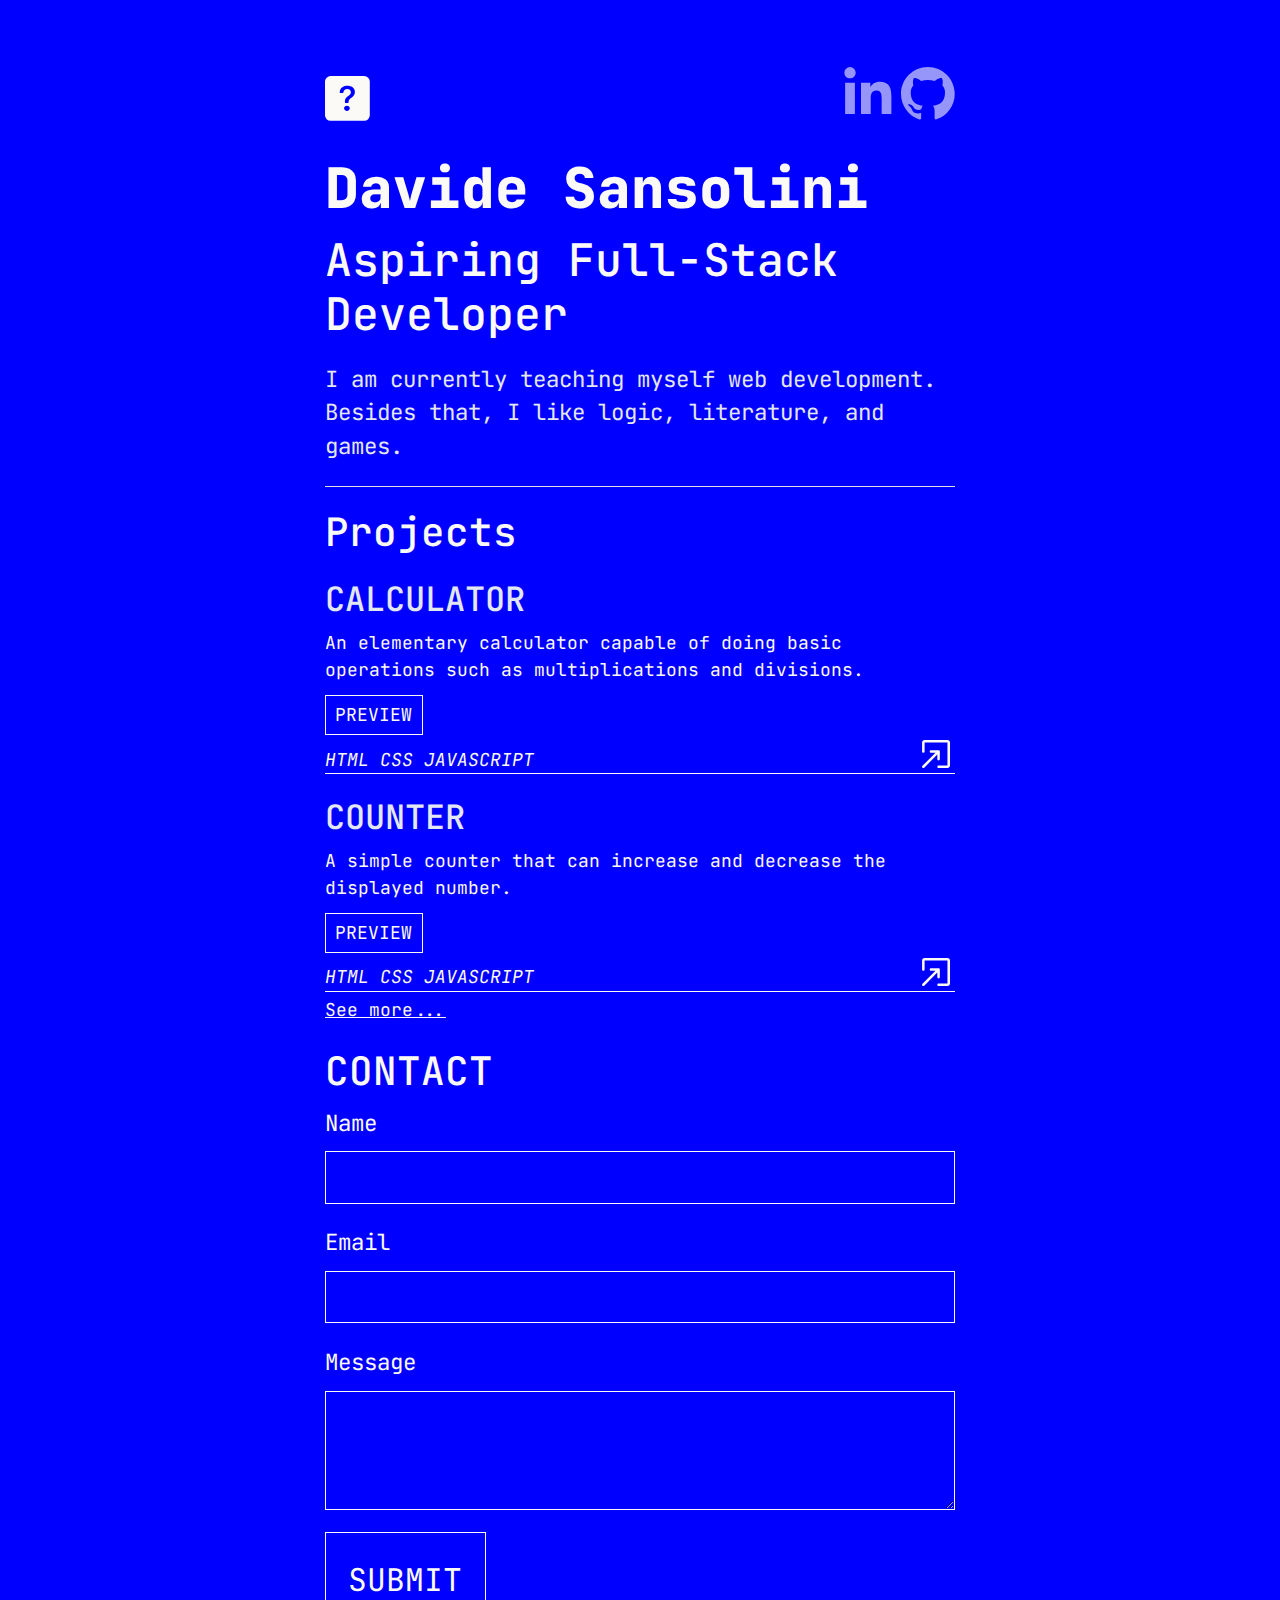
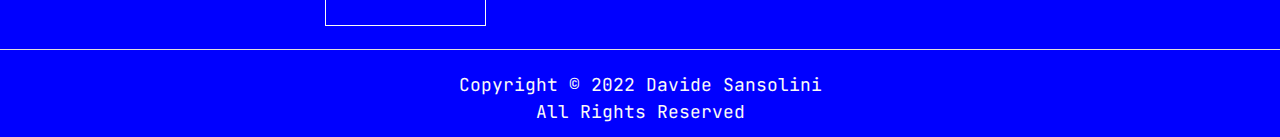
<file: index.html>
<!DOCTYPE html>
<html lang="en">
<head>
  <meta charset="UTF-8">
  <meta http-equiv="X-UA-Compatible" content="IE=edge">
  <meta name="viewport" content="width=device-width, initial-scale=1.0">
  <title>Portfolio Website</title>
  <link rel="stylesheet" href="./assets/css/main.css"
  crossOrigin="anonymous">
</head>
<body class="bg-primary px-4 pt-4 pr-sm-5 pl-lg-5">
  <div class="body-main-container mt-md-4 mx-lg-auto text-light">
    <header>
      <nav class="mb-4 d-flex justify-content-between">
        <div class="header-color-icon">
          <svg id="colorChanger" xmlns="http://www.w3.org/2000/svg" width="16" height="16" fill="currentColor" class="bi bi-question-square-fill" viewBox="0 0 16 16"> <path d="M2 0a2 2 0 0 0-2 2v12a2 2 0 0 0 2 2h12a2 2 0 0 0 2-2V2a2 2 0 0 0-2-2H2zm3.496 6.033a.237.237 0 0 1-.24-.247C5.35 4.091 6.737 3.5 8.005 3.5c1.396 0 2.672.73 2.672 2.24 0 1.08-.635 1.594-1.244 2.057-.737.559-1.01.768-1.01 1.486v.105a.25.25 0 0 1-.25.25h-.81a.25.25 0 0 1-.25-.246l-.004-.217c-.038-.927.495-1.498 1.168-1.987.59-.444.965-.736.965-1.371 0-.825-.628-1.168-1.314-1.168-.803 0-1.253.478-1.342 1.134-.018.137-.128.25-.266.25h-.825zm2.325 6.443c-.584 0-1.009-.394-1.009-.927 0-.552.425-.94 1.01-.94.609 0 1.028.388 1.028.94 0 .533-.42.927-1.029.927z"/> </svg> 
          <svg id="toDefault" class="d-none" xmlns="http://www.w3.org/2000/svg" width="16" height="16" fill="currentColor" class="bi bi-arrow-counterclockwise" viewBox="0 0 16 16"> <path fill-rule="evenodd" d="M8 3a5 5 0 1 1-4.546 2.914.5.5 0 0 0-.908-.417A6 6 0 1 0 8 2v1z"/> <path d="M8 4.466V.534a.25.25 0 0 0-.41-.192L5.23 2.308a.25.25 0 0 0 0 .384l2.36 1.966A.25.25 0 0 0 8 4.466z"/> </svg> 
        </div>
        <div class="header-contact-container">
          <a class="header-contact-icon" href="https://www.linkedin.com/in/davide-sansolini-a86000171/" target="_blank">
            <svg class="header-contact-icon-svg"  xmlns="http://www.w3.org/2000/svg"  viewBox="0 0 448 512"><path d="M100.28 448H7.4V148.9h92.88zM53.79 108.1C24.09 108.1 0 83.5 0 53.8a53.79 53.79 0 0 1 107.58 0c0 29.7-24.1 54.3-53.79 54.3zM447.9 448h-92.68V302.4c0-34.7-.7-79.2-48.29-79.2-48.29 0-55.69 37.7-55.69 76.7V448h-92.78V148.9h89.08v40.8h1.3c12.4-23.5 42.69-48.3 87.88-48.3 94 0 111.28 61.9 111.28 142.3V448z"/></svg> 
          </a>
          <a class="header-contact-icon" href="https://github.com/Zuptu" target="_blank">
            <svg  class="header-contact-icon-svg" xmlns="http://www.w3.org/2000/svg" ontouchstart="" width="24" height="24" viewBox="0 0 24 24"><path d="M12 0c-6.626 0-12 5.373-12 12 0 5.302 3.438 9.8 8.207 11.387.599.111.793-.261.793-.577v-2.234c-3.338.726-4.033-1.416-4.033-1.416-.546-1.387-1.333-1.756-1.333-1.756-1.089-.745.083-.729.083-.729 1.205.084 1.839 1.237 1.839 1.237 1.07 1.834 2.807 1.304 3.492.997.107-.775.418-1.305.762-1.604-2.665-.305-5.467-1.334-5.467-5.931 0-1.311.469-2.381 1.236-3.221-.124-.303-.535-1.524.117-3.176 0 0 1.008-.322 3.301 1.23.957-.266 1.983-.399 3.003-.404 1.02.005 2.047.138 3.006.404 2.291-1.552 3.297-1.23 3.297-1.23.653 1.653.242 2.874.118 3.176.77.84 1.235 1.911 1.235 3.221 0 4.609-2.807 5.624-5.479 5.921.43.372.823 1.102.823 2.222v3.293c0 .319.192.694.801.576 4.765-1.589 8.199-6.086 8.199-11.386 0-6.627-5.373-12-12-12z"/></svg>
          </a>
        </div>
        
      </nav>
      
      <div>
        <h1 class="font-weight-bold-custom"> Davide Sansolini</h1>
        <p class="h2 mb-3"> Aspiring Full-Stack Developer</p2>
        <p id="textSecondary"class="header-description text-secondary">I am currently teaching myself web development. <br> Besides that, I like logic, literature, and games.</p>
      </div>
  
    </header>
    <hr class="bg-light">
    <main>
      <section aria-label="Projects">
        <h3 class="mb-3">Projects</h3>
        <div class="main-info-container border-bottom border-light mb-2
        position-relative">
          <div class="h4 text-secondary">CALCULATOR</div>
          <p class="small mb-2"> An elementary calculator capable of doing basic operations such as multiplications and divisions.</p>
          <button type="button" class="preview-button btn btn-outline-light main-preview-btn p-1">PREVIEW
          </button>
        


          <div class="main-preview-box p-2 border border-top-0 border-bottom-0 border-light  m-5 position-absolute"> <img class="main-preview-img" src="../assets/img/calculator-gif.gif" alt=""> 
            <span class="main-preview-custom-border-top small border border-light border-left-0 border-bottom-0
            position-absolute"> </span>
            <span class="main-preview-custom-border-bottom small border border-light border-left-0 border-bottom-0
            position-absolute"> </span>
          </div>

          <div class="d-flex justify-content-between">
            <span class="span small mt-2 italic italic"> HTML CSS JAVASCRIPT</span>
            <a href="./projects/calculator" class="main-icon
            text-light" target="_blank"><svg width="15" height="15" viewBox="0 0 15 15" fill="none" xmlns="http://www.w3.org/2000/svg"> <path fill-rule="evenodd" clip-rule="evenodd" d="M12 13C12.5523 13 13 12.5523 13 12V3C13 2.44771 12.5523 2 12 2H3C2.44771 2 2 2.44771 2 3V6.5C2 6.77614 2.22386 7 2.5 7C2.77614 7 3 6.77614 3 6.5V3H12V12H8.5C8.22386 12 8 12.2239 8 12.5C8 12.7761 8.22386 13 8.5 13H12ZM9 6.5C9 6.5001 9 6.50021 9 6.50031V6.50035V9.5C9 9.77614 8.77614 10 8.5 10C8.22386 10 8 9.77614 8 9.5V7.70711L2.85355 12.8536C2.65829 13.0488 2.34171 13.0488 2.14645 12.8536C1.95118 12.6583 1.95118 12.3417 2.14645 12.1464L7.29289 7H5.5C5.22386 7 5 6.77614 5 6.5C5 6.22386 5.22386 6 5.5 6H8.5C8.56779 6 8.63244 6.01349 8.69139 6.03794C8.74949 6.06198 8.80398 6.09744 8.85143 6.14433C8.94251 6.23434 8.9992 6.35909 8.99999 6.49708L8.99999 6.49738" fill="currentColor"/> </svg></a>
          </div>
        </div>
        <div class="main-info-container border-bottom border-light position-relative">
          <div class="h4 text-secondary mt-3">COUNTER</div>
          <p class="small mb-2"> A simple counter that can increase and decrease the displayed number.</p>
          <button type="button" class="preview-button btn btn-outline-light main-preview-btn p-1">PREVIEW</button>
          

          <div class="main-preview-box p-2 border border-top-0 border-bottom-0 border-light  m-5 position-absolute"> <img class="main-preview-img" src="../assets/img/counter-gif.gif" alt=""> 
            <span class="main-preview-custom-border-top small border border-light border-left-0 border-bottom-0
            position-absolute"> </span>
            <span class="main-preview-custom-border-bottom small border border-light border-left-0 border-bottom-0
            position-absolute"> </span>
          </div>

          <div class="d-flex justify-content-between">
            <span class="span small mt-2 italic italic"> HTML CSS JAVASCRIPT</span>
            <a href="./projects/counter/" class="main-icon text-light" target="_blank"><svg width="15" height="15" viewBox="0 0 15 15" fill="none" xmlns="http://www.w3.org/2000/svg"> <path fill-rule="evenodd" clip-rule="evenodd" d="M12 13C12.5523 13 13 12.5523 13 12V3C13 2.44771 12.5523 2 12 2H3C2.44771 2 2 2.44771 2 3V6.5C2 6.77614 2.22386 7 2.5 7C2.77614 7 3 6.77614 3 6.5V3H12V12H8.5C8.22386 12 8 12.2239 8 12.5C8 12.7761 8.22386 13 8.5 13H12ZM9 6.5C9 6.5001 9 6.50021 9 6.50031V6.50035V9.5C9 9.77614 8.77614 10 8.5 10C8.22386 10 8 9.77614 8 9.5V7.70711L2.85355 12.8536C2.65829 13.0488 2.34171 13.0488 2.14645 12.8536C1.95118 12.6583 1.95118 12.3417 2.14645 12.1464L7.29289 7H5.5C5.22386 7 5 6.77614 5 6.5C5 6.22386 5.22386 6 5.5 6H8.5C8.56779 6 8.63244 6.01349 8.69139 6.03794C8.74949 6.06198 8.80398 6.09744 8.85143 6.14433C8.94251 6.23434 8.9992 6.35909 8.99999 6.49708L8.99999 6.49738" fill="currentColor"/> </svg></a>
          </div>
        </div>
        <a href="./projects/projects_main/" class="small underlined text-light"> See more...</a>
      </section>

      <section aria-label="Form" class="mt-3">
        <h3> CONTACT </h3>
        <form id="firstForm">
          <div class="form-group">
            <label for="contact-name">Name</label>
            <input type="text" class="form-control rounded-0" id="name" required>
          </div>
          <div class="form-group">
            <label for="contact-email">Email</label>
            <input type="email" class="form-control rounded-0" id="email" required>
          </div>
          <div class="form-group">
            <label for="contact-textarea">Message</label>
            <textarea class="form-control rounded-0" id="message" rows="3" required></textarea>
          </div>
          <button class="btn btn-outline-light form-submit-btn p-3 rounded-0" type="submit">SUBMIT</button>
        </section>
        </form>
    </main> 
  </div>  
  <hr class="bg-light footer-line">
  <footer class="text-light small d-flex flex-column text-center pb-2">
    <span>Copyright © 2022 Davide Sansolini </span>
    <span> All Rights Reserved </span>
  </footer>

  <script src="./assets/js/script.js"></script>

  <script>

    let firstForm = document.getElementById("firstForm");
    let fieldList = document.querySelectorAll('#firstForm > div');

    firstForm.addEventListener("submit", (e) => {
      e.preventDefault();
      console.log("***The form has been submitted***");
      for (let field of fieldList) {
      let input = field.lastElementChild;
      input.value = "";
    }
    })
  </script>
</body>
  
</html>
</file>
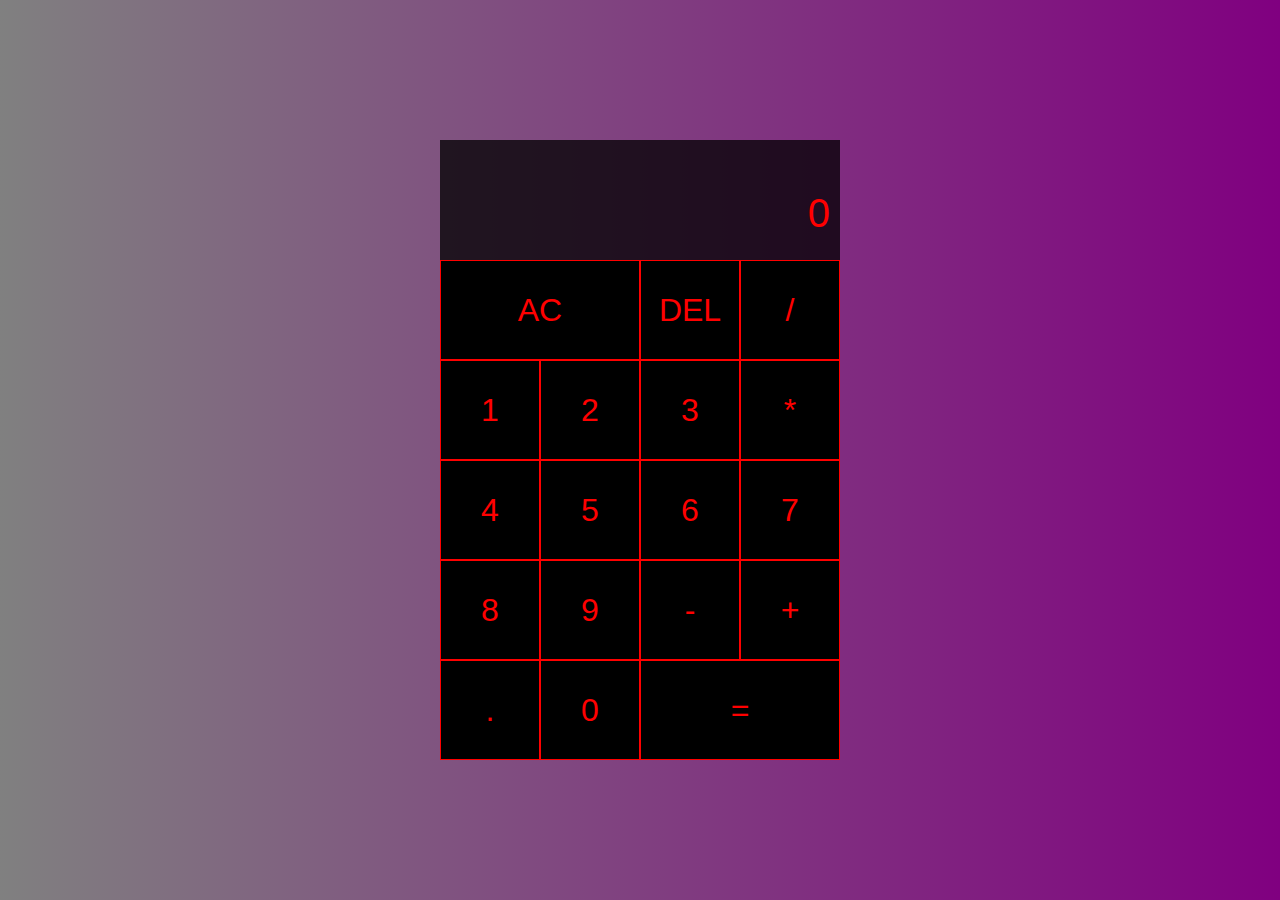
<file: projects/calculator/index.html>
<!DOCTYPE html>
<html lang="en">
<head>
  <meta charset="UTF-8">
  <meta http-equiv="X-UA-Compatible" content="IE=edge">
  <meta name="viewport" content="width=device-width, initial-scale=1.0">
  <title>Calculator</title>
  <link rel="stylesheet" href="style.css">
  <script src="script.js" defer></script>
</head>
<body>
  <div class="calculator-grid">
    <div class="output"> 
      <div class="previous-output"></div>
      <div class="current-output">0</div>
    </div>
    <button class="span-two" id="ac"> AC </button>
    <button id="del"> DEL </button>
    <button id="division" class="operand">/</button>
    <button> 1 </button>
    <button> 2 </button>
    <button> 3 </button>
    <button class="operand"> * </button>
    <button> 4 </button>
    <button> 5 </button>
    <button> 6 </button>
    <button> 7 </button>
    <button> 8 </button>
    <button> 9 </button>
    <button class="operand"> - </button>
    <button class="operand"> + </button>
    <button id="dot"> . </button>
    <button> 0 </button>
    <button class="span-two" id="equal"> = </button>
    </div>
  </div>
  
</body>
</html>
</file>
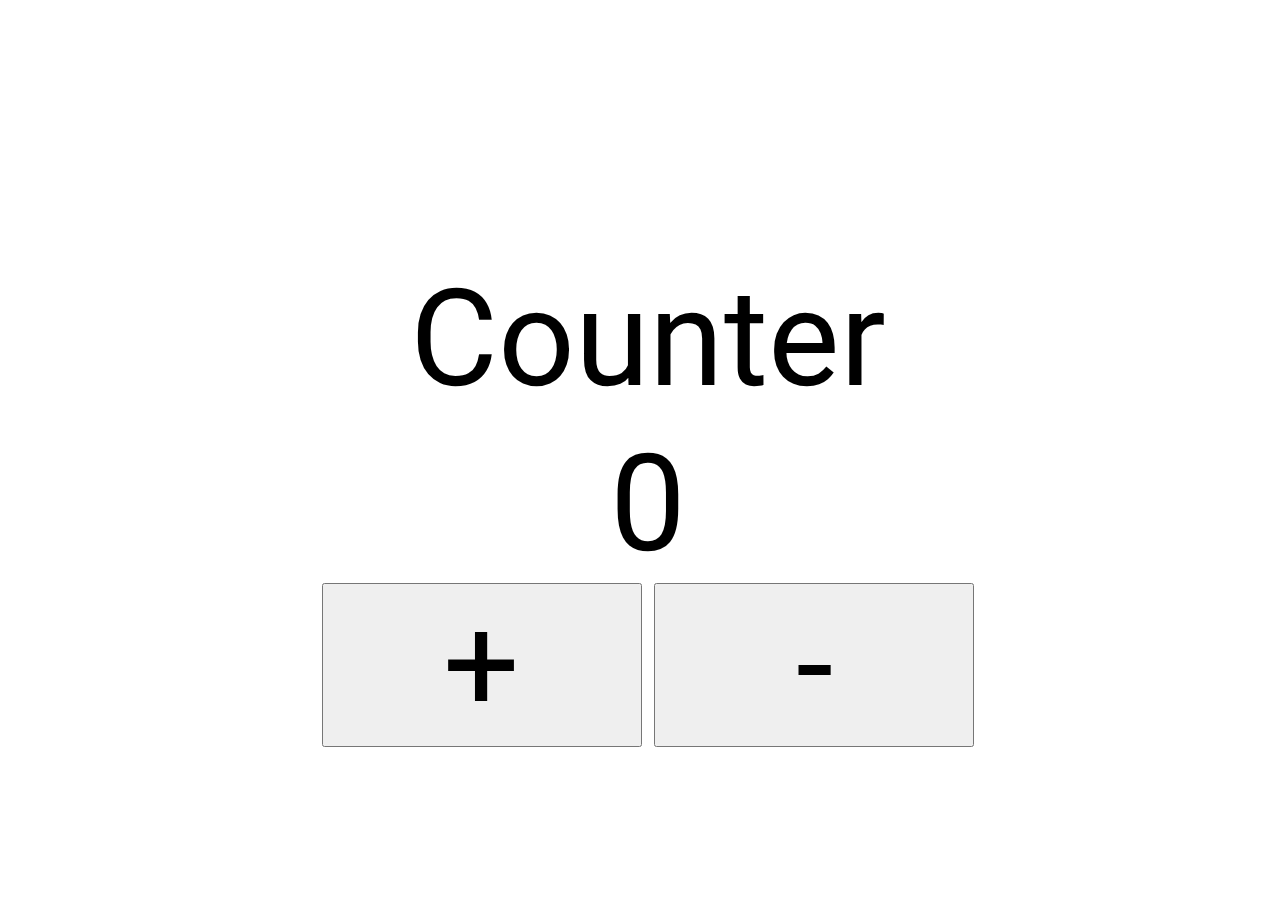
<file: projects/counter/index.html>
<!DOCTYPE html>
<html lang="en">
<head>
  <meta charset="UTF-8">
  <meta http-equiv="X-UA-Compatible" content="IE=edge">
  <meta name="viewport" content="width=device-width, initial-scale=1.0">
  <link rel="stylesheet" href="style.css">
  <title>Counter</title>
</head>
<body>
  <div class="container">
    <h1> Counter</h1>
    <span id="output"> 0 </span>
    <div class="btn"> 
      <button id="increase">+</button>
      <button id="decrease">-</button>
    </div>

  </div>
  

  <script>

    decrease.addEventListener ("click", () => {
      if (output.innerHTML>0) { 
        output.innerHTML = `${+output.innerHTML - 1}`
      }
    })
    
    increase.addEventListener ("click", () => {
      output.innerHTML = `${+output.innerHTML + 1}`
    })

    

  </script>
</body>
</html>
</file>
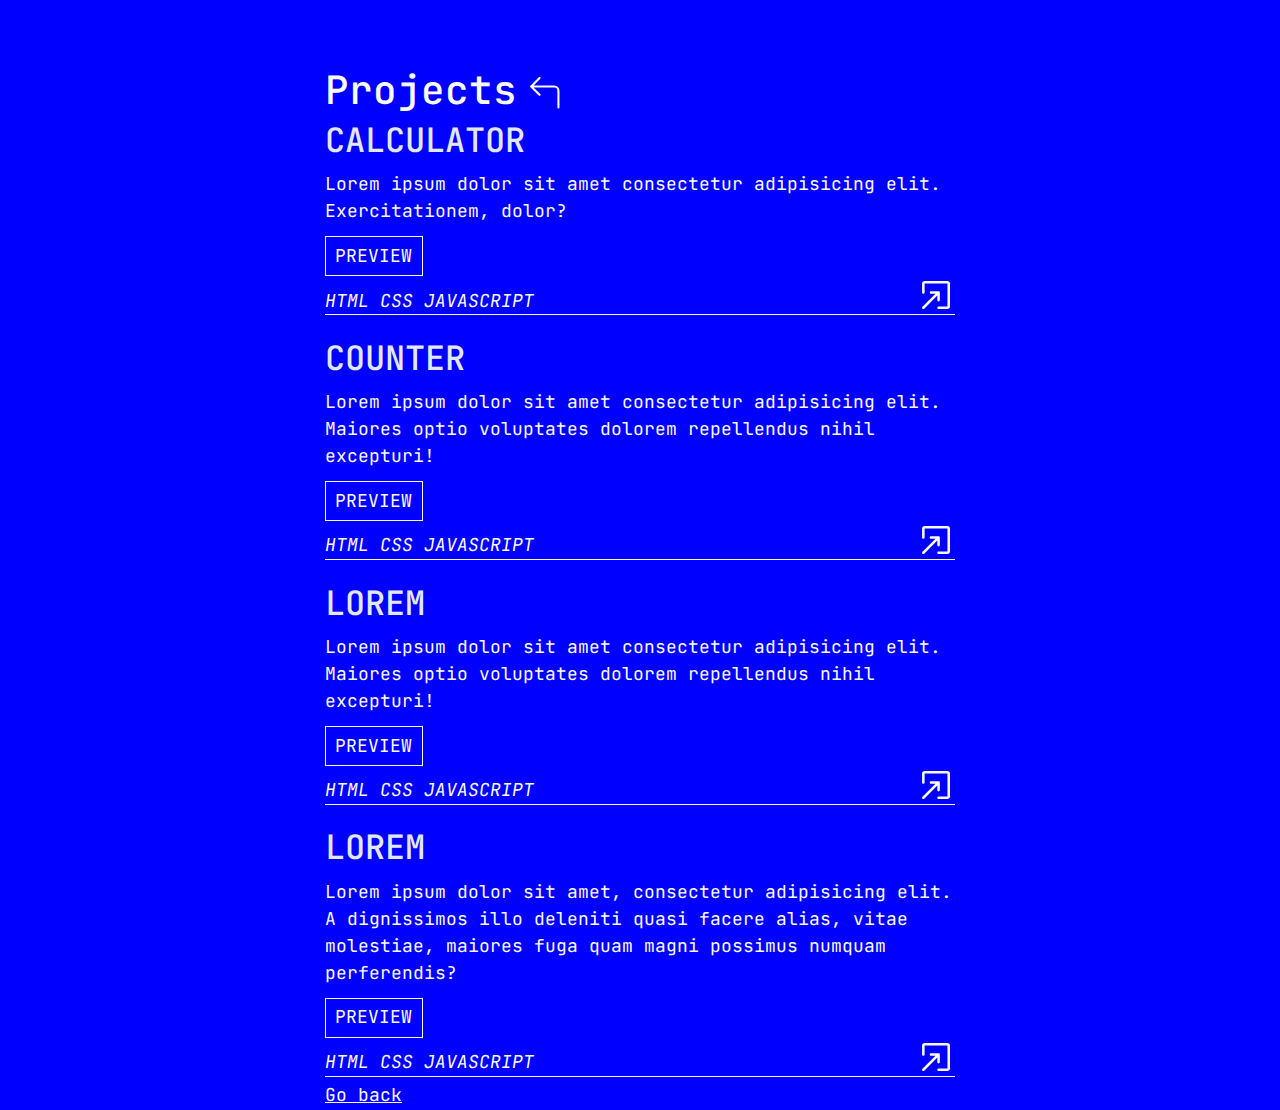
<file: projects/projects_main/index.html>
<!DOCTYPE html>
<html lang="en">
<head>
  <meta charset="UTF-8">
  <meta http-equiv="X-UA-Compatible" content="IE=edge">
  <meta name="viewport" content="width=device-width, initial-scale=1.0">
  <title>Projects</title>
  <link rel="stylesheet" href="../css/projects-main.css">
  <link rel="stylesheet" href="style.css">
</head>
<body class="bg-primary px-4 pt-4 pr-sm-5 pl-lg-5">
  <div class="body-main-container mt-md-4 mx-lg-auto text-light">
    <header class="d-flex align-items-center">
      <h3 class="mb-1 mr-2">Projects</h3>
      <a href="../../">
        <svg xmlns="http://www.w3.org/2000/svg" width="16" height="16" fill="currentColor" class="bi bi-arrow-90deg-left" viewBox="0 0 16 16"> <path fill-rule="evenodd" d="M1.146 4.854a.5.5 0 0 1 0-.708l4-4a.5.5 0 1 1 .708.708L2.707 4H12.5A2.5 2.5 0 0 1 15 6.5v8a.5.5 0 0 1-1 0v-8A1.5 1.5 0 0 0 12.5 5H2.707l3.147 3.146a.5.5 0 1 1-.708.708l-4-4z"/> </svg> 
      </a>
    </header>
    <main>
      <div class="main-info-container border-bottom border-light mb-2
      position-relative">
        <div class="h4 text-secondary">CALCULATOR</div>
        <p class="small mb-2"> Lorem ipsum dolor sit amet consectetur adipisicing elit. Exercitationem, dolor?</p>
        <button type="button" class="preview-button btn btn-outline-light main-preview-btn p-1">PREVIEW
        </button>
      


        <div class="main-preview-box p-2 border border-top-0 border-bottom-0 border-light  m-5 position-absolute"> <img class="main-preview-img" src="../../assets/img/calculator-gif.gif" alt=""> 
          <span class="main-preview-custom-border-top small border border-light border-left-0 border-bottom-0
          position-absolute"> </span>
          <span class="main-preview-custom-border-bottom small border border-light border-left-0 border-bottom-0
          position-absolute"> </span>
        </div>

        <div class="d-flex justify-content-between">
          <span class="span small mt-2 italic italic"> HTML CSS JAVASCRIPT</span>
          <a href="../../projects/calculator/" class="main-icon
          text-light" target="_blank"><svg width="15" height="15" viewBox="0 0 15 15" fill="none" xmlns="http://www.w3.org/2000/svg"> <path fill-rule="evenodd" clip-rule="evenodd" d="M12 13C12.5523 13 13 12.5523 13 12V3C13 2.44771 12.5523 2 12 2H3C2.44771 2 2 2.44771 2 3V6.5C2 6.77614 2.22386 7 2.5 7C2.77614 7 3 6.77614 3 6.5V3H12V12H8.5C8.22386 12 8 12.2239 8 12.5C8 12.7761 8.22386 13 8.5 13H12ZM9 6.5C9 6.5001 9 6.50021 9 6.50031V6.50035V9.5C9 9.77614 8.77614 10 8.5 10C8.22386 10 8 9.77614 8 9.5V7.70711L2.85355 12.8536C2.65829 13.0488 2.34171 13.0488 2.14645 12.8536C1.95118 12.6583 1.95118 12.3417 2.14645 12.1464L7.29289 7H5.5C5.22386 7 5 6.77614 5 6.5C5 6.22386 5.22386 6 5.5 6H8.5C8.56779 6 8.63244 6.01349 8.69139 6.03794C8.74949 6.06198 8.80398 6.09744 8.85143 6.14433C8.94251 6.23434 8.9992 6.35909 8.99999 6.49708L8.99999 6.49738" fill="currentColor"/> </svg></a>
        </div>
      </div>
      <div class="main-info-container border-bottom border-light position-relative">
        <div class="h4 text-secondary mt-3">COUNTER</div>
        <p class="small mb-2"> Lorem ipsum dolor sit amet consectetur adipisicing elit. Maiores optio voluptates dolorem repellendus nihil excepturi!</p>
        <button type="button" class="preview-button btn btn-outline-light main-preview-btn p-1">PREVIEW</button>

        <div class="main-preview-box p-2 border border-top-0 border-bottom-0 border-light  m-5 position-absolute"> <img class="main-preview-img" src="../../assets/img/counter-gif.gif" alt=""> 
          <span class="main-preview-custom-border-top small border border-light border-left-0 border-bottom-0
          position-absolute"> </span>
          <span class="main-preview-custom-border-bottom small border border-light border-left-0 border-bottom-0
          position-absolute"> </span>
        </div>
        
        <div class="d-flex justify-content-between">
          <span class="span small mt-2 italic italic"> HTML CSS JAVASCRIPT</span>
          <a href="../../projects/counter/" class="main-icon text-light" target="_blank"><svg width="15" height="15" viewBox="0 0 15 15" fill="none" xmlns="http://www.w3.org/2000/svg"> <path fill-rule="evenodd" clip-rule="evenodd" d="M12 13C12.5523 13 13 12.5523 13 12V3C13 2.44771 12.5523 2 12 2H3C2.44771 2 2 2.44771 2 3V6.5C2 6.77614 2.22386 7 2.5 7C2.77614 7 3 6.77614 3 6.5V3H12V12H8.5C8.22386 12 8 12.2239 8 12.5C8 12.7761 8.22386 13 8.5 13H12ZM9 6.5C9 6.5001 9 6.50021 9 6.50031V6.50035V9.5C9 9.77614 8.77614 10 8.5 10C8.22386 10 8 9.77614 8 9.5V7.70711L2.85355 12.8536C2.65829 13.0488 2.34171 13.0488 2.14645 12.8536C1.95118 12.6583 1.95118 12.3417 2.14645 12.1464L7.29289 7H5.5C5.22386 7 5 6.77614 5 6.5C5 6.22386 5.22386 6 5.5 6H8.5C8.56779 6 8.63244 6.01349 8.69139 6.03794C8.74949 6.06198 8.80398 6.09744 8.85143 6.14433C8.94251 6.23434 8.9992 6.35909 8.99999 6.49708L8.99999 6.49738" fill="currentColor"/> </svg></a>
        </div>
      </div>


      <div class="main-info-container border-bottom border-light position-relative">
        <div class="h4 text-secondary mt-3">LOREM</div>
        <p class="small mb-2"> Lorem ipsum dolor sit amet consectetur adipisicing elit. Maiores optio voluptates dolorem repellendus nihil excepturi!</p>
        <button type="button" class="preview-button btn btn-outline-light main-preview-btn p-1">PREVIEW</button>
        
        <div class="d-flex justify-content-between">
          <span class="span small mt-2 italic italic"> HTML CSS JAVASCRIPT</span>
          <a href="" class="main-icon text-light" target="_blank"><svg width="15" height="15" viewBox="0 0 15 15" fill="none" xmlns="http://www.w3.org/2000/svg"> <path fill-rule="evenodd" clip-rule="evenodd" d="M12 13C12.5523 13 13 12.5523 13 12V3C13 2.44771 12.5523 2 12 2H3C2.44771 2 2 2.44771 2 3V6.5C2 6.77614 2.22386 7 2.5 7C2.77614 7 3 6.77614 3 6.5V3H12V12H8.5C8.22386 12 8 12.2239 8 12.5C8 12.7761 8.22386 13 8.5 13H12ZM9 6.5C9 6.5001 9 6.50021 9 6.50031V6.50035V9.5C9 9.77614 8.77614 10 8.5 10C8.22386 10 8 9.77614 8 9.5V7.70711L2.85355 12.8536C2.65829 13.0488 2.34171 13.0488 2.14645 12.8536C1.95118 12.6583 1.95118 12.3417 2.14645 12.1464L7.29289 7H5.5C5.22386 7 5 6.77614 5 6.5C5 6.22386 5.22386 6 5.5 6H8.5C8.56779 6 8.63244 6.01349 8.69139 6.03794C8.74949 6.06198 8.80398 6.09744 8.85143 6.14433C8.94251 6.23434 8.9992 6.35909 8.99999 6.49708L8.99999 6.49738" fill="currentColor"/> </svg></a>
        </div>
      </div>

      <div class="main-info-container border-bottom border-light position-relative">
        <div class="h4 text-secondary mt-3">LOREM</div>
        <p class="small mb-2"> Lorem ipsum dolor sit amet, consectetur adipisicing elit. A dignissimos illo deleniti quasi facere alias, vitae molestiae, maiores fuga quam magni possimus numquam perferendis?</p>
        <button type="button" class="preview-button btn btn-outline-light main-preview-btn p-1">PREVIEW</button>
        

        <div class="d-flex justify-content-between">
          <span class="span small mt-2 italic italic"> HTML CSS JAVASCRIPT</span>
          <a href="" class="main-icon text-light" target="_blank"><svg width="15" height="15" viewBox="0 0 15 15" fill="none" xmlns="http://www.w3.org/2000/svg"> <path fill-rule="evenodd" clip-rule="evenodd" d="M12 13C12.5523 13 13 12.5523 13 12V3C13 2.44771 12.5523 2 12 2H3C2.44771 2 2 2.44771 2 3V6.5C2 6.77614 2.22386 7 2.5 7C2.77614 7 3 6.77614 3 6.5V3H12V12H8.5C8.22386 12 8 12.2239 8 12.5C8 12.7761 8.22386 13 8.5 13H12ZM9 6.5C9 6.5001 9 6.50021 9 6.50031V6.50035V9.5C9 9.77614 8.77614 10 8.5 10C8.22386 10 8 9.77614 8 9.5V7.70711L2.85355 12.8536C2.65829 13.0488 2.34171 13.0488 2.14645 12.8536C1.95118 12.6583 1.95118 12.3417 2.14645 12.1464L7.29289 7H5.5C5.22386 7 5 6.77614 5 6.5C5 6.22386 5.22386 6 5.5 6H8.5C8.56779 6 8.63244 6.01349 8.69139 6.03794C8.74949 6.06198 8.80398 6.09744 8.85143 6.14433C8.94251 6.23434 8.9992 6.35909 8.99999 6.49708L8.99999 6.49738" fill="currentColor"/> </svg></a>
        </div>
      </div>
      <a href="../../" class="small underlined text-light">Go back</a>


    </main>
  </div>
  <script src="../../assets/js/script.js">
  </script>

  
  
</body>
</html>
</file>
<file: assets/css/main.css>
@charset "UTF-8";
@import url("https://fonts.googleapis.com/css2?family=JetBrains+Mono:ital,wght@0,400;0,600;0,800;1,400&display=swap");
:root {
  --blue: #007bff;
  --indigo: #6610f2;
  --purple: #6f42c1;
  --pink: #e83e8c;
  --red: #dc3545;
  --orange: #fd7e14;
  --yellow: #ffc107;
  --green: #28a745;
  --teal: #20c997;
  --cyan: #17a2b8;
  --white: #fff;
  --gray: #6c757d;
  --gray-dark: #343a40;
  --primary: #0000ff;
  --secondary: #e3e7f1;
  --success: #28a745;
  --info: #17a2b8;
  --warning: #ffc107;
  --danger: #dc3545;
  --light: #fbfaf7;
  --dark: #171515;
  --breakpoint-xs: 0;
  --breakpoint-sm: 576px;
  --breakpoint-md: 768px;
  --breakpoint-lg: 992px;
  --breakpoint-xl: 1200px;
  --font-family-sans-serif: -apple-system, BlinkMacSystemFont, "Segoe UI", Roboto, "Helvetica Neue", Arial, sans-serif, "Apple Color Emoji", "Segoe UI Emoji", "Segoe UI Symbol", "Noto Color Emoji";
  --font-family-monospace: SFMono-Regular, Menlo, Monaco, Consolas, "Liberation Mono", "Courier New", monospace;
}

*,
*::before,
*::after {
  box-sizing: border-box;
}

html {
  font-family: sans-serif;
  line-height: 1.15;
  -webkit-text-size-adjust: 100%;
  -ms-text-size-adjust: 100%;
  -ms-overflow-style: scrollbar;
  -webkit-tap-highlight-color: rgba(0, 0, 0, 0);
}

@-ms-viewport {
  width: device-width;
}
article, aside, figcaption, figure, footer, header, hgroup, main, nav, section {
  display: block;
}

body {
  margin: 0;
  font-family: -apple-system, BlinkMacSystemFont, "Segoe UI", Roboto, "Helvetica Neue", Arial, sans-serif, "Apple Color Emoji", "Segoe UI Emoji", "Segoe UI Symbol", "Noto Color Emoji";
  font-size: 1rem;
  font-weight: 400;
  line-height: 1.5;
  color: #212529;
  text-align: left;
  background-color: #fff;
}

[tabindex="-1"]:focus {
  outline: 0 !important;
}

hr {
  box-sizing: content-box;
  height: 0;
  overflow: visible;
}

h1, h2, h3, h4, h5, h6 {
  margin-top: 0;
  margin-bottom: 0.5rem;
}

p {
  margin-top: 0;
  margin-bottom: 1rem;
}

abbr[title],
abbr[data-original-title] {
  text-decoration: underline;
  -webkit-text-decoration: underline dotted;
          text-decoration: underline dotted;
  cursor: help;
  border-bottom: 0;
}

address {
  margin-bottom: 1rem;
  font-style: normal;
  line-height: inherit;
}

ol,
ul,
dl {
  margin-top: 0;
  margin-bottom: 1rem;
}

ol ol,
ul ul,
ol ul,
ul ol {
  margin-bottom: 0;
}

dt {
  font-weight: 700;
}

dd {
  margin-bottom: 0.5rem;
  margin-left: 0;
}

blockquote {
  margin: 0 0 1rem;
}

dfn {
  font-style: italic;
}

b,
strong {
  font-weight: bolder;
}

small {
  font-size: 80%;
}

sub,
sup {
  position: relative;
  font-size: 75%;
  line-height: 0;
  vertical-align: baseline;
}

sub {
  bottom: -0.25em;
}

sup {
  top: -0.5em;
}

a {
  color: #0000ff;
  text-decoration: none;
  background-color: transparent;
  -webkit-text-decoration-skip: objects;
}
a:hover {
  color: #0000b3;
  text-decoration: underline;
}

a:not([href]):not([tabindex]) {
  color: inherit;
  text-decoration: none;
}
a:not([href]):not([tabindex]):hover, a:not([href]):not([tabindex]):focus {
  color: inherit;
  text-decoration: none;
}
a:not([href]):not([tabindex]):focus {
  outline: 0;
}

pre,
code,
kbd,
samp {
  font-family: SFMono-Regular, Menlo, Monaco, Consolas, "Liberation Mono", "Courier New", monospace;
  font-size: 1em;
}

pre {
  margin-top: 0;
  margin-bottom: 1rem;
  overflow: auto;
  -ms-overflow-style: scrollbar;
}

figure {
  margin: 0 0 1rem;
}

img {
  vertical-align: middle;
  border-style: none;
}

svg {
  overflow: hidden;
  vertical-align: middle;
}

table {
  border-collapse: collapse;
}

caption {
  padding-top: 0.75rem;
  padding-bottom: 0.75rem;
  color: #6c757d;
  text-align: left;
  caption-side: bottom;
}

th {
  text-align: inherit;
}

label {
  display: inline-block;
  margin-bottom: 0.5rem;
}

button {
  border-radius: 0;
}

button:focus {
  outline: 1px dotted;
  outline: 5px auto -webkit-focus-ring-color;
}

input,
button,
select,
optgroup,
textarea {
  margin: 0;
  font-family: inherit;
  font-size: inherit;
  line-height: inherit;
}

button,
input {
  overflow: visible;
}

button,
select {
  text-transform: none;
}

button,
html [type=button],
[type=reset],
[type=submit] {
  -webkit-appearance: button;
}

button::-moz-focus-inner,
[type=button]::-moz-focus-inner,
[type=reset]::-moz-focus-inner,
[type=submit]::-moz-focus-inner {
  padding: 0;
  border-style: none;
}

input[type=radio],
input[type=checkbox] {
  box-sizing: border-box;
  padding: 0;
}

input[type=date],
input[type=time],
input[type=datetime-local],
input[type=month] {
  -webkit-appearance: listbox;
}

textarea {
  overflow: auto;
  resize: vertical;
}

fieldset {
  min-width: 0;
  padding: 0;
  margin: 0;
  border: 0;
}

legend {
  display: block;
  width: 100%;
  max-width: 100%;
  padding: 0;
  margin-bottom: 0.5rem;
  font-size: 1.5rem;
  line-height: inherit;
  color: inherit;
  white-space: normal;
}

progress {
  vertical-align: baseline;
}

[type=number]::-webkit-inner-spin-button,
[type=number]::-webkit-outer-spin-button {
  height: auto;
}

[type=search] {
  outline-offset: -2px;
  -webkit-appearance: none;
}

[type=search]::-webkit-search-cancel-button,
[type=search]::-webkit-search-decoration {
  -webkit-appearance: none;
}

::-webkit-file-upload-button {
  font: inherit;
  -webkit-appearance: button;
}

output {
  display: inline-block;
}

summary {
  display: list-item;
  cursor: pointer;
}

template {
  display: none;
}

[hidden] {
  display: none !important;
}

h1, h2, h3, h4, h5, h6,
.h1, .h2, .h3, .h4, .h5, .h6 {
  margin-bottom: 0.5rem;
  font-family: inherit;
  font-weight: 500;
  line-height: 1.2;
  color: inherit;
}

h1, .h1 {
  font-size: 2.5rem;
}

h2, .h2 {
  font-size: 2rem;
}

h3, .h3 {
  font-size: 1.75rem;
}

h4, .h4 {
  font-size: 1.5rem;
}

h5, .h5 {
  font-size: 1.25rem;
}

h6, .h6 {
  font-size: 1rem;
}

.lead {
  font-size: 1.25rem;
  font-weight: 300;
}

.display-1 {
  font-size: 6rem;
  font-weight: 300;
  line-height: 1.2;
}

.display-2 {
  font-size: 5.5rem;
  font-weight: 300;
  line-height: 1.2;
}

.display-3 {
  font-size: 4.5rem;
  font-weight: 300;
  line-height: 1.2;
}

.display-4 {
  font-size: 3.5rem;
  font-weight: 300;
  line-height: 1.2;
}

hr {
  margin-top: 1rem;
  margin-bottom: 1rem;
  border: 0;
  border-top: 1px solid rgba(0, 0, 0, 0.1);
}

small,
.small {
  font-size: 80%;
  font-weight: 400;
}

mark,
.mark {
  padding: 0.2em;
  background-color: #fcf8e3;
}

.list-unstyled {
  padding-left: 0;
  list-style: none;
}

.list-inline {
  padding-left: 0;
  list-style: none;
}

.list-inline-item {
  display: inline-block;
}
.list-inline-item:not(:last-child) {
  margin-right: 0.5rem;
}

.initialism {
  font-size: 90%;
  text-transform: uppercase;
}

.blockquote {
  margin-bottom: 1rem;
  font-size: 1.25rem;
}

.blockquote-footer {
  display: block;
  font-size: 80%;
  color: #6c757d;
}
.blockquote-footer::before {
  content: "— ";
}

.img-fluid {
  max-width: 100%;
  height: auto;
}

.img-thumbnail {
  padding: 0.25rem;
  background-color: #fff;
  border: 1px solid #dee2e6;
  border-radius: 0.25rem;
  max-width: 100%;
  height: auto;
}

.figure {
  display: inline-block;
}

.figure-img {
  margin-bottom: 0.5rem;
  line-height: 1;
}

.figure-caption {
  font-size: 90%;
  color: #6c757d;
}

code {
  font-size: 87.5%;
  color: #e83e8c;
  word-break: break-word;
}
a > code {
  color: inherit;
}

kbd {
  padding: 0.2rem 0.4rem;
  font-size: 87.5%;
  color: #fff;
  background-color: #212529;
  border-radius: 0.2rem;
}
kbd kbd {
  padding: 0;
  font-size: 100%;
  font-weight: 700;
}

pre {
  display: block;
  font-size: 87.5%;
  color: #212529;
}
pre code {
  font-size: inherit;
  color: inherit;
  word-break: normal;
}

.pre-scrollable {
  max-height: 340px;
  overflow-y: scroll;
}

.container {
  width: 100%;
  padding-right: 15px;
  padding-left: 15px;
  margin-right: auto;
  margin-left: auto;
}
@media (min-width: 576px) {
  .container {
    max-width: 540px;
  }
}
@media (min-width: 768px) {
  .container {
    max-width: 720px;
  }
}
@media (min-width: 992px) {
  .container {
    max-width: 960px;
  }
}
@media (min-width: 1200px) {
  .container {
    max-width: 1140px;
  }
}

.container-fluid {
  width: 100%;
  padding-right: 15px;
  padding-left: 15px;
  margin-right: auto;
  margin-left: auto;
}

.row {
  display: flex;
  flex-wrap: wrap;
  margin-right: -15px;
  margin-left: -15px;
}

.no-gutters {
  margin-right: 0;
  margin-left: 0;
}
.no-gutters > .col,
.no-gutters > [class*=col-] {
  padding-right: 0;
  padding-left: 0;
}

.col-xl,
.col-xl-auto, .col-xl-12, .col-xl-11, .col-xl-10, .col-xl-9, .col-xl-8, .col-xl-7, .col-xl-6, .col-xl-5, .col-xl-4, .col-xl-3, .col-xl-2, .col-xl-1, .col-lg,
.col-lg-auto, .col-lg-12, .col-lg-11, .col-lg-10, .col-lg-9, .col-lg-8, .col-lg-7, .col-lg-6, .col-lg-5, .col-lg-4, .col-lg-3, .col-lg-2, .col-lg-1, .col-md,
.col-md-auto, .col-md-12, .col-md-11, .col-md-10, .col-md-9, .col-md-8, .col-md-7, .col-md-6, .col-md-5, .col-md-4, .col-md-3, .col-md-2, .col-md-1, .col-sm,
.col-sm-auto, .col-sm-12, .col-sm-11, .col-sm-10, .col-sm-9, .col-sm-8, .col-sm-7, .col-sm-6, .col-sm-5, .col-sm-4, .col-sm-3, .col-sm-2, .col-sm-1, .col,
.col-auto, .col-12, .col-11, .col-10, .col-9, .col-8, .col-7, .col-6, .col-5, .col-4, .col-3, .col-2, .col-1 {
  position: relative;
  width: 100%;
  min-height: 1px;
  padding-right: 15px;
  padding-left: 15px;
}

.col {
  flex-basis: 0;
  flex-grow: 1;
  max-width: 100%;
}

.col-auto {
  flex: 0 0 auto;
  width: auto;
  max-width: none;
}

.col-1 {
  flex: 0 0 8.3333333333%;
  max-width: 8.3333333333%;
}

.col-2 {
  flex: 0 0 16.6666666667%;
  max-width: 16.6666666667%;
}

.col-3 {
  flex: 0 0 25%;
  max-width: 25%;
}

.col-4 {
  flex: 0 0 33.3333333333%;
  max-width: 33.3333333333%;
}

.col-5 {
  flex: 0 0 41.6666666667%;
  max-width: 41.6666666667%;
}

.col-6 {
  flex: 0 0 50%;
  max-width: 50%;
}

.col-7 {
  flex: 0 0 58.3333333333%;
  max-width: 58.3333333333%;
}

.col-8 {
  flex: 0 0 66.6666666667%;
  max-width: 66.6666666667%;
}

.col-9 {
  flex: 0 0 75%;
  max-width: 75%;
}

.col-10 {
  flex: 0 0 83.3333333333%;
  max-width: 83.3333333333%;
}

.col-11 {
  flex: 0 0 91.6666666667%;
  max-width: 91.6666666667%;
}

.col-12 {
  flex: 0 0 100%;
  max-width: 100%;
}

.order-first {
  order: -1;
}

.order-last {
  order: 13;
}

.order-0 {
  order: 0;
}

.order-1 {
  order: 1;
}

.order-2 {
  order: 2;
}

.order-3 {
  order: 3;
}

.order-4 {
  order: 4;
}

.order-5 {
  order: 5;
}

.order-6 {
  order: 6;
}

.order-7 {
  order: 7;
}

.order-8 {
  order: 8;
}

.order-9 {
  order: 9;
}

.order-10 {
  order: 10;
}

.order-11 {
  order: 11;
}

.order-12 {
  order: 12;
}

.offset-1 {
  margin-left: 8.3333333333%;
}

.offset-2 {
  margin-left: 16.6666666667%;
}

.offset-3 {
  margin-left: 25%;
}

.offset-4 {
  margin-left: 33.3333333333%;
}

.offset-5 {
  margin-left: 41.6666666667%;
}

.offset-6 {
  margin-left: 50%;
}

.offset-7 {
  margin-left: 58.3333333333%;
}

.offset-8 {
  margin-left: 66.6666666667%;
}

.offset-9 {
  margin-left: 75%;
}

.offset-10 {
  margin-left: 83.3333333333%;
}

.offset-11 {
  margin-left: 91.6666666667%;
}

@media (min-width: 576px) {
  .col-sm {
    flex-basis: 0;
    flex-grow: 1;
    max-width: 100%;
  }
  .col-sm-auto {
    flex: 0 0 auto;
    width: auto;
    max-width: none;
  }
  .col-sm-1 {
    flex: 0 0 8.3333333333%;
    max-width: 8.3333333333%;
  }
  .col-sm-2 {
    flex: 0 0 16.6666666667%;
    max-width: 16.6666666667%;
  }
  .col-sm-3 {
    flex: 0 0 25%;
    max-width: 25%;
  }
  .col-sm-4 {
    flex: 0 0 33.3333333333%;
    max-width: 33.3333333333%;
  }
  .col-sm-5 {
    flex: 0 0 41.6666666667%;
    max-width: 41.6666666667%;
  }
  .col-sm-6 {
    flex: 0 0 50%;
    max-width: 50%;
  }
  .col-sm-7 {
    flex: 0 0 58.3333333333%;
    max-width: 58.3333333333%;
  }
  .col-sm-8 {
    flex: 0 0 66.6666666667%;
    max-width: 66.6666666667%;
  }
  .col-sm-9 {
    flex: 0 0 75%;
    max-width: 75%;
  }
  .col-sm-10 {
    flex: 0 0 83.3333333333%;
    max-width: 83.3333333333%;
  }
  .col-sm-11 {
    flex: 0 0 91.6666666667%;
    max-width: 91.6666666667%;
  }
  .col-sm-12 {
    flex: 0 0 100%;
    max-width: 100%;
  }
  .order-sm-first {
    order: -1;
  }
  .order-sm-last {
    order: 13;
  }
  .order-sm-0 {
    order: 0;
  }
  .order-sm-1 {
    order: 1;
  }
  .order-sm-2 {
    order: 2;
  }
  .order-sm-3 {
    order: 3;
  }
  .order-sm-4 {
    order: 4;
  }
  .order-sm-5 {
    order: 5;
  }
  .order-sm-6 {
    order: 6;
  }
  .order-sm-7 {
    order: 7;
  }
  .order-sm-8 {
    order: 8;
  }
  .order-sm-9 {
    order: 9;
  }
  .order-sm-10 {
    order: 10;
  }
  .order-sm-11 {
    order: 11;
  }
  .order-sm-12 {
    order: 12;
  }
  .offset-sm-0 {
    margin-left: 0;
  }
  .offset-sm-1 {
    margin-left: 8.3333333333%;
  }
  .offset-sm-2 {
    margin-left: 16.6666666667%;
  }
  .offset-sm-3 {
    margin-left: 25%;
  }
  .offset-sm-4 {
    margin-left: 33.3333333333%;
  }
  .offset-sm-5 {
    margin-left: 41.6666666667%;
  }
  .offset-sm-6 {
    margin-left: 50%;
  }
  .offset-sm-7 {
    margin-left: 58.3333333333%;
  }
  .offset-sm-8 {
    margin-left: 66.6666666667%;
  }
  .offset-sm-9 {
    margin-left: 75%;
  }
  .offset-sm-10 {
    margin-left: 83.3333333333%;
  }
  .offset-sm-11 {
    margin-left: 91.6666666667%;
  }
}
@media (min-width: 768px) {
  .col-md {
    flex-basis: 0;
    flex-grow: 1;
    max-width: 100%;
  }
  .col-md-auto {
    flex: 0 0 auto;
    width: auto;
    max-width: none;
  }
  .col-md-1 {
    flex: 0 0 8.3333333333%;
    max-width: 8.3333333333%;
  }
  .col-md-2 {
    flex: 0 0 16.6666666667%;
    max-width: 16.6666666667%;
  }
  .col-md-3 {
    flex: 0 0 25%;
    max-width: 25%;
  }
  .col-md-4 {
    flex: 0 0 33.3333333333%;
    max-width: 33.3333333333%;
  }
  .col-md-5 {
    flex: 0 0 41.6666666667%;
    max-width: 41.6666666667%;
  }
  .col-md-6 {
    flex: 0 0 50%;
    max-width: 50%;
  }
  .col-md-7 {
    flex: 0 0 58.3333333333%;
    max-width: 58.3333333333%;
  }
  .col-md-8 {
    flex: 0 0 66.6666666667%;
    max-width: 66.6666666667%;
  }
  .col-md-9 {
    flex: 0 0 75%;
    max-width: 75%;
  }
  .col-md-10 {
    flex: 0 0 83.3333333333%;
    max-width: 83.3333333333%;
  }
  .col-md-11 {
    flex: 0 0 91.6666666667%;
    max-width: 91.6666666667%;
  }
  .col-md-12 {
    flex: 0 0 100%;
    max-width: 100%;
  }
  .order-md-first {
    order: -1;
  }
  .order-md-last {
    order: 13;
  }
  .order-md-0 {
    order: 0;
  }
  .order-md-1 {
    order: 1;
  }
  .order-md-2 {
    order: 2;
  }
  .order-md-3 {
    order: 3;
  }
  .order-md-4 {
    order: 4;
  }
  .order-md-5 {
    order: 5;
  }
  .order-md-6 {
    order: 6;
  }
  .order-md-7 {
    order: 7;
  }
  .order-md-8 {
    order: 8;
  }
  .order-md-9 {
    order: 9;
  }
  .order-md-10 {
    order: 10;
  }
  .order-md-11 {
    order: 11;
  }
  .order-md-12 {
    order: 12;
  }
  .offset-md-0 {
    margin-left: 0;
  }
  .offset-md-1 {
    margin-left: 8.3333333333%;
  }
  .offset-md-2 {
    margin-left: 16.6666666667%;
  }
  .offset-md-3 {
    margin-left: 25%;
  }
  .offset-md-4 {
    margin-left: 33.3333333333%;
  }
  .offset-md-5 {
    margin-left: 41.6666666667%;
  }
  .offset-md-6 {
    margin-left: 50%;
  }
  .offset-md-7 {
    margin-left: 58.3333333333%;
  }
  .offset-md-8 {
    margin-left: 66.6666666667%;
  }
  .offset-md-9 {
    margin-left: 75%;
  }
  .offset-md-10 {
    margin-left: 83.3333333333%;
  }
  .offset-md-11 {
    margin-left: 91.6666666667%;
  }
}
@media (min-width: 992px) {
  .col-lg {
    flex-basis: 0;
    flex-grow: 1;
    max-width: 100%;
  }
  .col-lg-auto {
    flex: 0 0 auto;
    width: auto;
    max-width: none;
  }
  .col-lg-1 {
    flex: 0 0 8.3333333333%;
    max-width: 8.3333333333%;
  }
  .col-lg-2 {
    flex: 0 0 16.6666666667%;
    max-width: 16.6666666667%;
  }
  .col-lg-3 {
    flex: 0 0 25%;
    max-width: 25%;
  }
  .col-lg-4 {
    flex: 0 0 33.3333333333%;
    max-width: 33.3333333333%;
  }
  .col-lg-5 {
    flex: 0 0 41.6666666667%;
    max-width: 41.6666666667%;
  }
  .col-lg-6 {
    flex: 0 0 50%;
    max-width: 50%;
  }
  .col-lg-7 {
    flex: 0 0 58.3333333333%;
    max-width: 58.3333333333%;
  }
  .col-lg-8 {
    flex: 0 0 66.6666666667%;
    max-width: 66.6666666667%;
  }
  .col-lg-9 {
    flex: 0 0 75%;
    max-width: 75%;
  }
  .col-lg-10 {
    flex: 0 0 83.3333333333%;
    max-width: 83.3333333333%;
  }
  .col-lg-11 {
    flex: 0 0 91.6666666667%;
    max-width: 91.6666666667%;
  }
  .col-lg-12 {
    flex: 0 0 100%;
    max-width: 100%;
  }
  .order-lg-first {
    order: -1;
  }
  .order-lg-last {
    order: 13;
  }
  .order-lg-0 {
    order: 0;
  }
  .order-lg-1 {
    order: 1;
  }
  .order-lg-2 {
    order: 2;
  }
  .order-lg-3 {
    order: 3;
  }
  .order-lg-4 {
    order: 4;
  }
  .order-lg-5 {
    order: 5;
  }
  .order-lg-6 {
    order: 6;
  }
  .order-lg-7 {
    order: 7;
  }
  .order-lg-8 {
    order: 8;
  }
  .order-lg-9 {
    order: 9;
  }
  .order-lg-10 {
    order: 10;
  }
  .order-lg-11 {
    order: 11;
  }
  .order-lg-12 {
    order: 12;
  }
  .offset-lg-0 {
    margin-left: 0;
  }
  .offset-lg-1 {
    margin-left: 8.3333333333%;
  }
  .offset-lg-2 {
    margin-left: 16.6666666667%;
  }
  .offset-lg-3 {
    margin-left: 25%;
  }
  .offset-lg-4 {
    margin-left: 33.3333333333%;
  }
  .offset-lg-5 {
    margin-left: 41.6666666667%;
  }
  .offset-lg-6 {
    margin-left: 50%;
  }
  .offset-lg-7 {
    margin-left: 58.3333333333%;
  }
  .offset-lg-8 {
    margin-left: 66.6666666667%;
  }
  .offset-lg-9 {
    margin-left: 75%;
  }
  .offset-lg-10 {
    margin-left: 83.3333333333%;
  }
  .offset-lg-11 {
    margin-left: 91.6666666667%;
  }
}
@media (min-width: 1200px) {
  .col-xl {
    flex-basis: 0;
    flex-grow: 1;
    max-width: 100%;
  }
  .col-xl-auto {
    flex: 0 0 auto;
    width: auto;
    max-width: none;
  }
  .col-xl-1 {
    flex: 0 0 8.3333333333%;
    max-width: 8.3333333333%;
  }
  .col-xl-2 {
    flex: 0 0 16.6666666667%;
    max-width: 16.6666666667%;
  }
  .col-xl-3 {
    flex: 0 0 25%;
    max-width: 25%;
  }
  .col-xl-4 {
    flex: 0 0 33.3333333333%;
    max-width: 33.3333333333%;
  }
  .col-xl-5 {
    flex: 0 0 41.6666666667%;
    max-width: 41.6666666667%;
  }
  .col-xl-6 {
    flex: 0 0 50%;
    max-width: 50%;
  }
  .col-xl-7 {
    flex: 0 0 58.3333333333%;
    max-width: 58.3333333333%;
  }
  .col-xl-8 {
    flex: 0 0 66.6666666667%;
    max-width: 66.6666666667%;
  }
  .col-xl-9 {
    flex: 0 0 75%;
    max-width: 75%;
  }
  .col-xl-10 {
    flex: 0 0 83.3333333333%;
    max-width: 83.3333333333%;
  }
  .col-xl-11 {
    flex: 0 0 91.6666666667%;
    max-width: 91.6666666667%;
  }
  .col-xl-12 {
    flex: 0 0 100%;
    max-width: 100%;
  }
  .order-xl-first {
    order: -1;
  }
  .order-xl-last {
    order: 13;
  }
  .order-xl-0 {
    order: 0;
  }
  .order-xl-1 {
    order: 1;
  }
  .order-xl-2 {
    order: 2;
  }
  .order-xl-3 {
    order: 3;
  }
  .order-xl-4 {
    order: 4;
  }
  .order-xl-5 {
    order: 5;
  }
  .order-xl-6 {
    order: 6;
  }
  .order-xl-7 {
    order: 7;
  }
  .order-xl-8 {
    order: 8;
  }
  .order-xl-9 {
    order: 9;
  }
  .order-xl-10 {
    order: 10;
  }
  .order-xl-11 {
    order: 11;
  }
  .order-xl-12 {
    order: 12;
  }
  .offset-xl-0 {
    margin-left: 0;
  }
  .offset-xl-1 {
    margin-left: 8.3333333333%;
  }
  .offset-xl-2 {
    margin-left: 16.6666666667%;
  }
  .offset-xl-3 {
    margin-left: 25%;
  }
  .offset-xl-4 {
    margin-left: 33.3333333333%;
  }
  .offset-xl-5 {
    margin-left: 41.6666666667%;
  }
  .offset-xl-6 {
    margin-left: 50%;
  }
  .offset-xl-7 {
    margin-left: 58.3333333333%;
  }
  .offset-xl-8 {
    margin-left: 66.6666666667%;
  }
  .offset-xl-9 {
    margin-left: 75%;
  }
  .offset-xl-10 {
    margin-left: 83.3333333333%;
  }
  .offset-xl-11 {
    margin-left: 91.6666666667%;
  }
}
.table {
  width: 100%;
  margin-bottom: 1rem;
  background-color: transparent;
}
.table th,
.table td {
  padding: 0.75rem;
  vertical-align: top;
  border-top: 1px solid #dee2e6;
}
.table thead th {
  vertical-align: bottom;
  border-bottom: 2px solid #dee2e6;
}
.table tbody + tbody {
  border-top: 2px solid #dee2e6;
}
.table .table {
  background-color: #fff;
}

.table-sm th,
.table-sm td {
  padding: 0.3rem;
}

.table-bordered {
  border: 1px solid #dee2e6;
}
.table-bordered th,
.table-bordered td {
  border: 1px solid #dee2e6;
}
.table-bordered thead th,
.table-bordered thead td {
  border-bottom-width: 2px;
}

.table-borderless th,
.table-borderless td,
.table-borderless thead th,
.table-borderless tbody + tbody {
  border: 0;
}

.table-striped tbody tr:nth-of-type(odd) {
  background-color: rgba(0, 0, 0, 0.05);
}

.table-hover tbody tr:hover {
  background-color: rgba(0, 0, 0, 0.075);
}

.table-primary,
.table-primary > th,
.table-primary > td {
  background-color: #b8b8ff;
}

.table-hover .table-primary:hover {
  background-color: #9f9fff;
}
.table-hover .table-primary:hover > td,
.table-hover .table-primary:hover > th {
  background-color: #9f9fff;
}

.table-secondary,
.table-secondary > th,
.table-secondary > td {
  background-color: #f7f8fb;
}

.table-hover .table-secondary:hover {
  background-color: #e6e9f3;
}
.table-hover .table-secondary:hover > td,
.table-hover .table-secondary:hover > th {
  background-color: #e6e9f3;
}

.table-success,
.table-success > th,
.table-success > td {
  background-color: #c3e6cb;
}

.table-hover .table-success:hover {
  background-color: #b1dfbb;
}
.table-hover .table-success:hover > td,
.table-hover .table-success:hover > th {
  background-color: #b1dfbb;
}

.table-info,
.table-info > th,
.table-info > td {
  background-color: #bee5eb;
}

.table-hover .table-info:hover {
  background-color: #abdde5;
}
.table-hover .table-info:hover > td,
.table-hover .table-info:hover > th {
  background-color: #abdde5;
}

.table-warning,
.table-warning > th,
.table-warning > td {
  background-color: #ffeeba;
}

.table-hover .table-warning:hover {
  background-color: #ffe8a1;
}
.table-hover .table-warning:hover > td,
.table-hover .table-warning:hover > th {
  background-color: #ffe8a1;
}

.table-danger,
.table-danger > th,
.table-danger > td {
  background-color: #f5c6cb;
}

.table-hover .table-danger:hover {
  background-color: #f1b0b7;
}
.table-hover .table-danger:hover > td,
.table-hover .table-danger:hover > th {
  background-color: #f1b0b7;
}

.table-light,
.table-light > th,
.table-light > td {
  background-color: #fefefd;
}

.table-hover .table-light:hover {
  background-color: #f6f6ec;
}
.table-hover .table-light:hover > td,
.table-hover .table-light:hover > th {
  background-color: #f6f6ec;
}

.table-dark,
.table-dark > th,
.table-dark > td {
  background-color: #bebdbd;
}

.table-hover .table-dark:hover {
  background-color: #b1b0b0;
}
.table-hover .table-dark:hover > td,
.table-hover .table-dark:hover > th {
  background-color: #b1b0b0;
}

.table-active,
.table-active > th,
.table-active > td {
  background-color: rgba(0, 0, 0, 0.075);
}

.table-hover .table-active:hover {
  background-color: rgba(0, 0, 0, 0.075);
}
.table-hover .table-active:hover > td,
.table-hover .table-active:hover > th {
  background-color: rgba(0, 0, 0, 0.075);
}

.table .thead-dark th {
  color: #fff;
  background-color: #212529;
  border-color: #32383e;
}
.table .thead-light th {
  color: #495057;
  background-color: #e9ecef;
  border-color: #dee2e6;
}

.table-dark {
  color: #fff;
  background-color: #212529;
}
.table-dark th,
.table-dark td,
.table-dark thead th {
  border-color: #32383e;
}
.table-dark.table-bordered {
  border: 0;
}
.table-dark.table-striped tbody tr:nth-of-type(odd) {
  background-color: rgba(255, 255, 255, 0.05);
}
.table-dark.table-hover tbody tr:hover {
  background-color: rgba(255, 255, 255, 0.075);
}

@media (max-width: 575.98px) {
  .table-responsive-sm {
    display: block;
    width: 100%;
    overflow-x: auto;
    -webkit-overflow-scrolling: touch;
    -ms-overflow-style: -ms-autohiding-scrollbar;
  }
  .table-responsive-sm > .table-bordered {
    border: 0;
  }
}
@media (max-width: 767.98px) {
  .table-responsive-md {
    display: block;
    width: 100%;
    overflow-x: auto;
    -webkit-overflow-scrolling: touch;
    -ms-overflow-style: -ms-autohiding-scrollbar;
  }
  .table-responsive-md > .table-bordered {
    border: 0;
  }
}
@media (max-width: 991.98px) {
  .table-responsive-lg {
    display: block;
    width: 100%;
    overflow-x: auto;
    -webkit-overflow-scrolling: touch;
    -ms-overflow-style: -ms-autohiding-scrollbar;
  }
  .table-responsive-lg > .table-bordered {
    border: 0;
  }
}
@media (max-width: 1199.98px) {
  .table-responsive-xl {
    display: block;
    width: 100%;
    overflow-x: auto;
    -webkit-overflow-scrolling: touch;
    -ms-overflow-style: -ms-autohiding-scrollbar;
  }
  .table-responsive-xl > .table-bordered {
    border: 0;
  }
}
.table-responsive {
  display: block;
  width: 100%;
  overflow-x: auto;
  -webkit-overflow-scrolling: touch;
  -ms-overflow-style: -ms-autohiding-scrollbar;
}
.table-responsive > .table-bordered {
  border: 0;
}

.form-control {
  display: block;
  width: 100%;
  height: calc(2.25rem + 2px);
  padding: 0.375rem 0.75rem;
  font-size: 1rem;
  line-height: 1.5;
  color: #495057;
  background-color: #fff;
  background-clip: padding-box;
  border: 1px solid #ced4da;
  border-radius: 0.25rem;
  transition: border-color 0.15s ease-in-out, box-shadow 0.15s ease-in-out;
}
@media screen and (prefers-reduced-motion: reduce) {
  .form-control {
    transition: none;
  }
}
.form-control::-ms-expand {
  background-color: transparent;
  border: 0;
}
.form-control:focus {
  color: #495057;
  background-color: #fff;
  border-color: #8080ff;
  outline: 0;
  box-shadow: 0 0 0 0.2rem rgba(0, 0, 255, 0.25);
}
.form-control::-moz-placeholder {
  color: #6c757d;
  opacity: 1;
}
.form-control:-ms-input-placeholder {
  color: #6c757d;
  opacity: 1;
}
.form-control::placeholder {
  color: #6c757d;
  opacity: 1;
}
.form-control:disabled, .form-control[readonly] {
  background-color: #e9ecef;
  opacity: 1;
}

select.form-control:focus::-ms-value {
  color: #495057;
  background-color: #fff;
}

.form-control-file,
.form-control-range {
  display: block;
  width: 100%;
}

.col-form-label {
  padding-top: calc(0.375rem + 1px);
  padding-bottom: calc(0.375rem + 1px);
  margin-bottom: 0;
  font-size: inherit;
  line-height: 1.5;
}

.col-form-label-lg {
  padding-top: calc(0.5rem + 1px);
  padding-bottom: calc(0.5rem + 1px);
  font-size: 1.25rem;
  line-height: 1.5;
}

.col-form-label-sm {
  padding-top: calc(0.25rem + 1px);
  padding-bottom: calc(0.25rem + 1px);
  font-size: 0.875rem;
  line-height: 1.5;
}

.form-control-plaintext {
  display: block;
  width: 100%;
  padding-top: 0.375rem;
  padding-bottom: 0.375rem;
  margin-bottom: 0;
  line-height: 1.5;
  color: #212529;
  background-color: transparent;
  border: solid transparent;
  border-width: 1px 0;
}
.form-control-plaintext.form-control-sm, .form-control-plaintext.form-control-lg {
  padding-right: 0;
  padding-left: 0;
}

.form-control-sm {
  height: calc(1.8125rem + 2px);
  padding: 0.25rem 0.5rem;
  font-size: 0.875rem;
  line-height: 1.5;
  border-radius: 0.2rem;
}

.form-control-lg {
  height: calc(2.875rem + 2px);
  padding: 0.5rem 1rem;
  font-size: 1.25rem;
  line-height: 1.5;
  border-radius: 0.3rem;
}

select.form-control[size], select.form-control[multiple] {
  height: auto;
}

textarea.form-control {
  height: auto;
}

.form-group {
  margin-bottom: 1rem;
}

.form-text {
  display: block;
  margin-top: 0.25rem;
}

.form-row {
  display: flex;
  flex-wrap: wrap;
  margin-right: -5px;
  margin-left: -5px;
}
.form-row > .col,
.form-row > [class*=col-] {
  padding-right: 5px;
  padding-left: 5px;
}

.form-check {
  position: relative;
  display: block;
  padding-left: 1.25rem;
}

.form-check-input {
  position: absolute;
  margin-top: 0.3rem;
  margin-left: -1.25rem;
}
.form-check-input:disabled ~ .form-check-label {
  color: #6c757d;
}

.form-check-label {
  margin-bottom: 0;
}

.form-check-inline {
  display: inline-flex;
  align-items: center;
  padding-left: 0;
  margin-right: 0.75rem;
}
.form-check-inline .form-check-input {
  position: static;
  margin-top: 0;
  margin-right: 0.3125rem;
  margin-left: 0;
}

.valid-feedback {
  display: none;
  width: 100%;
  margin-top: 0.25rem;
  font-size: 80%;
  color: #28a745;
}

.valid-tooltip {
  position: absolute;
  top: 100%;
  z-index: 5;
  display: none;
  max-width: 100%;
  padding: 0.25rem 0.5rem;
  margin-top: 0.1rem;
  font-size: 0.875rem;
  line-height: 1.5;
  color: #fff;
  background-color: rgba(40, 167, 69, 0.9);
  border-radius: 0.25rem;
}

.was-validated .form-control:valid, .form-control.is-valid,
.was-validated .custom-select:valid,
.custom-select.is-valid {
  border-color: #28a745;
}
.was-validated .form-control:valid:focus, .form-control.is-valid:focus,
.was-validated .custom-select:valid:focus,
.custom-select.is-valid:focus {
  border-color: #28a745;
  box-shadow: 0 0 0 0.2rem rgba(40, 167, 69, 0.25);
}
.was-validated .form-control:valid ~ .valid-feedback,
.was-validated .form-control:valid ~ .valid-tooltip, .form-control.is-valid ~ .valid-feedback,
.form-control.is-valid ~ .valid-tooltip,
.was-validated .custom-select:valid ~ .valid-feedback,
.was-validated .custom-select:valid ~ .valid-tooltip,
.custom-select.is-valid ~ .valid-feedback,
.custom-select.is-valid ~ .valid-tooltip {
  display: block;
}

.was-validated .form-control-file:valid ~ .valid-feedback,
.was-validated .form-control-file:valid ~ .valid-tooltip, .form-control-file.is-valid ~ .valid-feedback,
.form-control-file.is-valid ~ .valid-tooltip {
  display: block;
}

.was-validated .form-check-input:valid ~ .form-check-label, .form-check-input.is-valid ~ .form-check-label {
  color: #28a745;
}
.was-validated .form-check-input:valid ~ .valid-feedback,
.was-validated .form-check-input:valid ~ .valid-tooltip, .form-check-input.is-valid ~ .valid-feedback,
.form-check-input.is-valid ~ .valid-tooltip {
  display: block;
}

.was-validated .custom-control-input:valid ~ .custom-control-label, .custom-control-input.is-valid ~ .custom-control-label {
  color: #28a745;
}
.was-validated .custom-control-input:valid ~ .custom-control-label::before, .custom-control-input.is-valid ~ .custom-control-label::before {
  background-color: #71dd8a;
}
.was-validated .custom-control-input:valid ~ .valid-feedback,
.was-validated .custom-control-input:valid ~ .valid-tooltip, .custom-control-input.is-valid ~ .valid-feedback,
.custom-control-input.is-valid ~ .valid-tooltip {
  display: block;
}
.was-validated .custom-control-input:valid:checked ~ .custom-control-label::before, .custom-control-input.is-valid:checked ~ .custom-control-label::before {
  background-color: #34ce57;
}
.was-validated .custom-control-input:valid:focus ~ .custom-control-label::before, .custom-control-input.is-valid:focus ~ .custom-control-label::before {
  box-shadow: 0 0 0 1px #fff, 0 0 0 0.2rem rgba(40, 167, 69, 0.25);
}

.was-validated .custom-file-input:valid ~ .custom-file-label, .custom-file-input.is-valid ~ .custom-file-label {
  border-color: #28a745;
}
.was-validated .custom-file-input:valid ~ .custom-file-label::after, .custom-file-input.is-valid ~ .custom-file-label::after {
  border-color: inherit;
}
.was-validated .custom-file-input:valid ~ .valid-feedback,
.was-validated .custom-file-input:valid ~ .valid-tooltip, .custom-file-input.is-valid ~ .valid-feedback,
.custom-file-input.is-valid ~ .valid-tooltip {
  display: block;
}
.was-validated .custom-file-input:valid:focus ~ .custom-file-label, .custom-file-input.is-valid:focus ~ .custom-file-label {
  box-shadow: 0 0 0 0.2rem rgba(40, 167, 69, 0.25);
}

.invalid-feedback {
  display: none;
  width: 100%;
  margin-top: 0.25rem;
  font-size: 80%;
  color: #dc3545;
}

.invalid-tooltip {
  position: absolute;
  top: 100%;
  z-index: 5;
  display: none;
  max-width: 100%;
  padding: 0.25rem 0.5rem;
  margin-top: 0.1rem;
  font-size: 0.875rem;
  line-height: 1.5;
  color: #fff;
  background-color: rgba(220, 53, 69, 0.9);
  border-radius: 0.25rem;
}

.was-validated .form-control:invalid, .form-control.is-invalid,
.was-validated .custom-select:invalid,
.custom-select.is-invalid {
  border-color: #dc3545;
}
.was-validated .form-control:invalid:focus, .form-control.is-invalid:focus,
.was-validated .custom-select:invalid:focus,
.custom-select.is-invalid:focus {
  border-color: #dc3545;
  box-shadow: 0 0 0 0.2rem rgba(220, 53, 69, 0.25);
}
.was-validated .form-control:invalid ~ .invalid-feedback,
.was-validated .form-control:invalid ~ .invalid-tooltip, .form-control.is-invalid ~ .invalid-feedback,
.form-control.is-invalid ~ .invalid-tooltip,
.was-validated .custom-select:invalid ~ .invalid-feedback,
.was-validated .custom-select:invalid ~ .invalid-tooltip,
.custom-select.is-invalid ~ .invalid-feedback,
.custom-select.is-invalid ~ .invalid-tooltip {
  display: block;
}

.was-validated .form-control-file:invalid ~ .invalid-feedback,
.was-validated .form-control-file:invalid ~ .invalid-tooltip, .form-control-file.is-invalid ~ .invalid-feedback,
.form-control-file.is-invalid ~ .invalid-tooltip {
  display: block;
}

.was-validated .form-check-input:invalid ~ .form-check-label, .form-check-input.is-invalid ~ .form-check-label {
  color: #dc3545;
}
.was-validated .form-check-input:invalid ~ .invalid-feedback,
.was-validated .form-check-input:invalid ~ .invalid-tooltip, .form-check-input.is-invalid ~ .invalid-feedback,
.form-check-input.is-invalid ~ .invalid-tooltip {
  display: block;
}

.was-validated .custom-control-input:invalid ~ .custom-control-label, .custom-control-input.is-invalid ~ .custom-control-label {
  color: #dc3545;
}
.was-validated .custom-control-input:invalid ~ .custom-control-label::before, .custom-control-input.is-invalid ~ .custom-control-label::before {
  background-color: #efa2a9;
}
.was-validated .custom-control-input:invalid ~ .invalid-feedback,
.was-validated .custom-control-input:invalid ~ .invalid-tooltip, .custom-control-input.is-invalid ~ .invalid-feedback,
.custom-control-input.is-invalid ~ .invalid-tooltip {
  display: block;
}
.was-validated .custom-control-input:invalid:checked ~ .custom-control-label::before, .custom-control-input.is-invalid:checked ~ .custom-control-label::before {
  background-color: #e4606d;
}
.was-validated .custom-control-input:invalid:focus ~ .custom-control-label::before, .custom-control-input.is-invalid:focus ~ .custom-control-label::before {
  box-shadow: 0 0 0 1px #fff, 0 0 0 0.2rem rgba(220, 53, 69, 0.25);
}

.was-validated .custom-file-input:invalid ~ .custom-file-label, .custom-file-input.is-invalid ~ .custom-file-label {
  border-color: #dc3545;
}
.was-validated .custom-file-input:invalid ~ .custom-file-label::after, .custom-file-input.is-invalid ~ .custom-file-label::after {
  border-color: inherit;
}
.was-validated .custom-file-input:invalid ~ .invalid-feedback,
.was-validated .custom-file-input:invalid ~ .invalid-tooltip, .custom-file-input.is-invalid ~ .invalid-feedback,
.custom-file-input.is-invalid ~ .invalid-tooltip {
  display: block;
}
.was-validated .custom-file-input:invalid:focus ~ .custom-file-label, .custom-file-input.is-invalid:focus ~ .custom-file-label {
  box-shadow: 0 0 0 0.2rem rgba(220, 53, 69, 0.25);
}

.form-inline {
  display: flex;
  flex-flow: row wrap;
  align-items: center;
}
.form-inline .form-check {
  width: 100%;
}
@media (min-width: 576px) {
  .form-inline label {
    display: flex;
    align-items: center;
    justify-content: center;
    margin-bottom: 0;
  }
  .form-inline .form-group {
    display: flex;
    flex: 0 0 auto;
    flex-flow: row wrap;
    align-items: center;
    margin-bottom: 0;
  }
  .form-inline .form-control {
    display: inline-block;
    width: auto;
    vertical-align: middle;
  }
  .form-inline .form-control-plaintext {
    display: inline-block;
  }
  .form-inline .input-group,
.form-inline .custom-select {
    width: auto;
  }
  .form-inline .form-check {
    display: flex;
    align-items: center;
    justify-content: center;
    width: auto;
    padding-left: 0;
  }
  .form-inline .form-check-input {
    position: relative;
    margin-top: 0;
    margin-right: 0.25rem;
    margin-left: 0;
  }
  .form-inline .custom-control {
    align-items: center;
    justify-content: center;
  }
  .form-inline .custom-control-label {
    margin-bottom: 0;
  }
}

.btn {
  display: inline-block;
  font-weight: 400;
  text-align: center;
  white-space: nowrap;
  vertical-align: middle;
  -webkit-user-select: none;
     -moz-user-select: none;
      -ms-user-select: none;
          user-select: none;
  border: 1px solid transparent;
  padding: 0.375rem 0.75rem;
  font-size: 1rem;
  line-height: 1.5;
  border-radius: 0.25rem;
  transition: color 0.15s ease-in-out, background-color 0.15s ease-in-out, border-color 0.15s ease-in-out, box-shadow 0.15s ease-in-out;
}
@media screen and (prefers-reduced-motion: reduce) {
  .btn {
    transition: none;
  }
}
.btn:hover, .btn:focus {
  text-decoration: none;
}
.btn:focus, .btn.focus {
  outline: 0;
  box-shadow: 0 0 0 0.2rem rgba(0, 0, 255, 0.25);
}
.btn.disabled, .btn:disabled {
  opacity: 0.65;
}
.btn:not(:disabled):not(.disabled) {
  cursor: pointer;
}
a.btn.disabled,
fieldset:disabled a.btn {
  pointer-events: none;
}

.btn-primary {
  color: #fff;
  background-color: #0000ff;
  border-color: #0000ff;
}
.btn-primary:hover {
  color: #fff;
  background-color: #0000d9;
  border-color: #0000cc;
}
.btn-primary:focus, .btn-primary.focus {
  box-shadow: 0 0 0 0.2rem rgba(0, 0, 255, 0.5);
}
.btn-primary.disabled, .btn-primary:disabled {
  color: #fff;
  background-color: #0000ff;
  border-color: #0000ff;
}
.btn-primary:not(:disabled):not(.disabled):active, .btn-primary:not(:disabled):not(.disabled).active, .show > .btn-primary.dropdown-toggle {
  color: #fff;
  background-color: #0000cc;
  border-color: #0000bf;
}
.btn-primary:not(:disabled):not(.disabled):active:focus, .btn-primary:not(:disabled):not(.disabled).active:focus, .show > .btn-primary.dropdown-toggle:focus {
  box-shadow: 0 0 0 0.2rem rgba(0, 0, 255, 0.5);
}

.btn-secondary {
  color: #212529;
  background-color: #e3e7f1;
  border-color: #e3e7f1;
}
.btn-secondary:hover {
  color: #212529;
  background-color: #cad1e4;
  border-color: #c1cae0;
}
.btn-secondary:focus, .btn-secondary.focus {
  box-shadow: 0 0 0 0.2rem rgba(227, 231, 241, 0.5);
}
.btn-secondary.disabled, .btn-secondary:disabled {
  color: #212529;
  background-color: #e3e7f1;
  border-color: #e3e7f1;
}
.btn-secondary:not(:disabled):not(.disabled):active, .btn-secondary:not(:disabled):not(.disabled).active, .show > .btn-secondary.dropdown-toggle {
  color: #212529;
  background-color: #c1cae0;
  border-color: #b9c3dc;
}
.btn-secondary:not(:disabled):not(.disabled):active:focus, .btn-secondary:not(:disabled):not(.disabled).active:focus, .show > .btn-secondary.dropdown-toggle:focus {
  box-shadow: 0 0 0 0.2rem rgba(227, 231, 241, 0.5);
}

.btn-success {
  color: #fff;
  background-color: #28a745;
  border-color: #28a745;
}
.btn-success:hover {
  color: #fff;
  background-color: #218838;
  border-color: #1e7e34;
}
.btn-success:focus, .btn-success.focus {
  box-shadow: 0 0 0 0.2rem rgba(40, 167, 69, 0.5);
}
.btn-success.disabled, .btn-success:disabled {
  color: #fff;
  background-color: #28a745;
  border-color: #28a745;
}
.btn-success:not(:disabled):not(.disabled):active, .btn-success:not(:disabled):not(.disabled).active, .show > .btn-success.dropdown-toggle {
  color: #fff;
  background-color: #1e7e34;
  border-color: #1c7430;
}
.btn-success:not(:disabled):not(.disabled):active:focus, .btn-success:not(:disabled):not(.disabled).active:focus, .show > .btn-success.dropdown-toggle:focus {
  box-shadow: 0 0 0 0.2rem rgba(40, 167, 69, 0.5);
}

.btn-info {
  color: #fff;
  background-color: #17a2b8;
  border-color: #17a2b8;
}
.btn-info:hover {
  color: #fff;
  background-color: #138496;
  border-color: #117a8b;
}
.btn-info:focus, .btn-info.focus {
  box-shadow: 0 0 0 0.2rem rgba(23, 162, 184, 0.5);
}
.btn-info.disabled, .btn-info:disabled {
  color: #fff;
  background-color: #17a2b8;
  border-color: #17a2b8;
}
.btn-info:not(:disabled):not(.disabled):active, .btn-info:not(:disabled):not(.disabled).active, .show > .btn-info.dropdown-toggle {
  color: #fff;
  background-color: #117a8b;
  border-color: #10707f;
}
.btn-info:not(:disabled):not(.disabled):active:focus, .btn-info:not(:disabled):not(.disabled).active:focus, .show > .btn-info.dropdown-toggle:focus {
  box-shadow: 0 0 0 0.2rem rgba(23, 162, 184, 0.5);
}

.btn-warning {
  color: #212529;
  background-color: #ffc107;
  border-color: #ffc107;
}
.btn-warning:hover {
  color: #212529;
  background-color: #e0a800;
  border-color: #d39e00;
}
.btn-warning:focus, .btn-warning.focus {
  box-shadow: 0 0 0 0.2rem rgba(255, 193, 7, 0.5);
}
.btn-warning.disabled, .btn-warning:disabled {
  color: #212529;
  background-color: #ffc107;
  border-color: #ffc107;
}
.btn-warning:not(:disabled):not(.disabled):active, .btn-warning:not(:disabled):not(.disabled).active, .show > .btn-warning.dropdown-toggle {
  color: #212529;
  background-color: #d39e00;
  border-color: #c69500;
}
.btn-warning:not(:disabled):not(.disabled):active:focus, .btn-warning:not(:disabled):not(.disabled).active:focus, .show > .btn-warning.dropdown-toggle:focus {
  box-shadow: 0 0 0 0.2rem rgba(255, 193, 7, 0.5);
}

.btn-danger {
  color: #fff;
  background-color: #dc3545;
  border-color: #dc3545;
}
.btn-danger:hover {
  color: #fff;
  background-color: #c82333;
  border-color: #bd2130;
}
.btn-danger:focus, .btn-danger.focus {
  box-shadow: 0 0 0 0.2rem rgba(220, 53, 69, 0.5);
}
.btn-danger.disabled, .btn-danger:disabled {
  color: #fff;
  background-color: #dc3545;
  border-color: #dc3545;
}
.btn-danger:not(:disabled):not(.disabled):active, .btn-danger:not(:disabled):not(.disabled).active, .show > .btn-danger.dropdown-toggle {
  color: #fff;
  background-color: #bd2130;
  border-color: #b21f2d;
}
.btn-danger:not(:disabled):not(.disabled):active:focus, .btn-danger:not(:disabled):not(.disabled).active:focus, .show > .btn-danger.dropdown-toggle:focus {
  box-shadow: 0 0 0 0.2rem rgba(220, 53, 69, 0.5);
}

.btn-light {
  color: #212529;
  background-color: #fbfaf7;
  border-color: #fbfaf7;
}
.btn-light:hover {
  color: #212529;
  background-color: #eeeade;
  border-color: #eae5d5;
}
.btn-light:focus, .btn-light.focus {
  box-shadow: 0 0 0 0.2rem rgba(251, 250, 247, 0.5);
}
.btn-light.disabled, .btn-light:disabled {
  color: #212529;
  background-color: #fbfaf7;
  border-color: #fbfaf7;
}
.btn-light:not(:disabled):not(.disabled):active, .btn-light:not(:disabled):not(.disabled).active, .show > .btn-light.dropdown-toggle {
  color: #212529;
  background-color: #eae5d5;
  border-color: #e6dfcd;
}
.btn-light:not(:disabled):not(.disabled):active:focus, .btn-light:not(:disabled):not(.disabled).active:focus, .show > .btn-light.dropdown-toggle:focus {
  box-shadow: 0 0 0 0.2rem rgba(251, 250, 247, 0.5);
}

.btn-dark {
  color: #fff;
  background-color: #171515;
  border-color: #171515;
}
.btn-dark:hover {
  color: #fff;
  background-color: #030303;
  border-color: black;
}
.btn-dark:focus, .btn-dark.focus {
  box-shadow: 0 0 0 0.2rem rgba(23, 21, 21, 0.5);
}
.btn-dark.disabled, .btn-dark:disabled {
  color: #fff;
  background-color: #171515;
  border-color: #171515;
}
.btn-dark:not(:disabled):not(.disabled):active, .btn-dark:not(:disabled):not(.disabled).active, .show > .btn-dark.dropdown-toggle {
  color: #fff;
  background-color: black;
  border-color: black;
}
.btn-dark:not(:disabled):not(.disabled):active:focus, .btn-dark:not(:disabled):not(.disabled).active:focus, .show > .btn-dark.dropdown-toggle:focus {
  box-shadow: 0 0 0 0.2rem rgba(23, 21, 21, 0.5);
}

.btn-outline-primary {
  color: #0000ff;
  background-color: transparent;
  background-image: none;
  border-color: #0000ff;
}
.btn-outline-primary:hover {
  color: #fff;
  background-color: #0000ff;
  border-color: #0000ff;
}
.btn-outline-primary:focus, .btn-outline-primary.focus {
  box-shadow: 0 0 0 0.2rem rgba(0, 0, 255, 0.5);
}
.btn-outline-primary.disabled, .btn-outline-primary:disabled {
  color: #0000ff;
  background-color: transparent;
}
.btn-outline-primary:not(:disabled):not(.disabled):active, .btn-outline-primary:not(:disabled):not(.disabled).active, .show > .btn-outline-primary.dropdown-toggle {
  color: #fff;
  background-color: #0000ff;
  border-color: #0000ff;
}
.btn-outline-primary:not(:disabled):not(.disabled):active:focus, .btn-outline-primary:not(:disabled):not(.disabled).active:focus, .show > .btn-outline-primary.dropdown-toggle:focus {
  box-shadow: 0 0 0 0.2rem rgba(0, 0, 255, 0.5);
}

.btn-outline-secondary {
  color: #e3e7f1;
  background-color: transparent;
  background-image: none;
  border-color: #e3e7f1;
}
.btn-outline-secondary:hover {
  color: #212529;
  background-color: #e3e7f1;
  border-color: #e3e7f1;
}
.btn-outline-secondary:focus, .btn-outline-secondary.focus {
  box-shadow: 0 0 0 0.2rem rgba(227, 231, 241, 0.5);
}
.btn-outline-secondary.disabled, .btn-outline-secondary:disabled {
  color: #e3e7f1;
  background-color: transparent;
}
.btn-outline-secondary:not(:disabled):not(.disabled):active, .btn-outline-secondary:not(:disabled):not(.disabled).active, .show > .btn-outline-secondary.dropdown-toggle {
  color: #212529;
  background-color: #e3e7f1;
  border-color: #e3e7f1;
}
.btn-outline-secondary:not(:disabled):not(.disabled):active:focus, .btn-outline-secondary:not(:disabled):not(.disabled).active:focus, .show > .btn-outline-secondary.dropdown-toggle:focus {
  box-shadow: 0 0 0 0.2rem rgba(227, 231, 241, 0.5);
}

.btn-outline-success {
  color: #28a745;
  background-color: transparent;
  background-image: none;
  border-color: #28a745;
}
.btn-outline-success:hover {
  color: #fff;
  background-color: #28a745;
  border-color: #28a745;
}
.btn-outline-success:focus, .btn-outline-success.focus {
  box-shadow: 0 0 0 0.2rem rgba(40, 167, 69, 0.5);
}
.btn-outline-success.disabled, .btn-outline-success:disabled {
  color: #28a745;
  background-color: transparent;
}
.btn-outline-success:not(:disabled):not(.disabled):active, .btn-outline-success:not(:disabled):not(.disabled).active, .show > .btn-outline-success.dropdown-toggle {
  color: #fff;
  background-color: #28a745;
  border-color: #28a745;
}
.btn-outline-success:not(:disabled):not(.disabled):active:focus, .btn-outline-success:not(:disabled):not(.disabled).active:focus, .show > .btn-outline-success.dropdown-toggle:focus {
  box-shadow: 0 0 0 0.2rem rgba(40, 167, 69, 0.5);
}

.btn-outline-info {
  color: #17a2b8;
  background-color: transparent;
  background-image: none;
  border-color: #17a2b8;
}
.btn-outline-info:hover {
  color: #fff;
  background-color: #17a2b8;
  border-color: #17a2b8;
}
.btn-outline-info:focus, .btn-outline-info.focus {
  box-shadow: 0 0 0 0.2rem rgba(23, 162, 184, 0.5);
}
.btn-outline-info.disabled, .btn-outline-info:disabled {
  color: #17a2b8;
  background-color: transparent;
}
.btn-outline-info:not(:disabled):not(.disabled):active, .btn-outline-info:not(:disabled):not(.disabled).active, .show > .btn-outline-info.dropdown-toggle {
  color: #fff;
  background-color: #17a2b8;
  border-color: #17a2b8;
}
.btn-outline-info:not(:disabled):not(.disabled):active:focus, .btn-outline-info:not(:disabled):not(.disabled).active:focus, .show > .btn-outline-info.dropdown-toggle:focus {
  box-shadow: 0 0 0 0.2rem rgba(23, 162, 184, 0.5);
}

.btn-outline-warning {
  color: #ffc107;
  background-color: transparent;
  background-image: none;
  border-color: #ffc107;
}
.btn-outline-warning:hover {
  color: #212529;
  background-color: #ffc107;
  border-color: #ffc107;
}
.btn-outline-warning:focus, .btn-outline-warning.focus {
  box-shadow: 0 0 0 0.2rem rgba(255, 193, 7, 0.5);
}
.btn-outline-warning.disabled, .btn-outline-warning:disabled {
  color: #ffc107;
  background-color: transparent;
}
.btn-outline-warning:not(:disabled):not(.disabled):active, .btn-outline-warning:not(:disabled):not(.disabled).active, .show > .btn-outline-warning.dropdown-toggle {
  color: #212529;
  background-color: #ffc107;
  border-color: #ffc107;
}
.btn-outline-warning:not(:disabled):not(.disabled):active:focus, .btn-outline-warning:not(:disabled):not(.disabled).active:focus, .show > .btn-outline-warning.dropdown-toggle:focus {
  box-shadow: 0 0 0 0.2rem rgba(255, 193, 7, 0.5);
}

.btn-outline-danger {
  color: #dc3545;
  background-color: transparent;
  background-image: none;
  border-color: #dc3545;
}
.btn-outline-danger:hover {
  color: #fff;
  background-color: #dc3545;
  border-color: #dc3545;
}
.btn-outline-danger:focus, .btn-outline-danger.focus {
  box-shadow: 0 0 0 0.2rem rgba(220, 53, 69, 0.5);
}
.btn-outline-danger.disabled, .btn-outline-danger:disabled {
  color: #dc3545;
  background-color: transparent;
}
.btn-outline-danger:not(:disabled):not(.disabled):active, .btn-outline-danger:not(:disabled):not(.disabled).active, .show > .btn-outline-danger.dropdown-toggle {
  color: #fff;
  background-color: #dc3545;
  border-color: #dc3545;
}
.btn-outline-danger:not(:disabled):not(.disabled):active:focus, .btn-outline-danger:not(:disabled):not(.disabled).active:focus, .show > .btn-outline-danger.dropdown-toggle:focus {
  box-shadow: 0 0 0 0.2rem rgba(220, 53, 69, 0.5);
}

.btn-outline-light {
  color: #fbfaf7;
  background-color: transparent;
  background-image: none;
  border-color: #fbfaf7;
}
.btn-outline-light:hover {
  color: #212529;
  background-color: #fbfaf7;
  border-color: #fbfaf7;
}
.btn-outline-light:focus, .btn-outline-light.focus {
  box-shadow: 0 0 0 0.2rem rgba(251, 250, 247, 0.5);
}
.btn-outline-light.disabled, .btn-outline-light:disabled {
  color: #fbfaf7;
  background-color: transparent;
}
.btn-outline-light:not(:disabled):not(.disabled):active, .btn-outline-light:not(:disabled):not(.disabled).active, .show > .btn-outline-light.dropdown-toggle {
  color: #212529;
  background-color: #fbfaf7;
  border-color: #fbfaf7;
}
.btn-outline-light:not(:disabled):not(.disabled):active:focus, .btn-outline-light:not(:disabled):not(.disabled).active:focus, .show > .btn-outline-light.dropdown-toggle:focus {
  box-shadow: 0 0 0 0.2rem rgba(251, 250, 247, 0.5);
}

.btn-outline-dark {
  color: #171515;
  background-color: transparent;
  background-image: none;
  border-color: #171515;
}
.btn-outline-dark:hover {
  color: #fff;
  background-color: #171515;
  border-color: #171515;
}
.btn-outline-dark:focus, .btn-outline-dark.focus {
  box-shadow: 0 0 0 0.2rem rgba(23, 21, 21, 0.5);
}
.btn-outline-dark.disabled, .btn-outline-dark:disabled {
  color: #171515;
  background-color: transparent;
}
.btn-outline-dark:not(:disabled):not(.disabled):active, .btn-outline-dark:not(:disabled):not(.disabled).active, .show > .btn-outline-dark.dropdown-toggle {
  color: #fff;
  background-color: #171515;
  border-color: #171515;
}
.btn-outline-dark:not(:disabled):not(.disabled):active:focus, .btn-outline-dark:not(:disabled):not(.disabled).active:focus, .show > .btn-outline-dark.dropdown-toggle:focus {
  box-shadow: 0 0 0 0.2rem rgba(23, 21, 21, 0.5);
}

.btn-link {
  font-weight: 400;
  color: #0000ff;
  background-color: transparent;
}
.btn-link:hover {
  color: #0000b3;
  text-decoration: underline;
  background-color: transparent;
  border-color: transparent;
}
.btn-link:focus, .btn-link.focus {
  text-decoration: underline;
  border-color: transparent;
  box-shadow: none;
}
.btn-link:disabled, .btn-link.disabled {
  color: #6c757d;
  pointer-events: none;
}

.btn-lg, .btn-group-lg > .btn {
  padding: 0.5rem 1rem;
  font-size: 1.25rem;
  line-height: 1.5;
  border-radius: 0.3rem;
}

.btn-sm, .btn-group-sm > .btn {
  padding: 0.25rem 0.5rem;
  font-size: 0.875rem;
  line-height: 1.5;
  border-radius: 0.2rem;
}

.btn-block {
  display: block;
  width: 100%;
}
.btn-block + .btn-block {
  margin-top: 0.5rem;
}

input[type=submit].btn-block,
input[type=reset].btn-block,
input[type=button].btn-block {
  width: 100%;
}

.fade {
  transition: opacity 0.15s linear;
}
@media screen and (prefers-reduced-motion: reduce) {
  .fade {
    transition: none;
  }
}
.fade:not(.show) {
  opacity: 0;
}

.collapse:not(.show) {
  display: none;
}

.collapsing {
  position: relative;
  height: 0;
  overflow: hidden;
  transition: height 0.35s ease;
}
@media screen and (prefers-reduced-motion: reduce) {
  .collapsing {
    transition: none;
  }
}

.dropup,
.dropright,
.dropdown,
.dropleft {
  position: relative;
}

.dropdown-toggle::after {
  display: inline-block;
  width: 0;
  height: 0;
  margin-left: 0.255em;
  vertical-align: 0.255em;
  content: "";
  border-top: 0.3em solid;
  border-right: 0.3em solid transparent;
  border-bottom: 0;
  border-left: 0.3em solid transparent;
}
.dropdown-toggle:empty::after {
  margin-left: 0;
}

.dropdown-menu {
  position: absolute;
  top: 100%;
  left: 0;
  z-index: 1000;
  display: none;
  float: left;
  min-width: 10rem;
  padding: 0.5rem 0;
  margin: 0.125rem 0 0;
  font-size: 1rem;
  color: #212529;
  text-align: left;
  list-style: none;
  background-color: #fff;
  background-clip: padding-box;
  border: 1px solid rgba(0, 0, 0, 0.15);
  border-radius: 0.25rem;
}

.dropdown-menu-right {
  right: 0;
  left: auto;
}

.dropup .dropdown-menu {
  top: auto;
  bottom: 100%;
  margin-top: 0;
  margin-bottom: 0.125rem;
}
.dropup .dropdown-toggle::after {
  display: inline-block;
  width: 0;
  height: 0;
  margin-left: 0.255em;
  vertical-align: 0.255em;
  content: "";
  border-top: 0;
  border-right: 0.3em solid transparent;
  border-bottom: 0.3em solid;
  border-left: 0.3em solid transparent;
}
.dropup .dropdown-toggle:empty::after {
  margin-left: 0;
}

.dropright .dropdown-menu {
  top: 0;
  right: auto;
  left: 100%;
  margin-top: 0;
  margin-left: 0.125rem;
}
.dropright .dropdown-toggle::after {
  display: inline-block;
  width: 0;
  height: 0;
  margin-left: 0.255em;
  vertical-align: 0.255em;
  content: "";
  border-top: 0.3em solid transparent;
  border-right: 0;
  border-bottom: 0.3em solid transparent;
  border-left: 0.3em solid;
}
.dropright .dropdown-toggle:empty::after {
  margin-left: 0;
}
.dropright .dropdown-toggle::after {
  vertical-align: 0;
}

.dropleft .dropdown-menu {
  top: 0;
  right: 100%;
  left: auto;
  margin-top: 0;
  margin-right: 0.125rem;
}
.dropleft .dropdown-toggle::after {
  display: inline-block;
  width: 0;
  height: 0;
  margin-left: 0.255em;
  vertical-align: 0.255em;
  content: "";
}
.dropleft .dropdown-toggle::after {
  display: none;
}
.dropleft .dropdown-toggle::before {
  display: inline-block;
  width: 0;
  height: 0;
  margin-right: 0.255em;
  vertical-align: 0.255em;
  content: "";
  border-top: 0.3em solid transparent;
  border-right: 0.3em solid;
  border-bottom: 0.3em solid transparent;
}
.dropleft .dropdown-toggle:empty::after {
  margin-left: 0;
}
.dropleft .dropdown-toggle::before {
  vertical-align: 0;
}

.dropdown-menu[x-placement^=top], .dropdown-menu[x-placement^=right], .dropdown-menu[x-placement^=bottom], .dropdown-menu[x-placement^=left] {
  right: auto;
  bottom: auto;
}

.dropdown-divider {
  height: 0;
  margin: 0.5rem 0;
  overflow: hidden;
  border-top: 1px solid #e9ecef;
}

.dropdown-item {
  display: block;
  width: 100%;
  padding: 0.25rem 1.5rem;
  clear: both;
  font-weight: 400;
  color: #212529;
  text-align: inherit;
  white-space: nowrap;
  background-color: transparent;
  border: 0;
}
.dropdown-item:hover, .dropdown-item:focus {
  color: #16181b;
  text-decoration: none;
  background-color: #f8f9fa;
}
.dropdown-item.active, .dropdown-item:active {
  color: #fff;
  text-decoration: none;
  background-color: #0000ff;
}
.dropdown-item.disabled, .dropdown-item:disabled {
  color: #6c757d;
  background-color: transparent;
}

.dropdown-menu.show {
  display: block;
}

.dropdown-header {
  display: block;
  padding: 0.5rem 1.5rem;
  margin-bottom: 0;
  font-size: 0.875rem;
  color: #6c757d;
  white-space: nowrap;
}

.dropdown-item-text {
  display: block;
  padding: 0.25rem 1.5rem;
  color: #212529;
}

.btn-group,
.btn-group-vertical {
  position: relative;
  display: inline-flex;
  vertical-align: middle;
}
.btn-group > .btn,
.btn-group-vertical > .btn {
  position: relative;
  flex: 0 1 auto;
}
.btn-group > .btn:hover,
.btn-group-vertical > .btn:hover {
  z-index: 1;
}
.btn-group > .btn:focus, .btn-group > .btn:active, .btn-group > .btn.active,
.btn-group-vertical > .btn:focus,
.btn-group-vertical > .btn:active,
.btn-group-vertical > .btn.active {
  z-index: 1;
}
.btn-group .btn + .btn,
.btn-group .btn + .btn-group,
.btn-group .btn-group + .btn,
.btn-group .btn-group + .btn-group,
.btn-group-vertical .btn + .btn,
.btn-group-vertical .btn + .btn-group,
.btn-group-vertical .btn-group + .btn,
.btn-group-vertical .btn-group + .btn-group {
  margin-left: -1px;
}

.btn-toolbar {
  display: flex;
  flex-wrap: wrap;
  justify-content: flex-start;
}
.btn-toolbar .input-group {
  width: auto;
}

.btn-group > .btn:first-child {
  margin-left: 0;
}
.btn-group > .btn:not(:last-child):not(.dropdown-toggle),
.btn-group > .btn-group:not(:last-child) > .btn {
  border-top-right-radius: 0;
  border-bottom-right-radius: 0;
}
.btn-group > .btn:not(:first-child),
.btn-group > .btn-group:not(:first-child) > .btn {
  border-top-left-radius: 0;
  border-bottom-left-radius: 0;
}

.dropdown-toggle-split {
  padding-right: 0.5625rem;
  padding-left: 0.5625rem;
}
.dropdown-toggle-split::after, .dropup .dropdown-toggle-split::after, .dropright .dropdown-toggle-split::after {
  margin-left: 0;
}
.dropleft .dropdown-toggle-split::before {
  margin-right: 0;
}

.btn-sm + .dropdown-toggle-split, .btn-group-sm > .btn + .dropdown-toggle-split {
  padding-right: 0.375rem;
  padding-left: 0.375rem;
}

.btn-lg + .dropdown-toggle-split, .btn-group-lg > .btn + .dropdown-toggle-split {
  padding-right: 0.75rem;
  padding-left: 0.75rem;
}

.btn-group-vertical {
  flex-direction: column;
  align-items: flex-start;
  justify-content: center;
}
.btn-group-vertical .btn,
.btn-group-vertical .btn-group {
  width: 100%;
}
.btn-group-vertical > .btn + .btn,
.btn-group-vertical > .btn + .btn-group,
.btn-group-vertical > .btn-group + .btn,
.btn-group-vertical > .btn-group + .btn-group {
  margin-top: -1px;
  margin-left: 0;
}
.btn-group-vertical > .btn:not(:last-child):not(.dropdown-toggle),
.btn-group-vertical > .btn-group:not(:last-child) > .btn {
  border-bottom-right-radius: 0;
  border-bottom-left-radius: 0;
}
.btn-group-vertical > .btn:not(:first-child),
.btn-group-vertical > .btn-group:not(:first-child) > .btn {
  border-top-left-radius: 0;
  border-top-right-radius: 0;
}

.btn-group-toggle > .btn,
.btn-group-toggle > .btn-group > .btn {
  margin-bottom: 0;
}
.btn-group-toggle > .btn input[type=radio],
.btn-group-toggle > .btn input[type=checkbox],
.btn-group-toggle > .btn-group > .btn input[type=radio],
.btn-group-toggle > .btn-group > .btn input[type=checkbox] {
  position: absolute;
  clip: rect(0, 0, 0, 0);
  pointer-events: none;
}

.input-group {
  position: relative;
  display: flex;
  flex-wrap: wrap;
  align-items: stretch;
  width: 100%;
}
.input-group > .form-control,
.input-group > .custom-select,
.input-group > .custom-file {
  position: relative;
  flex: 1 1 auto;
  width: 1%;
  margin-bottom: 0;
}
.input-group > .form-control + .form-control,
.input-group > .form-control + .custom-select,
.input-group > .form-control + .custom-file,
.input-group > .custom-select + .form-control,
.input-group > .custom-select + .custom-select,
.input-group > .custom-select + .custom-file,
.input-group > .custom-file + .form-control,
.input-group > .custom-file + .custom-select,
.input-group > .custom-file + .custom-file {
  margin-left: -1px;
}
.input-group > .form-control:focus,
.input-group > .custom-select:focus,
.input-group > .custom-file .custom-file-input:focus ~ .custom-file-label {
  z-index: 3;
}
.input-group > .custom-file .custom-file-input:focus {
  z-index: 4;
}
.input-group > .form-control:not(:last-child),
.input-group > .custom-select:not(:last-child) {
  border-top-right-radius: 0;
  border-bottom-right-radius: 0;
}
.input-group > .form-control:not(:first-child),
.input-group > .custom-select:not(:first-child) {
  border-top-left-radius: 0;
  border-bottom-left-radius: 0;
}
.input-group > .custom-file {
  display: flex;
  align-items: center;
}
.input-group > .custom-file:not(:last-child) .custom-file-label, .input-group > .custom-file:not(:last-child) .custom-file-label::after {
  border-top-right-radius: 0;
  border-bottom-right-radius: 0;
}
.input-group > .custom-file:not(:first-child) .custom-file-label {
  border-top-left-radius: 0;
  border-bottom-left-radius: 0;
}

.input-group-prepend,
.input-group-append {
  display: flex;
}
.input-group-prepend .btn,
.input-group-append .btn {
  position: relative;
  z-index: 2;
}
.input-group-prepend .btn + .btn,
.input-group-prepend .btn + .input-group-text,
.input-group-prepend .input-group-text + .input-group-text,
.input-group-prepend .input-group-text + .btn,
.input-group-append .btn + .btn,
.input-group-append .btn + .input-group-text,
.input-group-append .input-group-text + .input-group-text,
.input-group-append .input-group-text + .btn {
  margin-left: -1px;
}

.input-group-prepend {
  margin-right: -1px;
}

.input-group-append {
  margin-left: -1px;
}

.input-group-text {
  display: flex;
  align-items: center;
  padding: 0.375rem 0.75rem;
  margin-bottom: 0;
  font-size: 1rem;
  font-weight: 400;
  line-height: 1.5;
  color: #495057;
  text-align: center;
  white-space: nowrap;
  background-color: #e9ecef;
  border: 1px solid #ced4da;
  border-radius: 0.25rem;
}
.input-group-text input[type=radio],
.input-group-text input[type=checkbox] {
  margin-top: 0;
}

.input-group-lg > .form-control,
.input-group-lg > .input-group-prepend > .input-group-text,
.input-group-lg > .input-group-append > .input-group-text,
.input-group-lg > .input-group-prepend > .btn,
.input-group-lg > .input-group-append > .btn {
  height: calc(2.875rem + 2px);
  padding: 0.5rem 1rem;
  font-size: 1.25rem;
  line-height: 1.5;
  border-radius: 0.3rem;
}

.input-group-sm > .form-control,
.input-group-sm > .input-group-prepend > .input-group-text,
.input-group-sm > .input-group-append > .input-group-text,
.input-group-sm > .input-group-prepend > .btn,
.input-group-sm > .input-group-append > .btn {
  height: calc(1.8125rem + 2px);
  padding: 0.25rem 0.5rem;
  font-size: 0.875rem;
  line-height: 1.5;
  border-radius: 0.2rem;
}

.input-group > .input-group-prepend > .btn,
.input-group > .input-group-prepend > .input-group-text,
.input-group > .input-group-append:not(:last-child) > .btn,
.input-group > .input-group-append:not(:last-child) > .input-group-text,
.input-group > .input-group-append:last-child > .btn:not(:last-child):not(.dropdown-toggle),
.input-group > .input-group-append:last-child > .input-group-text:not(:last-child) {
  border-top-right-radius: 0;
  border-bottom-right-radius: 0;
}

.input-group > .input-group-append > .btn,
.input-group > .input-group-append > .input-group-text,
.input-group > .input-group-prepend:not(:first-child) > .btn,
.input-group > .input-group-prepend:not(:first-child) > .input-group-text,
.input-group > .input-group-prepend:first-child > .btn:not(:first-child),
.input-group > .input-group-prepend:first-child > .input-group-text:not(:first-child) {
  border-top-left-radius: 0;
  border-bottom-left-radius: 0;
}

.custom-control {
  position: relative;
  display: block;
  min-height: 1.5rem;
  padding-left: 1.5rem;
}

.custom-control-inline {
  display: inline-flex;
  margin-right: 1rem;
}

.custom-control-input {
  position: absolute;
  z-index: -1;
  opacity: 0;
}
.custom-control-input:checked ~ .custom-control-label::before {
  color: #fff;
  background-color: #0000ff;
}
.custom-control-input:focus ~ .custom-control-label::before {
  box-shadow: 0 0 0 1px #fff, 0 0 0 0.2rem rgba(0, 0, 255, 0.25);
}
.custom-control-input:active ~ .custom-control-label::before {
  color: #fff;
  background-color: #b3b3ff;
}
.custom-control-input:disabled ~ .custom-control-label {
  color: #6c757d;
}
.custom-control-input:disabled ~ .custom-control-label::before {
  background-color: #e9ecef;
}

.custom-control-label {
  position: relative;
  margin-bottom: 0;
}
.custom-control-label::before {
  position: absolute;
  top: 0.25rem;
  left: -1.5rem;
  display: block;
  width: 1rem;
  height: 1rem;
  pointer-events: none;
  content: "";
  -webkit-user-select: none;
     -moz-user-select: none;
      -ms-user-select: none;
          user-select: none;
  background-color: #dee2e6;
}
.custom-control-label::after {
  position: absolute;
  top: 0.25rem;
  left: -1.5rem;
  display: block;
  width: 1rem;
  height: 1rem;
  content: "";
  background-repeat: no-repeat;
  background-position: center center;
  background-size: 50% 50%;
}

.custom-checkbox .custom-control-label::before {
  border-radius: 0.25rem;
}
.custom-checkbox .custom-control-input:checked ~ .custom-control-label::before {
  background-color: #0000ff;
}
.custom-checkbox .custom-control-input:checked ~ .custom-control-label::after {
  background-image: url("data:image/svg+xml;charset=utf8,%3Csvg xmlns='http://www.w3.org/2000/svg' viewBox='0 0 8 8'%3E%3Cpath fill='%23fff' d='M6.564.75l-3.59 3.612-1.538-1.55L0 4.26 2.974 7.25 8 2.193z'/%3E%3C/svg%3E");
}
.custom-checkbox .custom-control-input:indeterminate ~ .custom-control-label::before {
  background-color: #0000ff;
}
.custom-checkbox .custom-control-input:indeterminate ~ .custom-control-label::after {
  background-image: url("data:image/svg+xml;charset=utf8,%3Csvg xmlns='http://www.w3.org/2000/svg' viewBox='0 0 4 4'%3E%3Cpath stroke='%23fff' d='M0 2h4'/%3E%3C/svg%3E");
}
.custom-checkbox .custom-control-input:disabled:checked ~ .custom-control-label::before {
  background-color: rgba(0, 0, 255, 0.5);
}
.custom-checkbox .custom-control-input:disabled:indeterminate ~ .custom-control-label::before {
  background-color: rgba(0, 0, 255, 0.5);
}

.custom-radio .custom-control-label::before {
  border-radius: 50%;
}
.custom-radio .custom-control-input:checked ~ .custom-control-label::before {
  background-color: #0000ff;
}
.custom-radio .custom-control-input:checked ~ .custom-control-label::after {
  background-image: url("data:image/svg+xml;charset=utf8,%3Csvg xmlns='http://www.w3.org/2000/svg' viewBox='-4 -4 8 8'%3E%3Ccircle r='3' fill='%23fff'/%3E%3C/svg%3E");
}
.custom-radio .custom-control-input:disabled:checked ~ .custom-control-label::before {
  background-color: rgba(0, 0, 255, 0.5);
}

.custom-select {
  display: inline-block;
  width: 100%;
  height: calc(2.25rem + 2px);
  padding: 0.375rem 1.75rem 0.375rem 0.75rem;
  line-height: 1.5;
  color: #495057;
  vertical-align: middle;
  background: #fff url("data:image/svg+xml;charset=utf8,%3Csvg xmlns='http://www.w3.org/2000/svg' viewBox='0 0 4 5'%3E%3Cpath fill='%23343a40' d='M2 0L0 2h4zm0 5L0 3h4z'/%3E%3C/svg%3E") no-repeat right 0.75rem center;
  background-size: 8px 10px;
  border: 1px solid #ced4da;
  border-radius: 0.25rem;
  -webkit-appearance: none;
     -moz-appearance: none;
          appearance: none;
}
.custom-select:focus {
  border-color: #8080ff;
  outline: 0;
  box-shadow: 0 0 0 0.2rem rgba(128, 128, 255, 0.5);
}
.custom-select:focus::-ms-value {
  color: #495057;
  background-color: #fff;
}
.custom-select[multiple], .custom-select[size]:not([size="1"]) {
  height: auto;
  padding-right: 0.75rem;
  background-image: none;
}
.custom-select:disabled {
  color: #6c757d;
  background-color: #e9ecef;
}
.custom-select::-ms-expand {
  opacity: 0;
}

.custom-select-sm {
  height: calc(1.8125rem + 2px);
  padding-top: 0.375rem;
  padding-bottom: 0.375rem;
  font-size: 75%;
}

.custom-select-lg {
  height: calc(2.875rem + 2px);
  padding-top: 0.375rem;
  padding-bottom: 0.375rem;
  font-size: 125%;
}

.custom-file {
  position: relative;
  display: inline-block;
  width: 100%;
  height: calc(2.25rem + 2px);
  margin-bottom: 0;
}

.custom-file-input {
  position: relative;
  z-index: 2;
  width: 100%;
  height: calc(2.25rem + 2px);
  margin: 0;
  opacity: 0;
}
.custom-file-input:focus ~ .custom-file-label {
  border-color: #8080ff;
  box-shadow: 0 0 0 0.2rem rgba(0, 0, 255, 0.25);
}
.custom-file-input:focus ~ .custom-file-label::after {
  border-color: #8080ff;
}
.custom-file-input:disabled ~ .custom-file-label {
  background-color: #e9ecef;
}
.custom-file-input:lang(en) ~ .custom-file-label::after {
  content: "Browse";
}

.custom-file-label {
  position: absolute;
  top: 0;
  right: 0;
  left: 0;
  z-index: 1;
  height: calc(2.25rem + 2px);
  padding: 0.375rem 0.75rem;
  line-height: 1.5;
  color: #495057;
  background-color: #fff;
  border: 1px solid #ced4da;
  border-radius: 0.25rem;
}
.custom-file-label::after {
  position: absolute;
  top: 0;
  right: 0;
  bottom: 0;
  z-index: 3;
  display: block;
  height: 2.25rem;
  padding: 0.375rem 0.75rem;
  line-height: 1.5;
  color: #495057;
  content: "Browse";
  background-color: #e9ecef;
  border-left: 1px solid #ced4da;
  border-radius: 0 0.25rem 0.25rem 0;
}

.custom-range {
  width: 100%;
  padding-left: 0;
  background-color: transparent;
  -webkit-appearance: none;
     -moz-appearance: none;
          appearance: none;
}
.custom-range:focus {
  outline: none;
}
.custom-range:focus::-webkit-slider-thumb {
  box-shadow: 0 0 0 1px #fff, 0 0 0 0.2rem rgba(0, 0, 255, 0.25);
}
.custom-range:focus::-moz-range-thumb {
  box-shadow: 0 0 0 1px #fff, 0 0 0 0.2rem rgba(0, 0, 255, 0.25);
}
.custom-range:focus::-ms-thumb {
  box-shadow: 0 0 0 1px #fff, 0 0 0 0.2rem rgba(0, 0, 255, 0.25);
}
.custom-range::-moz-focus-outer {
  border: 0;
}
.custom-range::-webkit-slider-thumb {
  width: 1rem;
  height: 1rem;
  margin-top: -0.25rem;
  background-color: #0000ff;
  border: 0;
  border-radius: 1rem;
  -webkit-transition: background-color 0.15s ease-in-out, border-color 0.15s ease-in-out, box-shadow 0.15s ease-in-out;
  transition: background-color 0.15s ease-in-out, border-color 0.15s ease-in-out, box-shadow 0.15s ease-in-out;
  -webkit-appearance: none;
          appearance: none;
}
@media screen and (prefers-reduced-motion: reduce) {
  .custom-range::-webkit-slider-thumb {
    -webkit-transition: none;
    transition: none;
  }
}
.custom-range::-webkit-slider-thumb:active {
  background-color: #b3b3ff;
}
.custom-range::-webkit-slider-runnable-track {
  width: 100%;
  height: 0.5rem;
  color: transparent;
  cursor: pointer;
  background-color: #dee2e6;
  border-color: transparent;
  border-radius: 1rem;
}
.custom-range::-moz-range-thumb {
  width: 1rem;
  height: 1rem;
  background-color: #0000ff;
  border: 0;
  border-radius: 1rem;
  -moz-transition: background-color 0.15s ease-in-out, border-color 0.15s ease-in-out, box-shadow 0.15s ease-in-out;
  transition: background-color 0.15s ease-in-out, border-color 0.15s ease-in-out, box-shadow 0.15s ease-in-out;
  -moz-appearance: none;
       appearance: none;
}
@media screen and (prefers-reduced-motion: reduce) {
  .custom-range::-moz-range-thumb {
    -moz-transition: none;
    transition: none;
  }
}
.custom-range::-moz-range-thumb:active {
  background-color: #b3b3ff;
}
.custom-range::-moz-range-track {
  width: 100%;
  height: 0.5rem;
  color: transparent;
  cursor: pointer;
  background-color: #dee2e6;
  border-color: transparent;
  border-radius: 1rem;
}
.custom-range::-ms-thumb {
  width: 1rem;
  height: 1rem;
  margin-top: 0;
  margin-right: 0.2rem;
  margin-left: 0.2rem;
  background-color: #0000ff;
  border: 0;
  border-radius: 1rem;
  -ms-transition: background-color 0.15s ease-in-out, border-color 0.15s ease-in-out, box-shadow 0.15s ease-in-out;
  transition: background-color 0.15s ease-in-out, border-color 0.15s ease-in-out, box-shadow 0.15s ease-in-out;
  appearance: none;
}
@media screen and (prefers-reduced-motion: reduce) {
  .custom-range::-ms-thumb {
    -ms-transition: none;
    transition: none;
  }
}
.custom-range::-ms-thumb:active {
  background-color: #b3b3ff;
}
.custom-range::-ms-track {
  width: 100%;
  height: 0.5rem;
  color: transparent;
  cursor: pointer;
  background-color: transparent;
  border-color: transparent;
  border-width: 0.5rem;
}
.custom-range::-ms-fill-lower {
  background-color: #dee2e6;
  border-radius: 1rem;
}
.custom-range::-ms-fill-upper {
  margin-right: 15px;
  background-color: #dee2e6;
  border-radius: 1rem;
}

.custom-control-label::before,
.custom-file-label,
.custom-select {
  transition: background-color 0.15s ease-in-out, border-color 0.15s ease-in-out, box-shadow 0.15s ease-in-out;
}
@media screen and (prefers-reduced-motion: reduce) {
  .custom-control-label::before,
.custom-file-label,
.custom-select {
    transition: none;
  }
}

.nav {
  display: flex;
  flex-wrap: wrap;
  padding-left: 0;
  margin-bottom: 0;
  list-style: none;
}

.nav-link {
  display: block;
  padding: 0.5rem 1rem;
}
.nav-link:hover, .nav-link:focus {
  text-decoration: none;
}
.nav-link.disabled {
  color: #6c757d;
}

.nav-tabs {
  border-bottom: 1px solid #dee2e6;
}
.nav-tabs .nav-item {
  margin-bottom: -1px;
}
.nav-tabs .nav-link {
  border: 1px solid transparent;
  border-top-left-radius: 0.25rem;
  border-top-right-radius: 0.25rem;
}
.nav-tabs .nav-link:hover, .nav-tabs .nav-link:focus {
  border-color: #e9ecef #e9ecef #dee2e6;
}
.nav-tabs .nav-link.disabled {
  color: #6c757d;
  background-color: transparent;
  border-color: transparent;
}
.nav-tabs .nav-link.active,
.nav-tabs .nav-item.show .nav-link {
  color: #495057;
  background-color: #fff;
  border-color: #dee2e6 #dee2e6 #fff;
}
.nav-tabs .dropdown-menu {
  margin-top: -1px;
  border-top-left-radius: 0;
  border-top-right-radius: 0;
}

.nav-pills .nav-link {
  border-radius: 0.25rem;
}
.nav-pills .nav-link.active,
.nav-pills .show > .nav-link {
  color: #fff;
  background-color: #0000ff;
}

.nav-fill .nav-item {
  flex: 1 1 auto;
  text-align: center;
}

.nav-justified .nav-item {
  flex-basis: 0;
  flex-grow: 1;
  text-align: center;
}

.tab-content > .tab-pane {
  display: none;
}
.tab-content > .active {
  display: block;
}

.navbar {
  position: relative;
  display: flex;
  flex-wrap: wrap;
  align-items: center;
  justify-content: space-between;
  padding: 0.5rem 1rem;
}
.navbar > .container,
.navbar > .container-fluid {
  display: flex;
  flex-wrap: wrap;
  align-items: center;
  justify-content: space-between;
}

.navbar-brand {
  display: inline-block;
  padding-top: 0.3125rem;
  padding-bottom: 0.3125rem;
  margin-right: 1rem;
  font-size: 1.25rem;
  line-height: inherit;
  white-space: nowrap;
}
.navbar-brand:hover, .navbar-brand:focus {
  text-decoration: none;
}

.navbar-nav {
  display: flex;
  flex-direction: column;
  padding-left: 0;
  margin-bottom: 0;
  list-style: none;
}
.navbar-nav .nav-link {
  padding-right: 0;
  padding-left: 0;
}
.navbar-nav .dropdown-menu {
  position: static;
  float: none;
}

.navbar-text {
  display: inline-block;
  padding-top: 0.5rem;
  padding-bottom: 0.5rem;
}

.navbar-collapse {
  flex-basis: 100%;
  flex-grow: 1;
  align-items: center;
}

.navbar-toggler {
  padding: 0.25rem 0.75rem;
  font-size: 1.25rem;
  line-height: 1;
  background-color: transparent;
  border: 1px solid transparent;
  border-radius: 0.25rem;
}
.navbar-toggler:hover, .navbar-toggler:focus {
  text-decoration: none;
}
.navbar-toggler:not(:disabled):not(.disabled) {
  cursor: pointer;
}

.navbar-toggler-icon {
  display: inline-block;
  width: 1.5em;
  height: 1.5em;
  vertical-align: middle;
  content: "";
  background: no-repeat center center;
  background-size: 100% 100%;
}

@media (max-width: 575.98px) {
  .navbar-expand-sm > .container,
.navbar-expand-sm > .container-fluid {
    padding-right: 0;
    padding-left: 0;
  }
}
@media (min-width: 576px) {
  .navbar-expand-sm {
    flex-flow: row nowrap;
    justify-content: flex-start;
  }
  .navbar-expand-sm .navbar-nav {
    flex-direction: row;
  }
  .navbar-expand-sm .navbar-nav .dropdown-menu {
    position: absolute;
  }
  .navbar-expand-sm .navbar-nav .nav-link {
    padding-right: 0.5rem;
    padding-left: 0.5rem;
  }
  .navbar-expand-sm > .container,
.navbar-expand-sm > .container-fluid {
    flex-wrap: nowrap;
  }
  .navbar-expand-sm .navbar-collapse {
    display: flex !important;
    flex-basis: auto;
  }
  .navbar-expand-sm .navbar-toggler {
    display: none;
  }
}
@media (max-width: 767.98px) {
  .navbar-expand-md > .container,
.navbar-expand-md > .container-fluid {
    padding-right: 0;
    padding-left: 0;
  }
}
@media (min-width: 768px) {
  .navbar-expand-md {
    flex-flow: row nowrap;
    justify-content: flex-start;
  }
  .navbar-expand-md .navbar-nav {
    flex-direction: row;
  }
  .navbar-expand-md .navbar-nav .dropdown-menu {
    position: absolute;
  }
  .navbar-expand-md .navbar-nav .nav-link {
    padding-right: 0.5rem;
    padding-left: 0.5rem;
  }
  .navbar-expand-md > .container,
.navbar-expand-md > .container-fluid {
    flex-wrap: nowrap;
  }
  .navbar-expand-md .navbar-collapse {
    display: flex !important;
    flex-basis: auto;
  }
  .navbar-expand-md .navbar-toggler {
    display: none;
  }
}
@media (max-width: 991.98px) {
  .navbar-expand-lg > .container,
.navbar-expand-lg > .container-fluid {
    padding-right: 0;
    padding-left: 0;
  }
}
@media (min-width: 992px) {
  .navbar-expand-lg {
    flex-flow: row nowrap;
    justify-content: flex-start;
  }
  .navbar-expand-lg .navbar-nav {
    flex-direction: row;
  }
  .navbar-expand-lg .navbar-nav .dropdown-menu {
    position: absolute;
  }
  .navbar-expand-lg .navbar-nav .nav-link {
    padding-right: 0.5rem;
    padding-left: 0.5rem;
  }
  .navbar-expand-lg > .container,
.navbar-expand-lg > .container-fluid {
    flex-wrap: nowrap;
  }
  .navbar-expand-lg .navbar-collapse {
    display: flex !important;
    flex-basis: auto;
  }
  .navbar-expand-lg .navbar-toggler {
    display: none;
  }
}
@media (max-width: 1199.98px) {
  .navbar-expand-xl > .container,
.navbar-expand-xl > .container-fluid {
    padding-right: 0;
    padding-left: 0;
  }
}
@media (min-width: 1200px) {
  .navbar-expand-xl {
    flex-flow: row nowrap;
    justify-content: flex-start;
  }
  .navbar-expand-xl .navbar-nav {
    flex-direction: row;
  }
  .navbar-expand-xl .navbar-nav .dropdown-menu {
    position: absolute;
  }
  .navbar-expand-xl .navbar-nav .nav-link {
    padding-right: 0.5rem;
    padding-left: 0.5rem;
  }
  .navbar-expand-xl > .container,
.navbar-expand-xl > .container-fluid {
    flex-wrap: nowrap;
  }
  .navbar-expand-xl .navbar-collapse {
    display: flex !important;
    flex-basis: auto;
  }
  .navbar-expand-xl .navbar-toggler {
    display: none;
  }
}
.navbar-expand {
  flex-flow: row nowrap;
  justify-content: flex-start;
}
.navbar-expand > .container,
.navbar-expand > .container-fluid {
  padding-right: 0;
  padding-left: 0;
}
.navbar-expand .navbar-nav {
  flex-direction: row;
}
.navbar-expand .navbar-nav .dropdown-menu {
  position: absolute;
}
.navbar-expand .navbar-nav .nav-link {
  padding-right: 0.5rem;
  padding-left: 0.5rem;
}
.navbar-expand > .container,
.navbar-expand > .container-fluid {
  flex-wrap: nowrap;
}
.navbar-expand .navbar-collapse {
  display: flex !important;
  flex-basis: auto;
}
.navbar-expand .navbar-toggler {
  display: none;
}

.navbar-light .navbar-brand {
  color: rgba(0, 0, 0, 0.9);
}
.navbar-light .navbar-brand:hover, .navbar-light .navbar-brand:focus {
  color: rgba(0, 0, 0, 0.9);
}
.navbar-light .navbar-nav .nav-link {
  color: rgba(0, 0, 0, 0.5);
}
.navbar-light .navbar-nav .nav-link:hover, .navbar-light .navbar-nav .nav-link:focus {
  color: rgba(0, 0, 0, 0.7);
}
.navbar-light .navbar-nav .nav-link.disabled {
  color: rgba(0, 0, 0, 0.3);
}
.navbar-light .navbar-nav .show > .nav-link,
.navbar-light .navbar-nav .active > .nav-link,
.navbar-light .navbar-nav .nav-link.show,
.navbar-light .navbar-nav .nav-link.active {
  color: rgba(0, 0, 0, 0.9);
}
.navbar-light .navbar-toggler {
  color: rgba(0, 0, 0, 0.5);
  border-color: rgba(0, 0, 0, 0.1);
}
.navbar-light .navbar-toggler-icon {
  background-image: url("data:image/svg+xml;charset=utf8,%3Csvg viewBox='0 0 30 30' xmlns='http://www.w3.org/2000/svg'%3E%3Cpath stroke='rgba(0, 0, 0, 0.5)' stroke-width='2' stroke-linecap='round' stroke-miterlimit='10' d='M4 7h22M4 15h22M4 23h22'/%3E%3C/svg%3E");
}
.navbar-light .navbar-text {
  color: rgba(0, 0, 0, 0.5);
}
.navbar-light .navbar-text a {
  color: rgba(0, 0, 0, 0.9);
}
.navbar-light .navbar-text a:hover, .navbar-light .navbar-text a:focus {
  color: rgba(0, 0, 0, 0.9);
}

.navbar-dark .navbar-brand {
  color: #fff;
}
.navbar-dark .navbar-brand:hover, .navbar-dark .navbar-brand:focus {
  color: #fff;
}
.navbar-dark .navbar-nav .nav-link {
  color: rgba(255, 255, 255, 0.5);
}
.navbar-dark .navbar-nav .nav-link:hover, .navbar-dark .navbar-nav .nav-link:focus {
  color: rgba(255, 255, 255, 0.75);
}
.navbar-dark .navbar-nav .nav-link.disabled {
  color: rgba(255, 255, 255, 0.25);
}
.navbar-dark .navbar-nav .show > .nav-link,
.navbar-dark .navbar-nav .active > .nav-link,
.navbar-dark .navbar-nav .nav-link.show,
.navbar-dark .navbar-nav .nav-link.active {
  color: #fff;
}
.navbar-dark .navbar-toggler {
  color: rgba(255, 255, 255, 0.5);
  border-color: rgba(255, 255, 255, 0.1);
}
.navbar-dark .navbar-toggler-icon {
  background-image: url("data:image/svg+xml;charset=utf8,%3Csvg viewBox='0 0 30 30' xmlns='http://www.w3.org/2000/svg'%3E%3Cpath stroke='rgba(255, 255, 255, 0.5)' stroke-width='2' stroke-linecap='round' stroke-miterlimit='10' d='M4 7h22M4 15h22M4 23h22'/%3E%3C/svg%3E");
}
.navbar-dark .navbar-text {
  color: rgba(255, 255, 255, 0.5);
}
.navbar-dark .navbar-text a {
  color: #fff;
}
.navbar-dark .navbar-text a:hover, .navbar-dark .navbar-text a:focus {
  color: #fff;
}

.card {
  position: relative;
  display: flex;
  flex-direction: column;
  min-width: 0;
  word-wrap: break-word;
  background-color: #fff;
  background-clip: border-box;
  border: 1px solid rgba(0, 0, 0, 0.125);
  border-radius: 0.25rem;
}
.card > hr {
  margin-right: 0;
  margin-left: 0;
}
.card > .list-group:first-child .list-group-item:first-child {
  border-top-left-radius: 0.25rem;
  border-top-right-radius: 0.25rem;
}
.card > .list-group:last-child .list-group-item:last-child {
  border-bottom-right-radius: 0.25rem;
  border-bottom-left-radius: 0.25rem;
}

.card-body {
  flex: 1 1 auto;
  padding: 1.25rem;
}

.card-title {
  margin-bottom: 0.75rem;
}

.card-subtitle {
  margin-top: -0.375rem;
  margin-bottom: 0;
}

.card-text:last-child {
  margin-bottom: 0;
}

.card-link:hover {
  text-decoration: none;
}
.card-link + .card-link {
  margin-left: 1.25rem;
}

.card-header {
  padding: 0.75rem 1.25rem;
  margin-bottom: 0;
  background-color: rgba(0, 0, 0, 0.03);
  border-bottom: 1px solid rgba(0, 0, 0, 0.125);
}
.card-header:first-child {
  border-radius: calc(0.25rem - 1px) calc(0.25rem - 1px) 0 0;
}
.card-header + .list-group .list-group-item:first-child {
  border-top: 0;
}

.card-footer {
  padding: 0.75rem 1.25rem;
  background-color: rgba(0, 0, 0, 0.03);
  border-top: 1px solid rgba(0, 0, 0, 0.125);
}
.card-footer:last-child {
  border-radius: 0 0 calc(0.25rem - 1px) calc(0.25rem - 1px);
}

.card-header-tabs {
  margin-right: -0.625rem;
  margin-bottom: -0.75rem;
  margin-left: -0.625rem;
  border-bottom: 0;
}

.card-header-pills {
  margin-right: -0.625rem;
  margin-left: -0.625rem;
}

.card-img-overlay {
  position: absolute;
  top: 0;
  right: 0;
  bottom: 0;
  left: 0;
  padding: 1.25rem;
}

.card-img {
  width: 100%;
  border-radius: calc(0.25rem - 1px);
}

.card-img-top {
  width: 100%;
  border-top-left-radius: calc(0.25rem - 1px);
  border-top-right-radius: calc(0.25rem - 1px);
}

.card-img-bottom {
  width: 100%;
  border-bottom-right-radius: calc(0.25rem - 1px);
  border-bottom-left-radius: calc(0.25rem - 1px);
}

.card-deck {
  display: flex;
  flex-direction: column;
}
.card-deck .card {
  margin-bottom: 15px;
}
@media (min-width: 576px) {
  .card-deck {
    flex-flow: row wrap;
    margin-right: -15px;
    margin-left: -15px;
  }
  .card-deck .card {
    display: flex;
    flex: 1 0 0%;
    flex-direction: column;
    margin-right: 15px;
    margin-bottom: 0;
    margin-left: 15px;
  }
}

.card-group {
  display: flex;
  flex-direction: column;
}
.card-group > .card {
  margin-bottom: 15px;
}
@media (min-width: 576px) {
  .card-group {
    flex-flow: row wrap;
  }
  .card-group > .card {
    flex: 1 0 0%;
    margin-bottom: 0;
  }
  .card-group > .card + .card {
    margin-left: 0;
    border-left: 0;
  }
  .card-group > .card:first-child {
    border-top-right-radius: 0;
    border-bottom-right-radius: 0;
  }
  .card-group > .card:first-child .card-img-top,
.card-group > .card:first-child .card-header {
    border-top-right-radius: 0;
  }
  .card-group > .card:first-child .card-img-bottom,
.card-group > .card:first-child .card-footer {
    border-bottom-right-radius: 0;
  }
  .card-group > .card:last-child {
    border-top-left-radius: 0;
    border-bottom-left-radius: 0;
  }
  .card-group > .card:last-child .card-img-top,
.card-group > .card:last-child .card-header {
    border-top-left-radius: 0;
  }
  .card-group > .card:last-child .card-img-bottom,
.card-group > .card:last-child .card-footer {
    border-bottom-left-radius: 0;
  }
  .card-group > .card:only-child {
    border-radius: 0.25rem;
  }
  .card-group > .card:only-child .card-img-top,
.card-group > .card:only-child .card-header {
    border-top-left-radius: 0.25rem;
    border-top-right-radius: 0.25rem;
  }
  .card-group > .card:only-child .card-img-bottom,
.card-group > .card:only-child .card-footer {
    border-bottom-right-radius: 0.25rem;
    border-bottom-left-radius: 0.25rem;
  }
  .card-group > .card:not(:first-child):not(:last-child):not(:only-child) {
    border-radius: 0;
  }
  .card-group > .card:not(:first-child):not(:last-child):not(:only-child) .card-img-top,
.card-group > .card:not(:first-child):not(:last-child):not(:only-child) .card-img-bottom,
.card-group > .card:not(:first-child):not(:last-child):not(:only-child) .card-header,
.card-group > .card:not(:first-child):not(:last-child):not(:only-child) .card-footer {
    border-radius: 0;
  }
}

.card-columns .card {
  margin-bottom: 0.75rem;
}
@media (min-width: 576px) {
  .card-columns {
    -moz-column-count: 3;
         column-count: 3;
    -moz-column-gap: 1.25rem;
         column-gap: 1.25rem;
    orphans: 1;
    widows: 1;
  }
  .card-columns .card {
    display: inline-block;
    width: 100%;
  }
}

.accordion .card:not(:first-of-type):not(:last-of-type) {
  border-bottom: 0;
  border-radius: 0;
}
.accordion .card:not(:first-of-type) .card-header:first-child {
  border-radius: 0;
}
.accordion .card:first-of-type {
  border-bottom: 0;
  border-bottom-right-radius: 0;
  border-bottom-left-radius: 0;
}
.accordion .card:last-of-type {
  border-top-left-radius: 0;
  border-top-right-radius: 0;
}

.breadcrumb {
  display: flex;
  flex-wrap: wrap;
  padding: 0.75rem 1rem;
  margin-bottom: 1rem;
  list-style: none;
  background-color: #e9ecef;
  border-radius: 0.25rem;
}

.breadcrumb-item + .breadcrumb-item {
  padding-left: 0.5rem;
}
.breadcrumb-item + .breadcrumb-item::before {
  display: inline-block;
  padding-right: 0.5rem;
  color: #6c757d;
  content: "/";
}
.breadcrumb-item + .breadcrumb-item:hover::before {
  text-decoration: underline;
}
.breadcrumb-item + .breadcrumb-item:hover::before {
  text-decoration: none;
}
.breadcrumb-item.active {
  color: #6c757d;
}

.pagination {
  display: flex;
  padding-left: 0;
  list-style: none;
  border-radius: 0.25rem;
}

.page-link {
  position: relative;
  display: block;
  padding: 0.5rem 0.75rem;
  margin-left: -1px;
  line-height: 1.25;
  color: #0000ff;
  background-color: #fff;
  border: 1px solid #dee2e6;
}
.page-link:hover {
  z-index: 2;
  color: #0000b3;
  text-decoration: none;
  background-color: #e9ecef;
  border-color: #dee2e6;
}
.page-link:focus {
  z-index: 2;
  outline: 0;
  box-shadow: 0 0 0 0.2rem rgba(0, 0, 255, 0.25);
}
.page-link:not(:disabled):not(.disabled) {
  cursor: pointer;
}

.page-item:first-child .page-link {
  margin-left: 0;
  border-top-left-radius: 0.25rem;
  border-bottom-left-radius: 0.25rem;
}
.page-item:last-child .page-link {
  border-top-right-radius: 0.25rem;
  border-bottom-right-radius: 0.25rem;
}
.page-item.active .page-link {
  z-index: 1;
  color: #fff;
  background-color: #0000ff;
  border-color: #0000ff;
}
.page-item.disabled .page-link {
  color: #6c757d;
  pointer-events: none;
  cursor: auto;
  background-color: #fff;
  border-color: #dee2e6;
}

.pagination-lg .page-link {
  padding: 0.75rem 1.5rem;
  font-size: 1.25rem;
  line-height: 1.5;
}
.pagination-lg .page-item:first-child .page-link {
  border-top-left-radius: 0.3rem;
  border-bottom-left-radius: 0.3rem;
}
.pagination-lg .page-item:last-child .page-link {
  border-top-right-radius: 0.3rem;
  border-bottom-right-radius: 0.3rem;
}

.pagination-sm .page-link {
  padding: 0.25rem 0.5rem;
  font-size: 0.875rem;
  line-height: 1.5;
}
.pagination-sm .page-item:first-child .page-link {
  border-top-left-radius: 0.2rem;
  border-bottom-left-radius: 0.2rem;
}
.pagination-sm .page-item:last-child .page-link {
  border-top-right-radius: 0.2rem;
  border-bottom-right-radius: 0.2rem;
}

.badge {
  display: inline-block;
  padding: 0.25em 0.4em;
  font-size: 75%;
  font-weight: 700;
  line-height: 1;
  text-align: center;
  white-space: nowrap;
  vertical-align: baseline;
  border-radius: 0.25rem;
}
.badge:empty {
  display: none;
}

.btn .badge {
  position: relative;
  top: -1px;
}

.badge-pill {
  padding-right: 0.6em;
  padding-left: 0.6em;
  border-radius: 10rem;
}

.badge-primary {
  color: #fff;
  background-color: #0000ff;
}
.badge-primary[href]:hover, .badge-primary[href]:focus {
  color: #fff;
  text-decoration: none;
  background-color: #0000cc;
}

.badge-secondary {
  color: #212529;
  background-color: #e3e7f1;
}
.badge-secondary[href]:hover, .badge-secondary[href]:focus {
  color: #212529;
  text-decoration: none;
  background-color: #c1cae0;
}

.badge-success {
  color: #fff;
  background-color: #28a745;
}
.badge-success[href]:hover, .badge-success[href]:focus {
  color: #fff;
  text-decoration: none;
  background-color: #1e7e34;
}

.badge-info {
  color: #fff;
  background-color: #17a2b8;
}
.badge-info[href]:hover, .badge-info[href]:focus {
  color: #fff;
  text-decoration: none;
  background-color: #117a8b;
}

.badge-warning {
  color: #212529;
  background-color: #ffc107;
}
.badge-warning[href]:hover, .badge-warning[href]:focus {
  color: #212529;
  text-decoration: none;
  background-color: #d39e00;
}

.badge-danger {
  color: #fff;
  background-color: #dc3545;
}
.badge-danger[href]:hover, .badge-danger[href]:focus {
  color: #fff;
  text-decoration: none;
  background-color: #bd2130;
}

.badge-light {
  color: #212529;
  background-color: #fbfaf7;
}
.badge-light[href]:hover, .badge-light[href]:focus {
  color: #212529;
  text-decoration: none;
  background-color: #eae5d5;
}

.badge-dark {
  color: #fff;
  background-color: #171515;
}
.badge-dark[href]:hover, .badge-dark[href]:focus {
  color: #fff;
  text-decoration: none;
  background-color: black;
}

.jumbotron {
  padding: 2rem 1rem;
  margin-bottom: 2rem;
  background-color: #e9ecef;
  border-radius: 0.3rem;
}
@media (min-width: 576px) {
  .jumbotron {
    padding: 4rem 2rem;
  }
}

.jumbotron-fluid {
  padding-right: 0;
  padding-left: 0;
  border-radius: 0;
}

.alert {
  position: relative;
  padding: 0.75rem 1.25rem;
  margin-bottom: 1rem;
  border: 1px solid transparent;
  border-radius: 0.25rem;
}

.alert-heading {
  color: inherit;
}

.alert-link {
  font-weight: 700;
}

.alert-dismissible {
  padding-right: 4rem;
}
.alert-dismissible .close {
  position: absolute;
  top: 0;
  right: 0;
  padding: 0.75rem 1.25rem;
  color: inherit;
}

.alert-primary {
  color: #000085;
  background-color: #ccccff;
  border-color: #b8b8ff;
}
.alert-primary hr {
  border-top-color: #9f9fff;
}
.alert-primary .alert-link {
  color: #000052;
}

.alert-secondary {
  color: #76787d;
  background-color: #f9fafc;
  border-color: #f7f8fb;
}
.alert-secondary hr {
  border-top-color: #e6e9f3;
}
.alert-secondary .alert-link {
  color: #5d5f63;
}

.alert-success {
  color: #155724;
  background-color: #d4edda;
  border-color: #c3e6cb;
}
.alert-success hr {
  border-top-color: #b1dfbb;
}
.alert-success .alert-link {
  color: #0b2e13;
}

.alert-info {
  color: #0c5460;
  background-color: #d1ecf1;
  border-color: #bee5eb;
}
.alert-info hr {
  border-top-color: #abdde5;
}
.alert-info .alert-link {
  color: #062c33;
}

.alert-warning {
  color: #856404;
  background-color: #fff3cd;
  border-color: #ffeeba;
}
.alert-warning hr {
  border-top-color: #ffe8a1;
}
.alert-warning .alert-link {
  color: #533f03;
}

.alert-danger {
  color: #721c24;
  background-color: #f8d7da;
  border-color: #f5c6cb;
}
.alert-danger hr {
  border-top-color: #f1b0b7;
}
.alert-danger .alert-link {
  color: #491217;
}

.alert-light {
  color: #838280;
  background-color: #fefefd;
  border-color: #fefefd;
}
.alert-light hr {
  border-top-color: #f6f6ec;
}
.alert-light .alert-link {
  color: #696867;
}

.alert-dark {
  color: #0c0b0b;
  background-color: #d1d0d0;
  border-color: #bebdbd;
}
.alert-dark hr {
  border-top-color: #b1b0b0;
}
.alert-dark .alert-link {
  color: black;
}

@-webkit-keyframes progress-bar-stripes {
  from {
    background-position: 1rem 0;
  }
  to {
    background-position: 0 0;
  }
}

@keyframes progress-bar-stripes {
  from {
    background-position: 1rem 0;
  }
  to {
    background-position: 0 0;
  }
}
.progress {
  display: flex;
  height: 1rem;
  overflow: hidden;
  font-size: 0.75rem;
  background-color: #e9ecef;
  border-radius: 0.25rem;
}

.progress-bar {
  display: flex;
  flex-direction: column;
  justify-content: center;
  color: #fff;
  text-align: center;
  white-space: nowrap;
  background-color: #0000ff;
  transition: width 0.6s ease;
}
@media screen and (prefers-reduced-motion: reduce) {
  .progress-bar {
    transition: none;
  }
}

.progress-bar-striped {
  background-image: linear-gradient(45deg, rgba(255, 255, 255, 0.15) 25%, transparent 25%, transparent 50%, rgba(255, 255, 255, 0.15) 50%, rgba(255, 255, 255, 0.15) 75%, transparent 75%, transparent);
  background-size: 1rem 1rem;
}

.progress-bar-animated {
  -webkit-animation: progress-bar-stripes 1s linear infinite;
          animation: progress-bar-stripes 1s linear infinite;
}

.media {
  display: flex;
  align-items: flex-start;
}

.media-body {
  flex: 1;
}

.list-group {
  display: flex;
  flex-direction: column;
  padding-left: 0;
  margin-bottom: 0;
}

.list-group-item-action {
  width: 100%;
  color: #495057;
  text-align: inherit;
}
.list-group-item-action:hover, .list-group-item-action:focus {
  color: #495057;
  text-decoration: none;
  background-color: #f8f9fa;
}
.list-group-item-action:active {
  color: #212529;
  background-color: #e9ecef;
}

.list-group-item {
  position: relative;
  display: block;
  padding: 0.75rem 1.25rem;
  margin-bottom: -1px;
  background-color: #fff;
  border: 1px solid rgba(0, 0, 0, 0.125);
}
.list-group-item:first-child {
  border-top-left-radius: 0.25rem;
  border-top-right-radius: 0.25rem;
}
.list-group-item:last-child {
  margin-bottom: 0;
  border-bottom-right-radius: 0.25rem;
  border-bottom-left-radius: 0.25rem;
}
.list-group-item:hover, .list-group-item:focus {
  z-index: 1;
  text-decoration: none;
}
.list-group-item.disabled, .list-group-item:disabled {
  color: #6c757d;
  background-color: #fff;
}
.list-group-item.active {
  z-index: 2;
  color: #fff;
  background-color: #0000ff;
  border-color: #0000ff;
}

.list-group-flush .list-group-item {
  border-right: 0;
  border-left: 0;
  border-radius: 0;
}
.list-group-flush:first-child .list-group-item:first-child {
  border-top: 0;
}
.list-group-flush:last-child .list-group-item:last-child {
  border-bottom: 0;
}

.list-group-item-primary {
  color: #000085;
  background-color: #b8b8ff;
}
.list-group-item-primary.list-group-item-action:hover, .list-group-item-primary.list-group-item-action:focus {
  color: #000085;
  background-color: #9f9fff;
}
.list-group-item-primary.list-group-item-action.active {
  color: #fff;
  background-color: #000085;
  border-color: #000085;
}

.list-group-item-secondary {
  color: #76787d;
  background-color: #f7f8fb;
}
.list-group-item-secondary.list-group-item-action:hover, .list-group-item-secondary.list-group-item-action:focus {
  color: #76787d;
  background-color: #e6e9f3;
}
.list-group-item-secondary.list-group-item-action.active {
  color: #fff;
  background-color: #76787d;
  border-color: #76787d;
}

.list-group-item-success {
  color: #155724;
  background-color: #c3e6cb;
}
.list-group-item-success.list-group-item-action:hover, .list-group-item-success.list-group-item-action:focus {
  color: #155724;
  background-color: #b1dfbb;
}
.list-group-item-success.list-group-item-action.active {
  color: #fff;
  background-color: #155724;
  border-color: #155724;
}

.list-group-item-info {
  color: #0c5460;
  background-color: #bee5eb;
}
.list-group-item-info.list-group-item-action:hover, .list-group-item-info.list-group-item-action:focus {
  color: #0c5460;
  background-color: #abdde5;
}
.list-group-item-info.list-group-item-action.active {
  color: #fff;
  background-color: #0c5460;
  border-color: #0c5460;
}

.list-group-item-warning {
  color: #856404;
  background-color: #ffeeba;
}
.list-group-item-warning.list-group-item-action:hover, .list-group-item-warning.list-group-item-action:focus {
  color: #856404;
  background-color: #ffe8a1;
}
.list-group-item-warning.list-group-item-action.active {
  color: #fff;
  background-color: #856404;
  border-color: #856404;
}

.list-group-item-danger {
  color: #721c24;
  background-color: #f5c6cb;
}
.list-group-item-danger.list-group-item-action:hover, .list-group-item-danger.list-group-item-action:focus {
  color: #721c24;
  background-color: #f1b0b7;
}
.list-group-item-danger.list-group-item-action.active {
  color: #fff;
  background-color: #721c24;
  border-color: #721c24;
}

.list-group-item-light {
  color: #838280;
  background-color: #fefefd;
}
.list-group-item-light.list-group-item-action:hover, .list-group-item-light.list-group-item-action:focus {
  color: #838280;
  background-color: #f6f6ec;
}
.list-group-item-light.list-group-item-action.active {
  color: #fff;
  background-color: #838280;
  border-color: #838280;
}

.list-group-item-dark {
  color: #0c0b0b;
  background-color: #bebdbd;
}
.list-group-item-dark.list-group-item-action:hover, .list-group-item-dark.list-group-item-action:focus {
  color: #0c0b0b;
  background-color: #b1b0b0;
}
.list-group-item-dark.list-group-item-action.active {
  color: #fff;
  background-color: #0c0b0b;
  border-color: #0c0b0b;
}

.close {
  float: right;
  font-size: 1.5rem;
  font-weight: 700;
  line-height: 1;
  color: #000;
  text-shadow: 0 1px 0 #fff;
  opacity: 0.5;
}
.close:not(:disabled):not(.disabled) {
  cursor: pointer;
}
.close:not(:disabled):not(.disabled):hover, .close:not(:disabled):not(.disabled):focus {
  color: #000;
  text-decoration: none;
  opacity: 0.75;
}

button.close {
  padding: 0;
  background-color: transparent;
  border: 0;
  -webkit-appearance: none;
}

.modal-open {
  overflow: hidden;
}
.modal-open .modal {
  overflow-x: hidden;
  overflow-y: auto;
}

.modal {
  position: fixed;
  top: 0;
  right: 0;
  bottom: 0;
  left: 0;
  z-index: 1050;
  display: none;
  overflow: hidden;
  outline: 0;
}

.modal-dialog {
  position: relative;
  width: auto;
  margin: 0.5rem;
  pointer-events: none;
}
.modal.fade .modal-dialog {
  transition: transform 0.3s ease-out;
  transform: translate(0, -25%);
}
@media screen and (prefers-reduced-motion: reduce) {
  .modal.fade .modal-dialog {
    transition: none;
  }
}
.modal.show .modal-dialog {
  transform: translate(0, 0);
}

.modal-dialog-centered {
  display: flex;
  align-items: center;
  min-height: calc(100% - (0.5rem * 2));
}
.modal-dialog-centered::before {
  display: block;
  height: calc(100vh - (0.5rem * 2));
  content: "";
}

.modal-content {
  position: relative;
  display: flex;
  flex-direction: column;
  width: 100%;
  pointer-events: auto;
  background-color: #fff;
  background-clip: padding-box;
  border: 1px solid rgba(0, 0, 0, 0.2);
  border-radius: 0.3rem;
  outline: 0;
}

.modal-backdrop {
  position: fixed;
  top: 0;
  right: 0;
  bottom: 0;
  left: 0;
  z-index: 1040;
  background-color: #000;
}
.modal-backdrop.fade {
  opacity: 0;
}
.modal-backdrop.show {
  opacity: 0.5;
}

.modal-header {
  display: flex;
  align-items: flex-start;
  justify-content: space-between;
  padding: 1rem;
  border-bottom: 1px solid #e9ecef;
  border-top-left-radius: 0.3rem;
  border-top-right-radius: 0.3rem;
}
.modal-header .close {
  padding: 1rem;
  margin: -1rem -1rem -1rem auto;
}

.modal-title {
  margin-bottom: 0;
  line-height: 1.5;
}

.modal-body {
  position: relative;
  flex: 1 1 auto;
  padding: 1rem;
}

.modal-footer {
  display: flex;
  align-items: center;
  justify-content: flex-end;
  padding: 1rem;
  border-top: 1px solid #e9ecef;
}
.modal-footer > :not(:first-child) {
  margin-left: 0.25rem;
}
.modal-footer > :not(:last-child) {
  margin-right: 0.25rem;
}

.modal-scrollbar-measure {
  position: absolute;
  top: -9999px;
  width: 50px;
  height: 50px;
  overflow: scroll;
}

@media (min-width: 576px) {
  .modal-dialog {
    max-width: 500px;
    margin: 1.75rem auto;
  }
  .modal-dialog-centered {
    min-height: calc(100% - (1.75rem * 2));
  }
  .modal-dialog-centered::before {
    height: calc(100vh - (1.75rem * 2));
  }
  .modal-sm {
    max-width: 300px;
  }
}
@media (min-width: 992px) {
  .modal-lg {
    max-width: 800px;
  }
}
.tooltip {
  position: absolute;
  z-index: 1070;
  display: block;
  margin: 0;
  font-family: -apple-system, BlinkMacSystemFont, "Segoe UI", Roboto, "Helvetica Neue", Arial, sans-serif, "Apple Color Emoji", "Segoe UI Emoji", "Segoe UI Symbol", "Noto Color Emoji";
  font-style: normal;
  font-weight: 400;
  line-height: 1.5;
  text-align: left;
  text-align: start;
  text-decoration: none;
  text-shadow: none;
  text-transform: none;
  letter-spacing: normal;
  word-break: normal;
  word-spacing: normal;
  white-space: normal;
  line-break: auto;
  font-size: 0.875rem;
  word-wrap: break-word;
  opacity: 0;
}
.tooltip.show {
  opacity: 0.9;
}
.tooltip .arrow {
  position: absolute;
  display: block;
  width: 0.8rem;
  height: 0.4rem;
}
.tooltip .arrow::before {
  position: absolute;
  content: "";
  border-color: transparent;
  border-style: solid;
}

.bs-tooltip-top, .bs-tooltip-auto[x-placement^=top] {
  padding: 0.4rem 0;
}
.bs-tooltip-top .arrow, .bs-tooltip-auto[x-placement^=top] .arrow {
  bottom: 0;
}
.bs-tooltip-top .arrow::before, .bs-tooltip-auto[x-placement^=top] .arrow::before {
  top: 0;
  border-width: 0.4rem 0.4rem 0;
  border-top-color: #000;
}

.bs-tooltip-right, .bs-tooltip-auto[x-placement^=right] {
  padding: 0 0.4rem;
}
.bs-tooltip-right .arrow, .bs-tooltip-auto[x-placement^=right] .arrow {
  left: 0;
  width: 0.4rem;
  height: 0.8rem;
}
.bs-tooltip-right .arrow::before, .bs-tooltip-auto[x-placement^=right] .arrow::before {
  right: 0;
  border-width: 0.4rem 0.4rem 0.4rem 0;
  border-right-color: #000;
}

.bs-tooltip-bottom, .bs-tooltip-auto[x-placement^=bottom] {
  padding: 0.4rem 0;
}
.bs-tooltip-bottom .arrow, .bs-tooltip-auto[x-placement^=bottom] .arrow {
  top: 0;
}
.bs-tooltip-bottom .arrow::before, .bs-tooltip-auto[x-placement^=bottom] .arrow::before {
  bottom: 0;
  border-width: 0 0.4rem 0.4rem;
  border-bottom-color: #000;
}

.bs-tooltip-left, .bs-tooltip-auto[x-placement^=left] {
  padding: 0 0.4rem;
}
.bs-tooltip-left .arrow, .bs-tooltip-auto[x-placement^=left] .arrow {
  right: 0;
  width: 0.4rem;
  height: 0.8rem;
}
.bs-tooltip-left .arrow::before, .bs-tooltip-auto[x-placement^=left] .arrow::before {
  left: 0;
  border-width: 0.4rem 0 0.4rem 0.4rem;
  border-left-color: #000;
}

.tooltip-inner {
  max-width: 200px;
  padding: 0.25rem 0.5rem;
  color: #fff;
  text-align: center;
  background-color: #000;
  border-radius: 0.25rem;
}

.popover {
  position: absolute;
  top: 0;
  left: 0;
  z-index: 1060;
  display: block;
  max-width: 276px;
  font-family: -apple-system, BlinkMacSystemFont, "Segoe UI", Roboto, "Helvetica Neue", Arial, sans-serif, "Apple Color Emoji", "Segoe UI Emoji", "Segoe UI Symbol", "Noto Color Emoji";
  font-style: normal;
  font-weight: 400;
  line-height: 1.5;
  text-align: left;
  text-align: start;
  text-decoration: none;
  text-shadow: none;
  text-transform: none;
  letter-spacing: normal;
  word-break: normal;
  word-spacing: normal;
  white-space: normal;
  line-break: auto;
  font-size: 0.875rem;
  word-wrap: break-word;
  background-color: #fff;
  background-clip: padding-box;
  border: 1px solid rgba(0, 0, 0, 0.2);
  border-radius: 0.3rem;
}
.popover .arrow {
  position: absolute;
  display: block;
  width: 1rem;
  height: 0.5rem;
  margin: 0 0.3rem;
}
.popover .arrow::before, .popover .arrow::after {
  position: absolute;
  display: block;
  content: "";
  border-color: transparent;
  border-style: solid;
}

.bs-popover-top, .bs-popover-auto[x-placement^=top] {
  margin-bottom: 0.5rem;
}
.bs-popover-top .arrow, .bs-popover-auto[x-placement^=top] .arrow {
  bottom: calc((0.5rem + 1px) * -1);
}
.bs-popover-top .arrow::before, .bs-popover-auto[x-placement^=top] .arrow::before,
.bs-popover-top .arrow::after,
.bs-popover-auto[x-placement^=top] .arrow::after {
  border-width: 0.5rem 0.5rem 0;
}
.bs-popover-top .arrow::before, .bs-popover-auto[x-placement^=top] .arrow::before {
  bottom: 0;
  border-top-color: rgba(0, 0, 0, 0.25);
}
.bs-popover-top .arrow::after, .bs-popover-auto[x-placement^=top] .arrow::after {
  bottom: 1px;
  border-top-color: #fff;
}

.bs-popover-right, .bs-popover-auto[x-placement^=right] {
  margin-left: 0.5rem;
}
.bs-popover-right .arrow, .bs-popover-auto[x-placement^=right] .arrow {
  left: calc((0.5rem + 1px) * -1);
  width: 0.5rem;
  height: 1rem;
  margin: 0.3rem 0;
}
.bs-popover-right .arrow::before, .bs-popover-auto[x-placement^=right] .arrow::before,
.bs-popover-right .arrow::after,
.bs-popover-auto[x-placement^=right] .arrow::after {
  border-width: 0.5rem 0.5rem 0.5rem 0;
}
.bs-popover-right .arrow::before, .bs-popover-auto[x-placement^=right] .arrow::before {
  left: 0;
  border-right-color: rgba(0, 0, 0, 0.25);
}
.bs-popover-right .arrow::after, .bs-popover-auto[x-placement^=right] .arrow::after {
  left: 1px;
  border-right-color: #fff;
}

.bs-popover-bottom, .bs-popover-auto[x-placement^=bottom] {
  margin-top: 0.5rem;
}
.bs-popover-bottom .arrow, .bs-popover-auto[x-placement^=bottom] .arrow {
  top: calc((0.5rem + 1px) * -1);
}
.bs-popover-bottom .arrow::before, .bs-popover-auto[x-placement^=bottom] .arrow::before,
.bs-popover-bottom .arrow::after,
.bs-popover-auto[x-placement^=bottom] .arrow::after {
  border-width: 0 0.5rem 0.5rem 0.5rem;
}
.bs-popover-bottom .arrow::before, .bs-popover-auto[x-placement^=bottom] .arrow::before {
  top: 0;
  border-bottom-color: rgba(0, 0, 0, 0.25);
}
.bs-popover-bottom .arrow::after, .bs-popover-auto[x-placement^=bottom] .arrow::after {
  top: 1px;
  border-bottom-color: #fff;
}
.bs-popover-bottom .popover-header::before, .bs-popover-auto[x-placement^=bottom] .popover-header::before {
  position: absolute;
  top: 0;
  left: 50%;
  display: block;
  width: 1rem;
  margin-left: -0.5rem;
  content: "";
  border-bottom: 1px solid #f7f7f7;
}

.bs-popover-left, .bs-popover-auto[x-placement^=left] {
  margin-right: 0.5rem;
}
.bs-popover-left .arrow, .bs-popover-auto[x-placement^=left] .arrow {
  right: calc((0.5rem + 1px) * -1);
  width: 0.5rem;
  height: 1rem;
  margin: 0.3rem 0;
}
.bs-popover-left .arrow::before, .bs-popover-auto[x-placement^=left] .arrow::before,
.bs-popover-left .arrow::after,
.bs-popover-auto[x-placement^=left] .arrow::after {
  border-width: 0.5rem 0 0.5rem 0.5rem;
}
.bs-popover-left .arrow::before, .bs-popover-auto[x-placement^=left] .arrow::before {
  right: 0;
  border-left-color: rgba(0, 0, 0, 0.25);
}
.bs-popover-left .arrow::after, .bs-popover-auto[x-placement^=left] .arrow::after {
  right: 1px;
  border-left-color: #fff;
}

.popover-header {
  padding: 0.5rem 0.75rem;
  margin-bottom: 0;
  font-size: 1rem;
  color: inherit;
  background-color: #f7f7f7;
  border-bottom: 1px solid #ebebeb;
  border-top-left-radius: calc(0.3rem - 1px);
  border-top-right-radius: calc(0.3rem - 1px);
}
.popover-header:empty {
  display: none;
}

.popover-body {
  padding: 0.5rem 0.75rem;
  color: #212529;
}

.carousel {
  position: relative;
}

.carousel-inner {
  position: relative;
  width: 100%;
  overflow: hidden;
}

.carousel-item {
  position: relative;
  display: none;
  align-items: center;
  width: 100%;
  -webkit-backface-visibility: hidden;
          backface-visibility: hidden;
  perspective: 1000px;
}

.carousel-item.active,
.carousel-item-next,
.carousel-item-prev {
  display: block;
  transition: transform 0.6s ease;
}
@media screen and (prefers-reduced-motion: reduce) {
  .carousel-item.active,
.carousel-item-next,
.carousel-item-prev {
    transition: none;
  }
}

.carousel-item-next,
.carousel-item-prev {
  position: absolute;
  top: 0;
}

.carousel-item-next.carousel-item-left,
.carousel-item-prev.carousel-item-right {
  transform: translateX(0);
}
@supports (transform-style: preserve-3d) {
  .carousel-item-next.carousel-item-left,
.carousel-item-prev.carousel-item-right {
    transform: translate3d(0, 0, 0);
  }
}

.carousel-item-next,
.active.carousel-item-right {
  transform: translateX(100%);
}
@supports (transform-style: preserve-3d) {
  .carousel-item-next,
.active.carousel-item-right {
    transform: translate3d(100%, 0, 0);
  }
}

.carousel-item-prev,
.active.carousel-item-left {
  transform: translateX(-100%);
}
@supports (transform-style: preserve-3d) {
  .carousel-item-prev,
.active.carousel-item-left {
    transform: translate3d(-100%, 0, 0);
  }
}

.carousel-fade .carousel-item {
  opacity: 0;
  transition-duration: 0.6s;
  transition-property: opacity;
}
.carousel-fade .carousel-item.active,
.carousel-fade .carousel-item-next.carousel-item-left,
.carousel-fade .carousel-item-prev.carousel-item-right {
  opacity: 1;
}
.carousel-fade .active.carousel-item-left,
.carousel-fade .active.carousel-item-right {
  opacity: 0;
}
.carousel-fade .carousel-item-next,
.carousel-fade .carousel-item-prev,
.carousel-fade .carousel-item.active,
.carousel-fade .active.carousel-item-left,
.carousel-fade .active.carousel-item-prev {
  transform: translateX(0);
}
@supports (transform-style: preserve-3d) {
  .carousel-fade .carousel-item-next,
.carousel-fade .carousel-item-prev,
.carousel-fade .carousel-item.active,
.carousel-fade .active.carousel-item-left,
.carousel-fade .active.carousel-item-prev {
    transform: translate3d(0, 0, 0);
  }
}

.carousel-control-prev,
.carousel-control-next {
  position: absolute;
  top: 0;
  bottom: 0;
  display: flex;
  align-items: center;
  justify-content: center;
  width: 15%;
  color: #fff;
  text-align: center;
  opacity: 0.5;
}
.carousel-control-prev:hover, .carousel-control-prev:focus,
.carousel-control-next:hover,
.carousel-control-next:focus {
  color: #fff;
  text-decoration: none;
  outline: 0;
  opacity: 0.9;
}

.carousel-control-prev {
  left: 0;
}

.carousel-control-next {
  right: 0;
}

.carousel-control-prev-icon,
.carousel-control-next-icon {
  display: inline-block;
  width: 20px;
  height: 20px;
  background: transparent no-repeat center center;
  background-size: 100% 100%;
}

.carousel-control-prev-icon {
  background-image: url("data:image/svg+xml;charset=utf8,%3Csvg xmlns='http://www.w3.org/2000/svg' fill='%23fff' viewBox='0 0 8 8'%3E%3Cpath d='M5.25 0l-4 4 4 4 1.5-1.5-2.5-2.5 2.5-2.5-1.5-1.5z'/%3E%3C/svg%3E");
}

.carousel-control-next-icon {
  background-image: url("data:image/svg+xml;charset=utf8,%3Csvg xmlns='http://www.w3.org/2000/svg' fill='%23fff' viewBox='0 0 8 8'%3E%3Cpath d='M2.75 0l-1.5 1.5 2.5 2.5-2.5 2.5 1.5 1.5 4-4-4-4z'/%3E%3C/svg%3E");
}

.carousel-indicators {
  position: absolute;
  right: 0;
  bottom: 10px;
  left: 0;
  z-index: 15;
  display: flex;
  justify-content: center;
  padding-left: 0;
  margin-right: 15%;
  margin-left: 15%;
  list-style: none;
}
.carousel-indicators li {
  position: relative;
  flex: 0 1 auto;
  width: 30px;
  height: 3px;
  margin-right: 3px;
  margin-left: 3px;
  text-indent: -999px;
  cursor: pointer;
  background-color: rgba(255, 255, 255, 0.5);
}
.carousel-indicators li::before {
  position: absolute;
  top: -10px;
  left: 0;
  display: inline-block;
  width: 100%;
  height: 10px;
  content: "";
}
.carousel-indicators li::after {
  position: absolute;
  bottom: -10px;
  left: 0;
  display: inline-block;
  width: 100%;
  height: 10px;
  content: "";
}
.carousel-indicators .active {
  background-color: #fff;
}

.carousel-caption {
  position: absolute;
  right: 15%;
  bottom: 20px;
  left: 15%;
  z-index: 10;
  padding-top: 20px;
  padding-bottom: 20px;
  color: #fff;
  text-align: center;
}

.align-baseline {
  vertical-align: baseline !important;
}

.align-top {
  vertical-align: top !important;
}

.align-middle {
  vertical-align: middle !important;
}

.align-bottom {
  vertical-align: bottom !important;
}

.align-text-bottom {
  vertical-align: text-bottom !important;
}

.align-text-top {
  vertical-align: text-top !important;
}

.bg-primary {
  background-color: #0000ff !important;
}

a.bg-primary:hover, a.bg-primary:focus,
button.bg-primary:hover,
button.bg-primary:focus {
  background-color: #0000cc !important;
}

.bg-secondary {
  background-color: #e3e7f1 !important;
}

a.bg-secondary:hover, a.bg-secondary:focus,
button.bg-secondary:hover,
button.bg-secondary:focus {
  background-color: #c1cae0 !important;
}

.bg-success {
  background-color: #28a745 !important;
}

a.bg-success:hover, a.bg-success:focus,
button.bg-success:hover,
button.bg-success:focus {
  background-color: #1e7e34 !important;
}

.bg-info {
  background-color: #17a2b8 !important;
}

a.bg-info:hover, a.bg-info:focus,
button.bg-info:hover,
button.bg-info:focus {
  background-color: #117a8b !important;
}

.bg-warning {
  background-color: #ffc107 !important;
}

a.bg-warning:hover, a.bg-warning:focus,
button.bg-warning:hover,
button.bg-warning:focus {
  background-color: #d39e00 !important;
}

.bg-danger {
  background-color: #dc3545 !important;
}

a.bg-danger:hover, a.bg-danger:focus,
button.bg-danger:hover,
button.bg-danger:focus {
  background-color: #bd2130 !important;
}

.bg-light {
  background-color: #fbfaf7 !important;
}

a.bg-light:hover, a.bg-light:focus,
button.bg-light:hover,
button.bg-light:focus {
  background-color: #eae5d5 !important;
}

.bg-dark {
  background-color: #171515 !important;
}

a.bg-dark:hover, a.bg-dark:focus,
button.bg-dark:hover,
button.bg-dark:focus {
  background-color: black !important;
}

.bg-white {
  background-color: #fff !important;
}

.bg-transparent {
  background-color: transparent !important;
}

.border {
  border: 1px solid #dee2e6 !important;
}

.border-top {
  border-top: 1px solid #dee2e6 !important;
}

.border-right {
  border-right: 1px solid #dee2e6 !important;
}

.border-bottom {
  border-bottom: 1px solid #dee2e6 !important;
}

.border-left {
  border-left: 1px solid #dee2e6 !important;
}

.border-0 {
  border: 0 !important;
}

.border-top-0 {
  border-top: 0 !important;
}

.border-right-0 {
  border-right: 0 !important;
}

.border-bottom-0 {
  border-bottom: 0 !important;
}

.border-left-0 {
  border-left: 0 !important;
}

.border-primary {
  border-color: #0000ff !important;
}

.border-secondary {
  border-color: #e3e7f1 !important;
}

.border-success {
  border-color: #28a745 !important;
}

.border-info {
  border-color: #17a2b8 !important;
}

.border-warning {
  border-color: #ffc107 !important;
}

.border-danger {
  border-color: #dc3545 !important;
}

.border-light {
  border-color: #fbfaf7 !important;
}

.border-dark {
  border-color: #171515 !important;
}

.border-white {
  border-color: #fff !important;
}

.rounded {
  border-radius: 0.25rem !important;
}

.rounded-top {
  border-top-left-radius: 0.25rem !important;
  border-top-right-radius: 0.25rem !important;
}

.rounded-right {
  border-top-right-radius: 0.25rem !important;
  border-bottom-right-radius: 0.25rem !important;
}

.rounded-bottom {
  border-bottom-right-radius: 0.25rem !important;
  border-bottom-left-radius: 0.25rem !important;
}

.rounded-left {
  border-top-left-radius: 0.25rem !important;
  border-bottom-left-radius: 0.25rem !important;
}

.rounded-circle {
  border-radius: 50% !important;
}

.rounded-0 {
  border-radius: 0 !important;
}

.clearfix::after {
  display: block;
  clear: both;
  content: "";
}

.d-none {
  display: none !important;
}

.d-inline {
  display: inline !important;
}

.d-inline-block {
  display: inline-block !important;
}

.d-block {
  display: block !important;
}

.d-table {
  display: table !important;
}

.d-table-row {
  display: table-row !important;
}

.d-table-cell {
  display: table-cell !important;
}

.d-flex {
  display: flex !important;
}

.d-inline-flex {
  display: inline-flex !important;
}

@media (min-width: 576px) {
  .d-sm-none {
    display: none !important;
  }
  .d-sm-inline {
    display: inline !important;
  }
  .d-sm-inline-block {
    display: inline-block !important;
  }
  .d-sm-block {
    display: block !important;
  }
  .d-sm-table {
    display: table !important;
  }
  .d-sm-table-row {
    display: table-row !important;
  }
  .d-sm-table-cell {
    display: table-cell !important;
  }
  .d-sm-flex {
    display: flex !important;
  }
  .d-sm-inline-flex {
    display: inline-flex !important;
  }
}
@media (min-width: 768px) {
  .d-md-none {
    display: none !important;
  }
  .d-md-inline {
    display: inline !important;
  }
  .d-md-inline-block {
    display: inline-block !important;
  }
  .d-md-block {
    display: block !important;
  }
  .d-md-table {
    display: table !important;
  }
  .d-md-table-row {
    display: table-row !important;
  }
  .d-md-table-cell {
    display: table-cell !important;
  }
  .d-md-flex {
    display: flex !important;
  }
  .d-md-inline-flex {
    display: inline-flex !important;
  }
}
@media (min-width: 992px) {
  .d-lg-none {
    display: none !important;
  }
  .d-lg-inline {
    display: inline !important;
  }
  .d-lg-inline-block {
    display: inline-block !important;
  }
  .d-lg-block {
    display: block !important;
  }
  .d-lg-table {
    display: table !important;
  }
  .d-lg-table-row {
    display: table-row !important;
  }
  .d-lg-table-cell {
    display: table-cell !important;
  }
  .d-lg-flex {
    display: flex !important;
  }
  .d-lg-inline-flex {
    display: inline-flex !important;
  }
}
@media (min-width: 1200px) {
  .d-xl-none {
    display: none !important;
  }
  .d-xl-inline {
    display: inline !important;
  }
  .d-xl-inline-block {
    display: inline-block !important;
  }
  .d-xl-block {
    display: block !important;
  }
  .d-xl-table {
    display: table !important;
  }
  .d-xl-table-row {
    display: table-row !important;
  }
  .d-xl-table-cell {
    display: table-cell !important;
  }
  .d-xl-flex {
    display: flex !important;
  }
  .d-xl-inline-flex {
    display: inline-flex !important;
  }
}
@media print {
  .d-print-none {
    display: none !important;
  }
  .d-print-inline {
    display: inline !important;
  }
  .d-print-inline-block {
    display: inline-block !important;
  }
  .d-print-block {
    display: block !important;
  }
  .d-print-table {
    display: table !important;
  }
  .d-print-table-row {
    display: table-row !important;
  }
  .d-print-table-cell {
    display: table-cell !important;
  }
  .d-print-flex {
    display: flex !important;
  }
  .d-print-inline-flex {
    display: inline-flex !important;
  }
}
.embed-responsive {
  position: relative;
  display: block;
  width: 100%;
  padding: 0;
  overflow: hidden;
}
.embed-responsive::before {
  display: block;
  content: "";
}
.embed-responsive .embed-responsive-item,
.embed-responsive iframe,
.embed-responsive embed,
.embed-responsive object,
.embed-responsive video {
  position: absolute;
  top: 0;
  bottom: 0;
  left: 0;
  width: 100%;
  height: 100%;
  border: 0;
}

.embed-responsive-21by9::before {
  padding-top: 42.8571428571%;
}

.embed-responsive-16by9::before {
  padding-top: 56.25%;
}

.embed-responsive-4by3::before {
  padding-top: 75%;
}

.embed-responsive-1by1::before {
  padding-top: 100%;
}

.flex-row {
  flex-direction: row !important;
}

.flex-column {
  flex-direction: column !important;
}

.flex-row-reverse {
  flex-direction: row-reverse !important;
}

.flex-column-reverse {
  flex-direction: column-reverse !important;
}

.flex-wrap {
  flex-wrap: wrap !important;
}

.flex-nowrap {
  flex-wrap: nowrap !important;
}

.flex-wrap-reverse {
  flex-wrap: wrap-reverse !important;
}

.flex-fill {
  flex: 1 1 auto !important;
}

.flex-grow-0 {
  flex-grow: 0 !important;
}

.flex-grow-1 {
  flex-grow: 1 !important;
}

.flex-shrink-0 {
  flex-shrink: 0 !important;
}

.flex-shrink-1 {
  flex-shrink: 1 !important;
}

.justify-content-start {
  justify-content: flex-start !important;
}

.justify-content-end {
  justify-content: flex-end !important;
}

.justify-content-center {
  justify-content: center !important;
}

.justify-content-between {
  justify-content: space-between !important;
}

.justify-content-around {
  justify-content: space-around !important;
}

.align-items-start {
  align-items: flex-start !important;
}

.align-items-end {
  align-items: flex-end !important;
}

.align-items-center {
  align-items: center !important;
}

.align-items-baseline {
  align-items: baseline !important;
}

.align-items-stretch {
  align-items: stretch !important;
}

.align-content-start {
  align-content: flex-start !important;
}

.align-content-end {
  align-content: flex-end !important;
}

.align-content-center {
  align-content: center !important;
}

.align-content-between {
  align-content: space-between !important;
}

.align-content-around {
  align-content: space-around !important;
}

.align-content-stretch {
  align-content: stretch !important;
}

.align-self-auto {
  align-self: auto !important;
}

.align-self-start {
  align-self: flex-start !important;
}

.align-self-end {
  align-self: flex-end !important;
}

.align-self-center {
  align-self: center !important;
}

.align-self-baseline {
  align-self: baseline !important;
}

.align-self-stretch {
  align-self: stretch !important;
}

@media (min-width: 576px) {
  .flex-sm-row {
    flex-direction: row !important;
  }
  .flex-sm-column {
    flex-direction: column !important;
  }
  .flex-sm-row-reverse {
    flex-direction: row-reverse !important;
  }
  .flex-sm-column-reverse {
    flex-direction: column-reverse !important;
  }
  .flex-sm-wrap {
    flex-wrap: wrap !important;
  }
  .flex-sm-nowrap {
    flex-wrap: nowrap !important;
  }
  .flex-sm-wrap-reverse {
    flex-wrap: wrap-reverse !important;
  }
  .flex-sm-fill {
    flex: 1 1 auto !important;
  }
  .flex-sm-grow-0 {
    flex-grow: 0 !important;
  }
  .flex-sm-grow-1 {
    flex-grow: 1 !important;
  }
  .flex-sm-shrink-0 {
    flex-shrink: 0 !important;
  }
  .flex-sm-shrink-1 {
    flex-shrink: 1 !important;
  }
  .justify-content-sm-start {
    justify-content: flex-start !important;
  }
  .justify-content-sm-end {
    justify-content: flex-end !important;
  }
  .justify-content-sm-center {
    justify-content: center !important;
  }
  .justify-content-sm-between {
    justify-content: space-between !important;
  }
  .justify-content-sm-around {
    justify-content: space-around !important;
  }
  .align-items-sm-start {
    align-items: flex-start !important;
  }
  .align-items-sm-end {
    align-items: flex-end !important;
  }
  .align-items-sm-center {
    align-items: center !important;
  }
  .align-items-sm-baseline {
    align-items: baseline !important;
  }
  .align-items-sm-stretch {
    align-items: stretch !important;
  }
  .align-content-sm-start {
    align-content: flex-start !important;
  }
  .align-content-sm-end {
    align-content: flex-end !important;
  }
  .align-content-sm-center {
    align-content: center !important;
  }
  .align-content-sm-between {
    align-content: space-between !important;
  }
  .align-content-sm-around {
    align-content: space-around !important;
  }
  .align-content-sm-stretch {
    align-content: stretch !important;
  }
  .align-self-sm-auto {
    align-self: auto !important;
  }
  .align-self-sm-start {
    align-self: flex-start !important;
  }
  .align-self-sm-end {
    align-self: flex-end !important;
  }
  .align-self-sm-center {
    align-self: center !important;
  }
  .align-self-sm-baseline {
    align-self: baseline !important;
  }
  .align-self-sm-stretch {
    align-self: stretch !important;
  }
}
@media (min-width: 768px) {
  .flex-md-row {
    flex-direction: row !important;
  }
  .flex-md-column {
    flex-direction: column !important;
  }
  .flex-md-row-reverse {
    flex-direction: row-reverse !important;
  }
  .flex-md-column-reverse {
    flex-direction: column-reverse !important;
  }
  .flex-md-wrap {
    flex-wrap: wrap !important;
  }
  .flex-md-nowrap {
    flex-wrap: nowrap !important;
  }
  .flex-md-wrap-reverse {
    flex-wrap: wrap-reverse !important;
  }
  .flex-md-fill {
    flex: 1 1 auto !important;
  }
  .flex-md-grow-0 {
    flex-grow: 0 !important;
  }
  .flex-md-grow-1 {
    flex-grow: 1 !important;
  }
  .flex-md-shrink-0 {
    flex-shrink: 0 !important;
  }
  .flex-md-shrink-1 {
    flex-shrink: 1 !important;
  }
  .justify-content-md-start {
    justify-content: flex-start !important;
  }
  .justify-content-md-end {
    justify-content: flex-end !important;
  }
  .justify-content-md-center {
    justify-content: center !important;
  }
  .justify-content-md-between {
    justify-content: space-between !important;
  }
  .justify-content-md-around {
    justify-content: space-around !important;
  }
  .align-items-md-start {
    align-items: flex-start !important;
  }
  .align-items-md-end {
    align-items: flex-end !important;
  }
  .align-items-md-center {
    align-items: center !important;
  }
  .align-items-md-baseline {
    align-items: baseline !important;
  }
  .align-items-md-stretch {
    align-items: stretch !important;
  }
  .align-content-md-start {
    align-content: flex-start !important;
  }
  .align-content-md-end {
    align-content: flex-end !important;
  }
  .align-content-md-center {
    align-content: center !important;
  }
  .align-content-md-between {
    align-content: space-between !important;
  }
  .align-content-md-around {
    align-content: space-around !important;
  }
  .align-content-md-stretch {
    align-content: stretch !important;
  }
  .align-self-md-auto {
    align-self: auto !important;
  }
  .align-self-md-start {
    align-self: flex-start !important;
  }
  .align-self-md-end {
    align-self: flex-end !important;
  }
  .align-self-md-center {
    align-self: center !important;
  }
  .align-self-md-baseline {
    align-self: baseline !important;
  }
  .align-self-md-stretch {
    align-self: stretch !important;
  }
}
@media (min-width: 992px) {
  .flex-lg-row {
    flex-direction: row !important;
  }
  .flex-lg-column {
    flex-direction: column !important;
  }
  .flex-lg-row-reverse {
    flex-direction: row-reverse !important;
  }
  .flex-lg-column-reverse {
    flex-direction: column-reverse !important;
  }
  .flex-lg-wrap {
    flex-wrap: wrap !important;
  }
  .flex-lg-nowrap {
    flex-wrap: nowrap !important;
  }
  .flex-lg-wrap-reverse {
    flex-wrap: wrap-reverse !important;
  }
  .flex-lg-fill {
    flex: 1 1 auto !important;
  }
  .flex-lg-grow-0 {
    flex-grow: 0 !important;
  }
  .flex-lg-grow-1 {
    flex-grow: 1 !important;
  }
  .flex-lg-shrink-0 {
    flex-shrink: 0 !important;
  }
  .flex-lg-shrink-1 {
    flex-shrink: 1 !important;
  }
  .justify-content-lg-start {
    justify-content: flex-start !important;
  }
  .justify-content-lg-end {
    justify-content: flex-end !important;
  }
  .justify-content-lg-center {
    justify-content: center !important;
  }
  .justify-content-lg-between {
    justify-content: space-between !important;
  }
  .justify-content-lg-around {
    justify-content: space-around !important;
  }
  .align-items-lg-start {
    align-items: flex-start !important;
  }
  .align-items-lg-end {
    align-items: flex-end !important;
  }
  .align-items-lg-center {
    align-items: center !important;
  }
  .align-items-lg-baseline {
    align-items: baseline !important;
  }
  .align-items-lg-stretch {
    align-items: stretch !important;
  }
  .align-content-lg-start {
    align-content: flex-start !important;
  }
  .align-content-lg-end {
    align-content: flex-end !important;
  }
  .align-content-lg-center {
    align-content: center !important;
  }
  .align-content-lg-between {
    align-content: space-between !important;
  }
  .align-content-lg-around {
    align-content: space-around !important;
  }
  .align-content-lg-stretch {
    align-content: stretch !important;
  }
  .align-self-lg-auto {
    align-self: auto !important;
  }
  .align-self-lg-start {
    align-self: flex-start !important;
  }
  .align-self-lg-end {
    align-self: flex-end !important;
  }
  .align-self-lg-center {
    align-self: center !important;
  }
  .align-self-lg-baseline {
    align-self: baseline !important;
  }
  .align-self-lg-stretch {
    align-self: stretch !important;
  }
}
@media (min-width: 1200px) {
  .flex-xl-row {
    flex-direction: row !important;
  }
  .flex-xl-column {
    flex-direction: column !important;
  }
  .flex-xl-row-reverse {
    flex-direction: row-reverse !important;
  }
  .flex-xl-column-reverse {
    flex-direction: column-reverse !important;
  }
  .flex-xl-wrap {
    flex-wrap: wrap !important;
  }
  .flex-xl-nowrap {
    flex-wrap: nowrap !important;
  }
  .flex-xl-wrap-reverse {
    flex-wrap: wrap-reverse !important;
  }
  .flex-xl-fill {
    flex: 1 1 auto !important;
  }
  .flex-xl-grow-0 {
    flex-grow: 0 !important;
  }
  .flex-xl-grow-1 {
    flex-grow: 1 !important;
  }
  .flex-xl-shrink-0 {
    flex-shrink: 0 !important;
  }
  .flex-xl-shrink-1 {
    flex-shrink: 1 !important;
  }
  .justify-content-xl-start {
    justify-content: flex-start !important;
  }
  .justify-content-xl-end {
    justify-content: flex-end !important;
  }
  .justify-content-xl-center {
    justify-content: center !important;
  }
  .justify-content-xl-between {
    justify-content: space-between !important;
  }
  .justify-content-xl-around {
    justify-content: space-around !important;
  }
  .align-items-xl-start {
    align-items: flex-start !important;
  }
  .align-items-xl-end {
    align-items: flex-end !important;
  }
  .align-items-xl-center {
    align-items: center !important;
  }
  .align-items-xl-baseline {
    align-items: baseline !important;
  }
  .align-items-xl-stretch {
    align-items: stretch !important;
  }
  .align-content-xl-start {
    align-content: flex-start !important;
  }
  .align-content-xl-end {
    align-content: flex-end !important;
  }
  .align-content-xl-center {
    align-content: center !important;
  }
  .align-content-xl-between {
    align-content: space-between !important;
  }
  .align-content-xl-around {
    align-content: space-around !important;
  }
  .align-content-xl-stretch {
    align-content: stretch !important;
  }
  .align-self-xl-auto {
    align-self: auto !important;
  }
  .align-self-xl-start {
    align-self: flex-start !important;
  }
  .align-self-xl-end {
    align-self: flex-end !important;
  }
  .align-self-xl-center {
    align-self: center !important;
  }
  .align-self-xl-baseline {
    align-self: baseline !important;
  }
  .align-self-xl-stretch {
    align-self: stretch !important;
  }
}
.float-left {
  float: left !important;
}

.float-right {
  float: right !important;
}

.float-none {
  float: none !important;
}

@media (min-width: 576px) {
  .float-sm-left {
    float: left !important;
  }
  .float-sm-right {
    float: right !important;
  }
  .float-sm-none {
    float: none !important;
  }
}
@media (min-width: 768px) {
  .float-md-left {
    float: left !important;
  }
  .float-md-right {
    float: right !important;
  }
  .float-md-none {
    float: none !important;
  }
}
@media (min-width: 992px) {
  .float-lg-left {
    float: left !important;
  }
  .float-lg-right {
    float: right !important;
  }
  .float-lg-none {
    float: none !important;
  }
}
@media (min-width: 1200px) {
  .float-xl-left {
    float: left !important;
  }
  .float-xl-right {
    float: right !important;
  }
  .float-xl-none {
    float: none !important;
  }
}
.position-static {
  position: static !important;
}

.position-relative {
  position: relative !important;
}

.position-absolute {
  position: absolute !important;
}

.position-fixed {
  position: fixed !important;
}

.position-sticky {
  position: -webkit-sticky !important;
  position: sticky !important;
}

.fixed-top {
  position: fixed;
  top: 0;
  right: 0;
  left: 0;
  z-index: 1030;
}

.fixed-bottom {
  position: fixed;
  right: 0;
  bottom: 0;
  left: 0;
  z-index: 1030;
}

@supports ((position: -webkit-sticky) or (position: sticky)) {
  .sticky-top {
    position: -webkit-sticky;
    position: sticky;
    top: 0;
    z-index: 1020;
  }
}

.sr-only {
  position: absolute;
  width: 1px;
  height: 1px;
  padding: 0;
  overflow: hidden;
  clip: rect(0, 0, 0, 0);
  white-space: nowrap;
  border: 0;
}

.sr-only-focusable:active, .sr-only-focusable:focus {
  position: static;
  width: auto;
  height: auto;
  overflow: visible;
  clip: auto;
  white-space: normal;
}

.shadow-sm {
  box-shadow: 0 0.125rem 0.25rem rgba(0, 0, 0, 0.075) !important;
}

.shadow {
  box-shadow: 0 0.5rem 1rem rgba(0, 0, 0, 0.15) !important;
}

.shadow-lg {
  box-shadow: 0 1rem 3rem rgba(0, 0, 0, 0.175) !important;
}

.shadow-none {
  box-shadow: none !important;
}

.w-25 {
  width: 25% !important;
}

.w-50 {
  width: 50% !important;
}

.w-75 {
  width: 75% !important;
}

.w-100 {
  width: 100% !important;
}

.w-auto {
  width: auto !important;
}

.h-25 {
  height: 25% !important;
}

.h-50 {
  height: 50% !important;
}

.h-75 {
  height: 75% !important;
}

.h-100 {
  height: 100% !important;
}

.h-auto {
  height: auto !important;
}

.mw-100 {
  max-width: 100% !important;
}

.mh-100 {
  max-height: 100% !important;
}

.m-0 {
  margin: 0 !important;
}

.mt-0,
.my-0 {
  margin-top: 0 !important;
}

.mr-0,
.mx-0 {
  margin-right: 0 !important;
}

.mb-0,
.my-0 {
  margin-bottom: 0 !important;
}

.ml-0,
.mx-0 {
  margin-left: 0 !important;
}

.m-1 {
  margin: 0.25rem !important;
}

.mt-1,
.my-1 {
  margin-top: 0.25rem !important;
}

.mr-1,
.mx-1 {
  margin-right: 0.25rem !important;
}

.mb-1,
.my-1 {
  margin-bottom: 0.25rem !important;
}

.ml-1,
.mx-1 {
  margin-left: 0.25rem !important;
}

.m-2 {
  margin: 0.5rem !important;
}

.mt-2,
.my-2 {
  margin-top: 0.5rem !important;
}

.mr-2,
.mx-2 {
  margin-right: 0.5rem !important;
}

.mb-2,
.my-2 {
  margin-bottom: 0.5rem !important;
}

.ml-2,
.mx-2 {
  margin-left: 0.5rem !important;
}

.m-3 {
  margin: 1rem !important;
}

.mt-3,
.my-3 {
  margin-top: 1rem !important;
}

.mr-3,
.mx-3 {
  margin-right: 1rem !important;
}

.mb-3,
.my-3 {
  margin-bottom: 1rem !important;
}

.ml-3,
.mx-3 {
  margin-left: 1rem !important;
}

.m-4 {
  margin: 1.5rem !important;
}

.mt-4,
.my-4 {
  margin-top: 1.5rem !important;
}

.mr-4,
.mx-4 {
  margin-right: 1.5rem !important;
}

.mb-4,
.my-4 {
  margin-bottom: 1.5rem !important;
}

.ml-4,
.mx-4 {
  margin-left: 1.5rem !important;
}

.m-5 {
  margin: 3rem !important;
}

.mt-5,
.my-5 {
  margin-top: 3rem !important;
}

.mr-5,
.mx-5 {
  margin-right: 3rem !important;
}

.mb-5,
.my-5 {
  margin-bottom: 3rem !important;
}

.ml-5,
.mx-5 {
  margin-left: 3rem !important;
}

.p-0 {
  padding: 0 !important;
}

.pt-0,
.py-0 {
  padding-top: 0 !important;
}

.pr-0,
.px-0 {
  padding-right: 0 !important;
}

.pb-0,
.py-0 {
  padding-bottom: 0 !important;
}

.pl-0,
.px-0 {
  padding-left: 0 !important;
}

.p-1 {
  padding: 0.25rem !important;
}

.pt-1,
.py-1 {
  padding-top: 0.25rem !important;
}

.pr-1,
.px-1 {
  padding-right: 0.25rem !important;
}

.pb-1,
.py-1 {
  padding-bottom: 0.25rem !important;
}

.pl-1,
.px-1 {
  padding-left: 0.25rem !important;
}

.p-2 {
  padding: 0.5rem !important;
}

.pt-2,
.py-2 {
  padding-top: 0.5rem !important;
}

.pr-2,
.px-2 {
  padding-right: 0.5rem !important;
}

.pb-2,
.py-2 {
  padding-bottom: 0.5rem !important;
}

.pl-2,
.px-2 {
  padding-left: 0.5rem !important;
}

.p-3 {
  padding: 1rem !important;
}

.pt-3,
.py-3 {
  padding-top: 1rem !important;
}

.pr-3,
.px-3 {
  padding-right: 1rem !important;
}

.pb-3,
.py-3 {
  padding-bottom: 1rem !important;
}

.pl-3,
.px-3 {
  padding-left: 1rem !important;
}

.p-4 {
  padding: 1.5rem !important;
}

.pt-4,
.py-4 {
  padding-top: 1.5rem !important;
}

.pr-4,
.px-4 {
  padding-right: 1.5rem !important;
}

.pb-4,
.py-4 {
  padding-bottom: 1.5rem !important;
}

.pl-4,
.px-4 {
  padding-left: 1.5rem !important;
}

.p-5 {
  padding: 3rem !important;
}

.pt-5,
.py-5 {
  padding-top: 3rem !important;
}

.pr-5,
.px-5 {
  padding-right: 3rem !important;
}

.pb-5,
.py-5 {
  padding-bottom: 3rem !important;
}

.pl-5,
.px-5 {
  padding-left: 3rem !important;
}

.m-auto {
  margin: auto !important;
}

.mt-auto,
.my-auto {
  margin-top: auto !important;
}

.mr-auto,
.mx-auto {
  margin-right: auto !important;
}

.mb-auto,
.my-auto {
  margin-bottom: auto !important;
}

.ml-auto,
.mx-auto {
  margin-left: auto !important;
}

@media (min-width: 576px) {
  .m-sm-0 {
    margin: 0 !important;
  }
  .mt-sm-0,
.my-sm-0 {
    margin-top: 0 !important;
  }
  .mr-sm-0,
.mx-sm-0 {
    margin-right: 0 !important;
  }
  .mb-sm-0,
.my-sm-0 {
    margin-bottom: 0 !important;
  }
  .ml-sm-0,
.mx-sm-0 {
    margin-left: 0 !important;
  }
  .m-sm-1 {
    margin: 0.25rem !important;
  }
  .mt-sm-1,
.my-sm-1 {
    margin-top: 0.25rem !important;
  }
  .mr-sm-1,
.mx-sm-1 {
    margin-right: 0.25rem !important;
  }
  .mb-sm-1,
.my-sm-1 {
    margin-bottom: 0.25rem !important;
  }
  .ml-sm-1,
.mx-sm-1 {
    margin-left: 0.25rem !important;
  }
  .m-sm-2 {
    margin: 0.5rem !important;
  }
  .mt-sm-2,
.my-sm-2 {
    margin-top: 0.5rem !important;
  }
  .mr-sm-2,
.mx-sm-2 {
    margin-right: 0.5rem !important;
  }
  .mb-sm-2,
.my-sm-2 {
    margin-bottom: 0.5rem !important;
  }
  .ml-sm-2,
.mx-sm-2 {
    margin-left: 0.5rem !important;
  }
  .m-sm-3 {
    margin: 1rem !important;
  }
  .mt-sm-3,
.my-sm-3 {
    margin-top: 1rem !important;
  }
  .mr-sm-3,
.mx-sm-3 {
    margin-right: 1rem !important;
  }
  .mb-sm-3,
.my-sm-3 {
    margin-bottom: 1rem !important;
  }
  .ml-sm-3,
.mx-sm-3 {
    margin-left: 1rem !important;
  }
  .m-sm-4 {
    margin: 1.5rem !important;
  }
  .mt-sm-4,
.my-sm-4 {
    margin-top: 1.5rem !important;
  }
  .mr-sm-4,
.mx-sm-4 {
    margin-right: 1.5rem !important;
  }
  .mb-sm-4,
.my-sm-4 {
    margin-bottom: 1.5rem !important;
  }
  .ml-sm-4,
.mx-sm-4 {
    margin-left: 1.5rem !important;
  }
  .m-sm-5 {
    margin: 3rem !important;
  }
  .mt-sm-5,
.my-sm-5 {
    margin-top: 3rem !important;
  }
  .mr-sm-5,
.mx-sm-5 {
    margin-right: 3rem !important;
  }
  .mb-sm-5,
.my-sm-5 {
    margin-bottom: 3rem !important;
  }
  .ml-sm-5,
.mx-sm-5 {
    margin-left: 3rem !important;
  }
  .p-sm-0 {
    padding: 0 !important;
  }
  .pt-sm-0,
.py-sm-0 {
    padding-top: 0 !important;
  }
  .pr-sm-0,
.px-sm-0 {
    padding-right: 0 !important;
  }
  .pb-sm-0,
.py-sm-0 {
    padding-bottom: 0 !important;
  }
  .pl-sm-0,
.px-sm-0 {
    padding-left: 0 !important;
  }
  .p-sm-1 {
    padding: 0.25rem !important;
  }
  .pt-sm-1,
.py-sm-1 {
    padding-top: 0.25rem !important;
  }
  .pr-sm-1,
.px-sm-1 {
    padding-right: 0.25rem !important;
  }
  .pb-sm-1,
.py-sm-1 {
    padding-bottom: 0.25rem !important;
  }
  .pl-sm-1,
.px-sm-1 {
    padding-left: 0.25rem !important;
  }
  .p-sm-2 {
    padding: 0.5rem !important;
  }
  .pt-sm-2,
.py-sm-2 {
    padding-top: 0.5rem !important;
  }
  .pr-sm-2,
.px-sm-2 {
    padding-right: 0.5rem !important;
  }
  .pb-sm-2,
.py-sm-2 {
    padding-bottom: 0.5rem !important;
  }
  .pl-sm-2,
.px-sm-2 {
    padding-left: 0.5rem !important;
  }
  .p-sm-3 {
    padding: 1rem !important;
  }
  .pt-sm-3,
.py-sm-3 {
    padding-top: 1rem !important;
  }
  .pr-sm-3,
.px-sm-3 {
    padding-right: 1rem !important;
  }
  .pb-sm-3,
.py-sm-3 {
    padding-bottom: 1rem !important;
  }
  .pl-sm-3,
.px-sm-3 {
    padding-left: 1rem !important;
  }
  .p-sm-4 {
    padding: 1.5rem !important;
  }
  .pt-sm-4,
.py-sm-4 {
    padding-top: 1.5rem !important;
  }
  .pr-sm-4,
.px-sm-4 {
    padding-right: 1.5rem !important;
  }
  .pb-sm-4,
.py-sm-4 {
    padding-bottom: 1.5rem !important;
  }
  .pl-sm-4,
.px-sm-4 {
    padding-left: 1.5rem !important;
  }
  .p-sm-5 {
    padding: 3rem !important;
  }
  .pt-sm-5,
.py-sm-5 {
    padding-top: 3rem !important;
  }
  .pr-sm-5,
.px-sm-5 {
    padding-right: 3rem !important;
  }
  .pb-sm-5,
.py-sm-5 {
    padding-bottom: 3rem !important;
  }
  .pl-sm-5,
.px-sm-5 {
    padding-left: 3rem !important;
  }
  .m-sm-auto {
    margin: auto !important;
  }
  .mt-sm-auto,
.my-sm-auto {
    margin-top: auto !important;
  }
  .mr-sm-auto,
.mx-sm-auto {
    margin-right: auto !important;
  }
  .mb-sm-auto,
.my-sm-auto {
    margin-bottom: auto !important;
  }
  .ml-sm-auto,
.mx-sm-auto {
    margin-left: auto !important;
  }
}
@media (min-width: 768px) {
  .m-md-0 {
    margin: 0 !important;
  }
  .mt-md-0,
.my-md-0 {
    margin-top: 0 !important;
  }
  .mr-md-0,
.mx-md-0 {
    margin-right: 0 !important;
  }
  .mb-md-0,
.my-md-0 {
    margin-bottom: 0 !important;
  }
  .ml-md-0,
.mx-md-0 {
    margin-left: 0 !important;
  }
  .m-md-1 {
    margin: 0.25rem !important;
  }
  .mt-md-1,
.my-md-1 {
    margin-top: 0.25rem !important;
  }
  .mr-md-1,
.mx-md-1 {
    margin-right: 0.25rem !important;
  }
  .mb-md-1,
.my-md-1 {
    margin-bottom: 0.25rem !important;
  }
  .ml-md-1,
.mx-md-1 {
    margin-left: 0.25rem !important;
  }
  .m-md-2 {
    margin: 0.5rem !important;
  }
  .mt-md-2,
.my-md-2 {
    margin-top: 0.5rem !important;
  }
  .mr-md-2,
.mx-md-2 {
    margin-right: 0.5rem !important;
  }
  .mb-md-2,
.my-md-2 {
    margin-bottom: 0.5rem !important;
  }
  .ml-md-2,
.mx-md-2 {
    margin-left: 0.5rem !important;
  }
  .m-md-3 {
    margin: 1rem !important;
  }
  .mt-md-3,
.my-md-3 {
    margin-top: 1rem !important;
  }
  .mr-md-3,
.mx-md-3 {
    margin-right: 1rem !important;
  }
  .mb-md-3,
.my-md-3 {
    margin-bottom: 1rem !important;
  }
  .ml-md-3,
.mx-md-3 {
    margin-left: 1rem !important;
  }
  .m-md-4 {
    margin: 1.5rem !important;
  }
  .mt-md-4,
.my-md-4 {
    margin-top: 1.5rem !important;
  }
  .mr-md-4,
.mx-md-4 {
    margin-right: 1.5rem !important;
  }
  .mb-md-4,
.my-md-4 {
    margin-bottom: 1.5rem !important;
  }
  .ml-md-4,
.mx-md-4 {
    margin-left: 1.5rem !important;
  }
  .m-md-5 {
    margin: 3rem !important;
  }
  .mt-md-5,
.my-md-5 {
    margin-top: 3rem !important;
  }
  .mr-md-5,
.mx-md-5 {
    margin-right: 3rem !important;
  }
  .mb-md-5,
.my-md-5 {
    margin-bottom: 3rem !important;
  }
  .ml-md-5,
.mx-md-5 {
    margin-left: 3rem !important;
  }
  .p-md-0 {
    padding: 0 !important;
  }
  .pt-md-0,
.py-md-0 {
    padding-top: 0 !important;
  }
  .pr-md-0,
.px-md-0 {
    padding-right: 0 !important;
  }
  .pb-md-0,
.py-md-0 {
    padding-bottom: 0 !important;
  }
  .pl-md-0,
.px-md-0 {
    padding-left: 0 !important;
  }
  .p-md-1 {
    padding: 0.25rem !important;
  }
  .pt-md-1,
.py-md-1 {
    padding-top: 0.25rem !important;
  }
  .pr-md-1,
.px-md-1 {
    padding-right: 0.25rem !important;
  }
  .pb-md-1,
.py-md-1 {
    padding-bottom: 0.25rem !important;
  }
  .pl-md-1,
.px-md-1 {
    padding-left: 0.25rem !important;
  }
  .p-md-2 {
    padding: 0.5rem !important;
  }
  .pt-md-2,
.py-md-2 {
    padding-top: 0.5rem !important;
  }
  .pr-md-2,
.px-md-2 {
    padding-right: 0.5rem !important;
  }
  .pb-md-2,
.py-md-2 {
    padding-bottom: 0.5rem !important;
  }
  .pl-md-2,
.px-md-2 {
    padding-left: 0.5rem !important;
  }
  .p-md-3 {
    padding: 1rem !important;
  }
  .pt-md-3,
.py-md-3 {
    padding-top: 1rem !important;
  }
  .pr-md-3,
.px-md-3 {
    padding-right: 1rem !important;
  }
  .pb-md-3,
.py-md-3 {
    padding-bottom: 1rem !important;
  }
  .pl-md-3,
.px-md-3 {
    padding-left: 1rem !important;
  }
  .p-md-4 {
    padding: 1.5rem !important;
  }
  .pt-md-4,
.py-md-4 {
    padding-top: 1.5rem !important;
  }
  .pr-md-4,
.px-md-4 {
    padding-right: 1.5rem !important;
  }
  .pb-md-4,
.py-md-4 {
    padding-bottom: 1.5rem !important;
  }
  .pl-md-4,
.px-md-4 {
    padding-left: 1.5rem !important;
  }
  .p-md-5 {
    padding: 3rem !important;
  }
  .pt-md-5,
.py-md-5 {
    padding-top: 3rem !important;
  }
  .pr-md-5,
.px-md-5 {
    padding-right: 3rem !important;
  }
  .pb-md-5,
.py-md-5 {
    padding-bottom: 3rem !important;
  }
  .pl-md-5,
.px-md-5 {
    padding-left: 3rem !important;
  }
  .m-md-auto {
    margin: auto !important;
  }
  .mt-md-auto,
.my-md-auto {
    margin-top: auto !important;
  }
  .mr-md-auto,
.mx-md-auto {
    margin-right: auto !important;
  }
  .mb-md-auto,
.my-md-auto {
    margin-bottom: auto !important;
  }
  .ml-md-auto,
.mx-md-auto {
    margin-left: auto !important;
  }
}
@media (min-width: 992px) {
  .m-lg-0 {
    margin: 0 !important;
  }
  .mt-lg-0,
.my-lg-0 {
    margin-top: 0 !important;
  }
  .mr-lg-0,
.mx-lg-0 {
    margin-right: 0 !important;
  }
  .mb-lg-0,
.my-lg-0 {
    margin-bottom: 0 !important;
  }
  .ml-lg-0,
.mx-lg-0 {
    margin-left: 0 !important;
  }
  .m-lg-1 {
    margin: 0.25rem !important;
  }
  .mt-lg-1,
.my-lg-1 {
    margin-top: 0.25rem !important;
  }
  .mr-lg-1,
.mx-lg-1 {
    margin-right: 0.25rem !important;
  }
  .mb-lg-1,
.my-lg-1 {
    margin-bottom: 0.25rem !important;
  }
  .ml-lg-1,
.mx-lg-1 {
    margin-left: 0.25rem !important;
  }
  .m-lg-2 {
    margin: 0.5rem !important;
  }
  .mt-lg-2,
.my-lg-2 {
    margin-top: 0.5rem !important;
  }
  .mr-lg-2,
.mx-lg-2 {
    margin-right: 0.5rem !important;
  }
  .mb-lg-2,
.my-lg-2 {
    margin-bottom: 0.5rem !important;
  }
  .ml-lg-2,
.mx-lg-2 {
    margin-left: 0.5rem !important;
  }
  .m-lg-3 {
    margin: 1rem !important;
  }
  .mt-lg-3,
.my-lg-3 {
    margin-top: 1rem !important;
  }
  .mr-lg-3,
.mx-lg-3 {
    margin-right: 1rem !important;
  }
  .mb-lg-3,
.my-lg-3 {
    margin-bottom: 1rem !important;
  }
  .ml-lg-3,
.mx-lg-3 {
    margin-left: 1rem !important;
  }
  .m-lg-4 {
    margin: 1.5rem !important;
  }
  .mt-lg-4,
.my-lg-4 {
    margin-top: 1.5rem !important;
  }
  .mr-lg-4,
.mx-lg-4 {
    margin-right: 1.5rem !important;
  }
  .mb-lg-4,
.my-lg-4 {
    margin-bottom: 1.5rem !important;
  }
  .ml-lg-4,
.mx-lg-4 {
    margin-left: 1.5rem !important;
  }
  .m-lg-5 {
    margin: 3rem !important;
  }
  .mt-lg-5,
.my-lg-5 {
    margin-top: 3rem !important;
  }
  .mr-lg-5,
.mx-lg-5 {
    margin-right: 3rem !important;
  }
  .mb-lg-5,
.my-lg-5 {
    margin-bottom: 3rem !important;
  }
  .ml-lg-5,
.mx-lg-5 {
    margin-left: 3rem !important;
  }
  .p-lg-0 {
    padding: 0 !important;
  }
  .pt-lg-0,
.py-lg-0 {
    padding-top: 0 !important;
  }
  .pr-lg-0,
.px-lg-0 {
    padding-right: 0 !important;
  }
  .pb-lg-0,
.py-lg-0 {
    padding-bottom: 0 !important;
  }
  .pl-lg-0,
.px-lg-0 {
    padding-left: 0 !important;
  }
  .p-lg-1 {
    padding: 0.25rem !important;
  }
  .pt-lg-1,
.py-lg-1 {
    padding-top: 0.25rem !important;
  }
  .pr-lg-1,
.px-lg-1 {
    padding-right: 0.25rem !important;
  }
  .pb-lg-1,
.py-lg-1 {
    padding-bottom: 0.25rem !important;
  }
  .pl-lg-1,
.px-lg-1 {
    padding-left: 0.25rem !important;
  }
  .p-lg-2 {
    padding: 0.5rem !important;
  }
  .pt-lg-2,
.py-lg-2 {
    padding-top: 0.5rem !important;
  }
  .pr-lg-2,
.px-lg-2 {
    padding-right: 0.5rem !important;
  }
  .pb-lg-2,
.py-lg-2 {
    padding-bottom: 0.5rem !important;
  }
  .pl-lg-2,
.px-lg-2 {
    padding-left: 0.5rem !important;
  }
  .p-lg-3 {
    padding: 1rem !important;
  }
  .pt-lg-3,
.py-lg-3 {
    padding-top: 1rem !important;
  }
  .pr-lg-3,
.px-lg-3 {
    padding-right: 1rem !important;
  }
  .pb-lg-3,
.py-lg-3 {
    padding-bottom: 1rem !important;
  }
  .pl-lg-3,
.px-lg-3 {
    padding-left: 1rem !important;
  }
  .p-lg-4 {
    padding: 1.5rem !important;
  }
  .pt-lg-4,
.py-lg-4 {
    padding-top: 1.5rem !important;
  }
  .pr-lg-4,
.px-lg-4 {
    padding-right: 1.5rem !important;
  }
  .pb-lg-4,
.py-lg-4 {
    padding-bottom: 1.5rem !important;
  }
  .pl-lg-4,
.px-lg-4 {
    padding-left: 1.5rem !important;
  }
  .p-lg-5 {
    padding: 3rem !important;
  }
  .pt-lg-5,
.py-lg-5 {
    padding-top: 3rem !important;
  }
  .pr-lg-5,
.px-lg-5 {
    padding-right: 3rem !important;
  }
  .pb-lg-5,
.py-lg-5 {
    padding-bottom: 3rem !important;
  }
  .pl-lg-5,
.px-lg-5 {
    padding-left: 3rem !important;
  }
  .m-lg-auto {
    margin: auto !important;
  }
  .mt-lg-auto,
.my-lg-auto {
    margin-top: auto !important;
  }
  .mr-lg-auto,
.mx-lg-auto {
    margin-right: auto !important;
  }
  .mb-lg-auto,
.my-lg-auto {
    margin-bottom: auto !important;
  }
  .ml-lg-auto,
.mx-lg-auto {
    margin-left: auto !important;
  }
}
@media (min-width: 1200px) {
  .m-xl-0 {
    margin: 0 !important;
  }
  .mt-xl-0,
.my-xl-0 {
    margin-top: 0 !important;
  }
  .mr-xl-0,
.mx-xl-0 {
    margin-right: 0 !important;
  }
  .mb-xl-0,
.my-xl-0 {
    margin-bottom: 0 !important;
  }
  .ml-xl-0,
.mx-xl-0 {
    margin-left: 0 !important;
  }
  .m-xl-1 {
    margin: 0.25rem !important;
  }
  .mt-xl-1,
.my-xl-1 {
    margin-top: 0.25rem !important;
  }
  .mr-xl-1,
.mx-xl-1 {
    margin-right: 0.25rem !important;
  }
  .mb-xl-1,
.my-xl-1 {
    margin-bottom: 0.25rem !important;
  }
  .ml-xl-1,
.mx-xl-1 {
    margin-left: 0.25rem !important;
  }
  .m-xl-2 {
    margin: 0.5rem !important;
  }
  .mt-xl-2,
.my-xl-2 {
    margin-top: 0.5rem !important;
  }
  .mr-xl-2,
.mx-xl-2 {
    margin-right: 0.5rem !important;
  }
  .mb-xl-2,
.my-xl-2 {
    margin-bottom: 0.5rem !important;
  }
  .ml-xl-2,
.mx-xl-2 {
    margin-left: 0.5rem !important;
  }
  .m-xl-3 {
    margin: 1rem !important;
  }
  .mt-xl-3,
.my-xl-3 {
    margin-top: 1rem !important;
  }
  .mr-xl-3,
.mx-xl-3 {
    margin-right: 1rem !important;
  }
  .mb-xl-3,
.my-xl-3 {
    margin-bottom: 1rem !important;
  }
  .ml-xl-3,
.mx-xl-3 {
    margin-left: 1rem !important;
  }
  .m-xl-4 {
    margin: 1.5rem !important;
  }
  .mt-xl-4,
.my-xl-4 {
    margin-top: 1.5rem !important;
  }
  .mr-xl-4,
.mx-xl-4 {
    margin-right: 1.5rem !important;
  }
  .mb-xl-4,
.my-xl-4 {
    margin-bottom: 1.5rem !important;
  }
  .ml-xl-4,
.mx-xl-4 {
    margin-left: 1.5rem !important;
  }
  .m-xl-5 {
    margin: 3rem !important;
  }
  .mt-xl-5,
.my-xl-5 {
    margin-top: 3rem !important;
  }
  .mr-xl-5,
.mx-xl-5 {
    margin-right: 3rem !important;
  }
  .mb-xl-5,
.my-xl-5 {
    margin-bottom: 3rem !important;
  }
  .ml-xl-5,
.mx-xl-5 {
    margin-left: 3rem !important;
  }
  .p-xl-0 {
    padding: 0 !important;
  }
  .pt-xl-0,
.py-xl-0 {
    padding-top: 0 !important;
  }
  .pr-xl-0,
.px-xl-0 {
    padding-right: 0 !important;
  }
  .pb-xl-0,
.py-xl-0 {
    padding-bottom: 0 !important;
  }
  .pl-xl-0,
.px-xl-0 {
    padding-left: 0 !important;
  }
  .p-xl-1 {
    padding: 0.25rem !important;
  }
  .pt-xl-1,
.py-xl-1 {
    padding-top: 0.25rem !important;
  }
  .pr-xl-1,
.px-xl-1 {
    padding-right: 0.25rem !important;
  }
  .pb-xl-1,
.py-xl-1 {
    padding-bottom: 0.25rem !important;
  }
  .pl-xl-1,
.px-xl-1 {
    padding-left: 0.25rem !important;
  }
  .p-xl-2 {
    padding: 0.5rem !important;
  }
  .pt-xl-2,
.py-xl-2 {
    padding-top: 0.5rem !important;
  }
  .pr-xl-2,
.px-xl-2 {
    padding-right: 0.5rem !important;
  }
  .pb-xl-2,
.py-xl-2 {
    padding-bottom: 0.5rem !important;
  }
  .pl-xl-2,
.px-xl-2 {
    padding-left: 0.5rem !important;
  }
  .p-xl-3 {
    padding: 1rem !important;
  }
  .pt-xl-3,
.py-xl-3 {
    padding-top: 1rem !important;
  }
  .pr-xl-3,
.px-xl-3 {
    padding-right: 1rem !important;
  }
  .pb-xl-3,
.py-xl-3 {
    padding-bottom: 1rem !important;
  }
  .pl-xl-3,
.px-xl-3 {
    padding-left: 1rem !important;
  }
  .p-xl-4 {
    padding: 1.5rem !important;
  }
  .pt-xl-4,
.py-xl-4 {
    padding-top: 1.5rem !important;
  }
  .pr-xl-4,
.px-xl-4 {
    padding-right: 1.5rem !important;
  }
  .pb-xl-4,
.py-xl-4 {
    padding-bottom: 1.5rem !important;
  }
  .pl-xl-4,
.px-xl-4 {
    padding-left: 1.5rem !important;
  }
  .p-xl-5 {
    padding: 3rem !important;
  }
  .pt-xl-5,
.py-xl-5 {
    padding-top: 3rem !important;
  }
  .pr-xl-5,
.px-xl-5 {
    padding-right: 3rem !important;
  }
  .pb-xl-5,
.py-xl-5 {
    padding-bottom: 3rem !important;
  }
  .pl-xl-5,
.px-xl-5 {
    padding-left: 3rem !important;
  }
  .m-xl-auto {
    margin: auto !important;
  }
  .mt-xl-auto,
.my-xl-auto {
    margin-top: auto !important;
  }
  .mr-xl-auto,
.mx-xl-auto {
    margin-right: auto !important;
  }
  .mb-xl-auto,
.my-xl-auto {
    margin-bottom: auto !important;
  }
  .ml-xl-auto,
.mx-xl-auto {
    margin-left: auto !important;
  }
}
.text-monospace {
  font-family: SFMono-Regular, Menlo, Monaco, Consolas, "Liberation Mono", "Courier New", monospace;
}

.text-justify {
  text-align: justify !important;
}

.text-nowrap {
  white-space: nowrap !important;
}

.text-truncate {
  overflow: hidden;
  text-overflow: ellipsis;
  white-space: nowrap;
}

.text-left {
  text-align: left !important;
}

.text-right {
  text-align: right !important;
}

.text-center {
  text-align: center !important;
}

@media (min-width: 576px) {
  .text-sm-left {
    text-align: left !important;
  }
  .text-sm-right {
    text-align: right !important;
  }
  .text-sm-center {
    text-align: center !important;
  }
}
@media (min-width: 768px) {
  .text-md-left {
    text-align: left !important;
  }
  .text-md-right {
    text-align: right !important;
  }
  .text-md-center {
    text-align: center !important;
  }
}
@media (min-width: 992px) {
  .text-lg-left {
    text-align: left !important;
  }
  .text-lg-right {
    text-align: right !important;
  }
  .text-lg-center {
    text-align: center !important;
  }
}
@media (min-width: 1200px) {
  .text-xl-left {
    text-align: left !important;
  }
  .text-xl-right {
    text-align: right !important;
  }
  .text-xl-center {
    text-align: center !important;
  }
}
.text-lowercase {
  text-transform: lowercase !important;
}

.text-uppercase {
  text-transform: uppercase !important;
}

.text-capitalize {
  text-transform: capitalize !important;
}

.font-weight-light {
  font-weight: 300 !important;
}

.font-weight-normal {
  font-weight: 400 !important;
}

.font-weight-bold {
  font-weight: 700 !important;
}

.font-italic {
  font-style: italic !important;
}

.text-white {
  color: #fff !important;
}

.text-primary {
  color: #0000ff !important;
}

a.text-primary:hover, a.text-primary:focus {
  color: #0000cc !important;
}

.text-secondary {
  color: #e3e7f1 !important;
}

a.text-secondary:hover, a.text-secondary:focus {
  color: #c1cae0 !important;
}

.text-success {
  color: #28a745 !important;
}

a.text-success:hover, a.text-success:focus {
  color: #1e7e34 !important;
}

.text-info {
  color: #17a2b8 !important;
}

a.text-info:hover, a.text-info:focus {
  color: #117a8b !important;
}

.text-warning {
  color: #ffc107 !important;
}

a.text-warning:hover, a.text-warning:focus {
  color: #d39e00 !important;
}

.text-danger {
  color: #dc3545 !important;
}

a.text-danger:hover, a.text-danger:focus {
  color: #bd2130 !important;
}

.text-light {
  color: #fbfaf7 !important;
}

a.text-light:hover, a.text-light:focus {
  color: #eae5d5 !important;
}

.text-dark {
  color: #171515 !important;
}

a.text-dark:hover, a.text-dark:focus {
  color: black !important;
}

.text-body {
  color: #212529 !important;
}

.text-muted {
  color: #6c757d !important;
}

.text-black-50 {
  color: rgba(0, 0, 0, 0.5) !important;
}

.text-white-50 {
  color: rgba(255, 255, 255, 0.5) !important;
}

.text-hide {
  font: 0/0 a;
  color: transparent;
  text-shadow: none;
  background-color: transparent;
  border: 0;
}

.visible {
  visibility: visible !important;
}

.invisible {
  visibility: hidden !important;
}

@media print {
  *,
*::before,
*::after {
    text-shadow: none !important;
    box-shadow: none !important;
  }
  a:not(.btn) {
    text-decoration: underline;
  }
  abbr[title]::after {
    content: " (" attr(title) ")";
  }
  pre {
    white-space: pre-wrap !important;
  }
  pre,
blockquote {
    border: 1px solid #adb5bd;
    page-break-inside: avoid;
  }
  thead {
    display: table-header-group;
  }
  tr,
img {
    page-break-inside: avoid;
  }
  p,
h2,
h3 {
    orphans: 3;
    widows: 3;
  }
  h2,
h3 {
    page-break-after: avoid;
  }
  @page {
    size: a3;
  }
  body {
    min-width: 992px !important;
  }
  .container {
    min-width: 992px !important;
  }
  .navbar {
    display: none;
  }
  .badge {
    border: 1px solid #000;
  }
  .table {
    border-collapse: collapse !important;
  }
  .table td,
.table th {
    background-color: #fff !important;
  }
  .table-bordered th,
.table-bordered td {
    border: 1px solid #dee2e6 !important;
  }
  .table-dark {
    color: inherit;
  }
  .table-dark th,
.table-dark td,
.table-dark thead th,
.table-dark tbody + tbody {
    border-color: #dee2e6;
  }
  .table .thead-dark th {
    color: inherit;
    border-color: #dee2e6;
  }
}
body {
  font-family: "JetBrains Mono", monospace;
}

.body-main-container {
  width: 100%;
  overflow-x: hidden;
}

/*** Works on common browsers ***/
::-moz-selection {
  background-color: #fbfaf7;
  color: #0000ff;
}
::selection {
  background-color: #fbfaf7;
  color: #0000ff;
}

/*** Mozilla based browsers ***/
::-moz-selection {
  background-color: #fbfaf7;
  color: #0000ff;
}

.underlined {
  text-decoration: underline;
}

.italic {
  font-style: italic;
}

.font-weight-bold-custom {
  font-weight: 800;
  font-synthesis: none;
}

.form-control, .btn-outline-light {
  color: inherit !important;
  background-color: inherit;
  border-color: inherit;
}
.form-control:hover, .btn-outline-light:hover {
  background-color: inherit !important;
  opacity: 0.8;
}
.form-control:focus, .form-control:active, .btn-outline-light:focus, .btn-outline-light:active {
  border-color: inherit;
  background-color: inherit !important;
  opacity: 0.65;
  box-shadow: 0 0 0 0rem !important;
}
.form-control:focus:focus, .form-control:focus:active, .form-control:active:focus, .form-control:active:active, .btn-outline-light:focus:focus, .btn-outline-light:focus:active, .btn-outline-light:active:focus, .btn-outline-light:active:active {
  opacity: 0.65;
}

.btn-outline-light:focus, .btn-outline-light:active, .btn-outline-light:hover {
  border-color: initial !important;
  box-shadow: 0 0 0 0.1rem inherit !important;
}

@media (min-width: 576px) {
  html {
    font-size: 1.2rem;
  }
}
@media (min-width: 768px) {
  html {
    font-size: 1.3rem;
  }
}
@media (min-width: 992px) {
  html {
    font-size: 1.4rem;
  }
  .body-main-container {
    width: 55%;
  }
}
.header-color-icon {
  display: flex;
  align-items: flex-end;
  gap: 7px;
}
.header-color-icon svg {
  width: 2rem;
  height: 2rem;
  cursor: pointer;
}
.header-color-icon svg:hover, .header-color-icon svg:active {
  opacity: 0.95;
}

.header-contact-icon svg {
  width: 2.4rem;
  height: 2.4rem;
  fill: #fbfaf7;
  opacity: 0.6;
  transition: all 300ms;
}
.header-contact-icon svg:first-of-type {
  margin-left: -6px;
}
.header-contact-icon svg:hover, .header-contact-icon svg :active {
  opacity: 1;
}

.main-project-info {
  border-radius: 25px;
}

.main-preview-btn {
  font-size: 0.8rem;
  border-radius: 0;
  width: 78px;
}

.main-icon svg {
  width: 1.7rem;
  height: 1.7rem;
}

.main-preview-box {
  display: none;
  top: -40px;
  left: 100px;
}

.main-preview-custom-border-top, .main-preview-custom-border-bottom {
  width: 95%;
  left: 3.5px;
}

.main-preview-custom-border-top {
  top: 3px;
}

.main-preview-custom-border-bottom {
  bottom: 3px;
}

.main-preview-img {
  width: 140px;
  height: 88px;
}

@media (min-width: 768px) {
  .main-preview-box {
    top: -65px;
    left: 150px;
  }
  .main-preview-custom-border-top, .main-preview-custom-border-bottom {
    width: 95%;
    left: 6px;
  }
  .main-preview-custom-border-top {
    top: 4px;
  }
  .main-preview-custom-border-bottom {
    bottom: 4px;
  }
  .main-preview-btn {
    width: 85px;
  }
  .main-preview-img {
    width: 220px;
    height: 138px;
  }
}
@media (min-width: 992px) {
  .main-preview-box {
    top: -85px;
    left: 175px;
  }
  .main-preview-custom-border-top, .main-preview-custom-border-bottom {
    width: 95%;
    left: 7.5px;
  }
  .main-preview-custom-border-top {
    top: 4px;
  }
  .main-preview-custom-border-bottom {
    bottom: 4px;
  }
  .main-preview-btn {
    width: 98px;
  }
  .main-preview-img {
    width: 280px;
    height: 174px;
  }
}
.form-submit-btn {
  font-size: 1.4rem;
  border-radius: 0;
}

.footer-line {
  margin-left: -200px;
  margin-right: -200px;
}
</file>
<file: projects/calculator/style.css>
* {
  box-sizing: border-box;
  font-family: Gotham Rounded, sans-serif;
  font-weight: normal;
}

body {
  padding: 0;
  margin: 0;
  background: linear-gradient(to right, gray, purple);
}

.calculator-grid {
  display: grid;
  justify-content: center;
  align-content: center;
  min-height: 100vh;
  grid-template-columns: repeat(4, 100px);
  grid-template-rows: minmax(120px, auto) repeat(5, 100px);
}

.calculator-grid > button {
  color: red;
  cursor: pointer;
  font-size: 2rem;
  border: 1px solid red;
  outline: none;
  background-color: rgba(0, 0, 0, 1);

}

.calculator-grid > button:hover {
  opacity: 0.9;
}

.span-two {
  grid-column: span 2;
}

.output {
  grid-column: span 4;
  background-color: rgba(0, 0, 0, .75);
  display: flex;  
  flex-direction: column;
  align-items: flex-end;
  justify-content: space-around;
  padding: 10px;
  word-wrap: break-word;
  word-break: break-all;
}

.output .previous-output {
  color: red;
  opacity: 0.75;
  font-size: 1.5rem;

}

.output .current-output {
  color: red;
  font-size: 2.5rem;
}

@media screen and (max-width: 600px) {
  .calculator-grid {
    grid-template-columns: repeat(4, 70px);
    grid-template-rows: minmax(74px, auto) repeat(5, 62px);
  }
}
</file>
<file: projects/counter/style.css>
@import url('https://fonts.googleapis.com/css2?family=Roboto&display=swap');

* {
  box-sizing: border-box;
  font-family: Roboto, sans-serif;
  font-weight: normal;
  font-size: 15vmin;
}

.container {
  width: 100vw;
  height: 100vh;
  display: flex;
  flex-direction: column;
  justify-content: center;
  align-items: center;
}

h1 {
  margin-bottom: 0.8vh;
}

.btn {
  width: 100%;
  display: flex;
  justify-content: center;
  gap: 1vw;
}

button {
  width: 25%;
}
</file>
<file: projects/css/projects-main.css>
@import "../../assets/css/main.css";

#special {
  top: 0px;
  right: 0px;
}

.test, .test2 {
  width: 90%;
  left:4px;
}

img {
  width: 80px;
}

.test {
  top: 3px;
}

.test2 {
  bottom: 3px;
}
</file>
<file: projects/projects_main/style.css>
svg {
  fill: #fbfaf7;
  width: 1.5rem;
  height: 1.5rem;
  cursor: pointer;
  }
</file>
